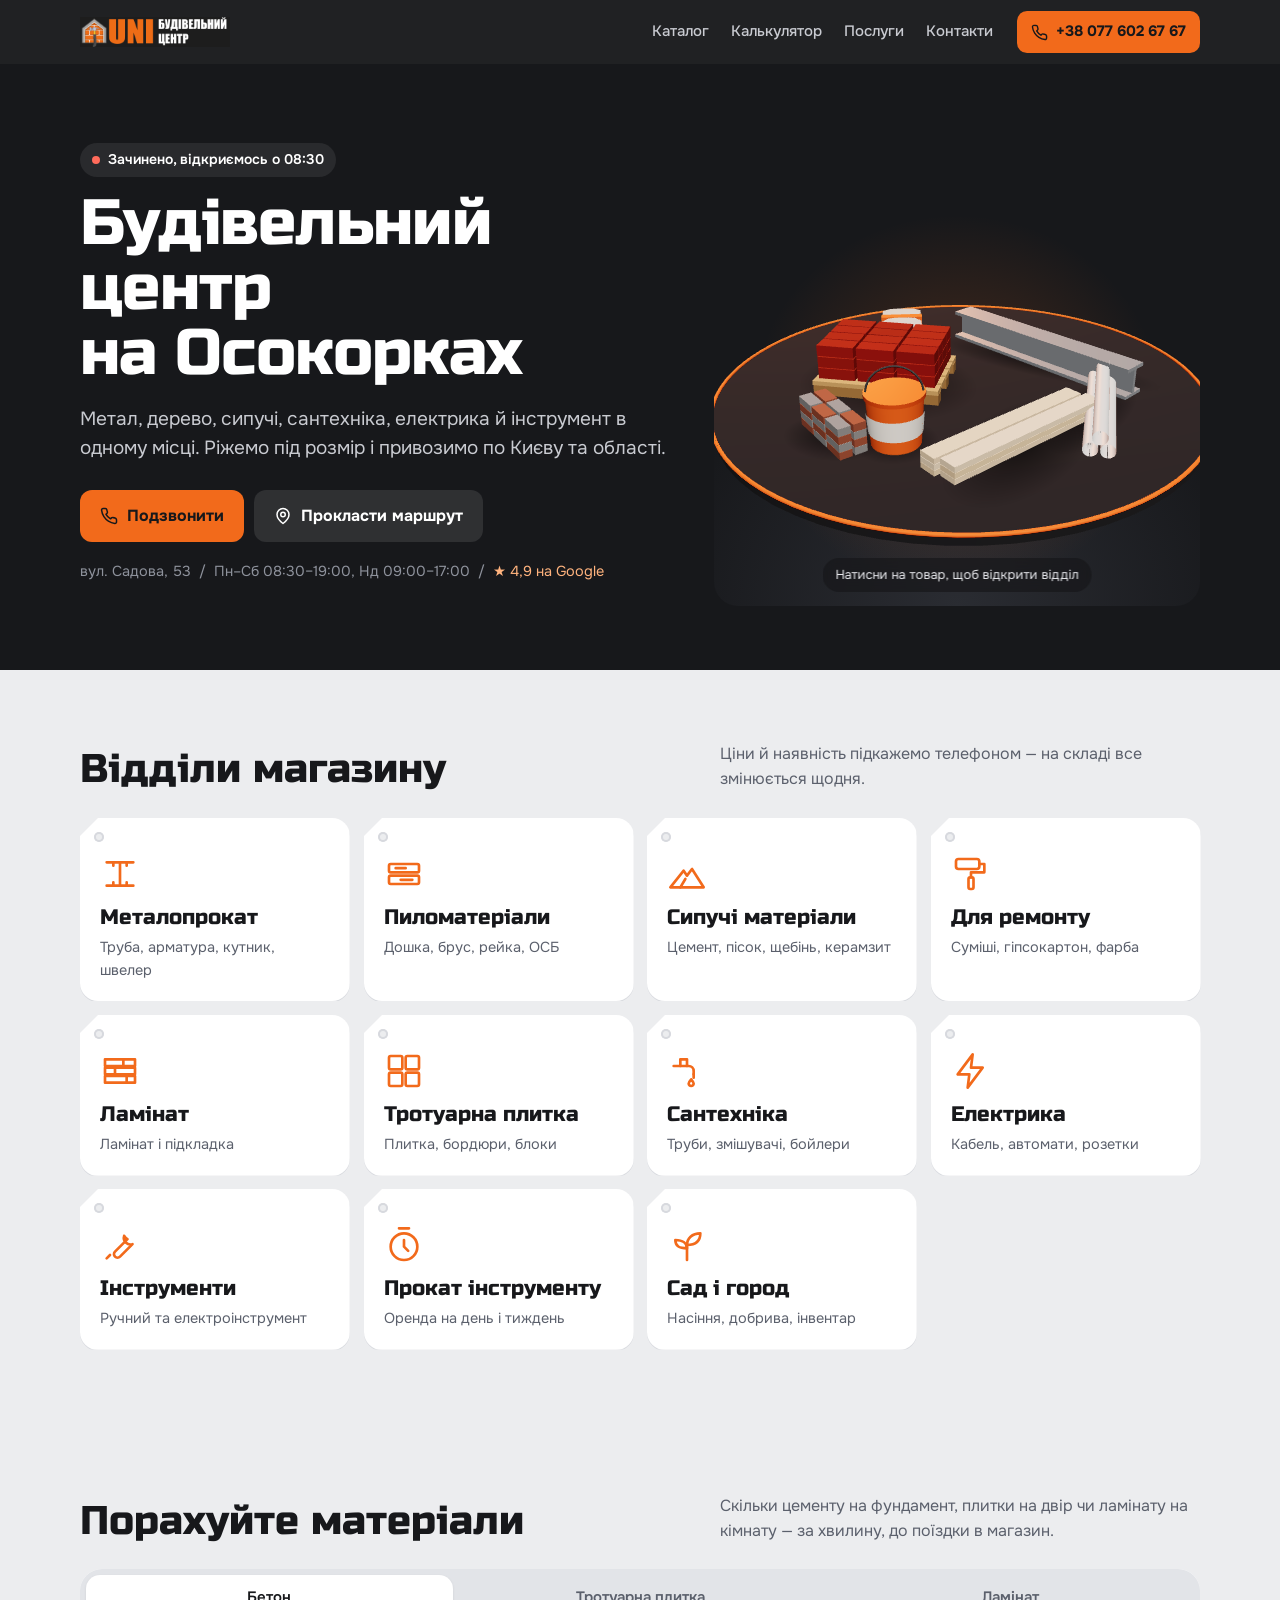
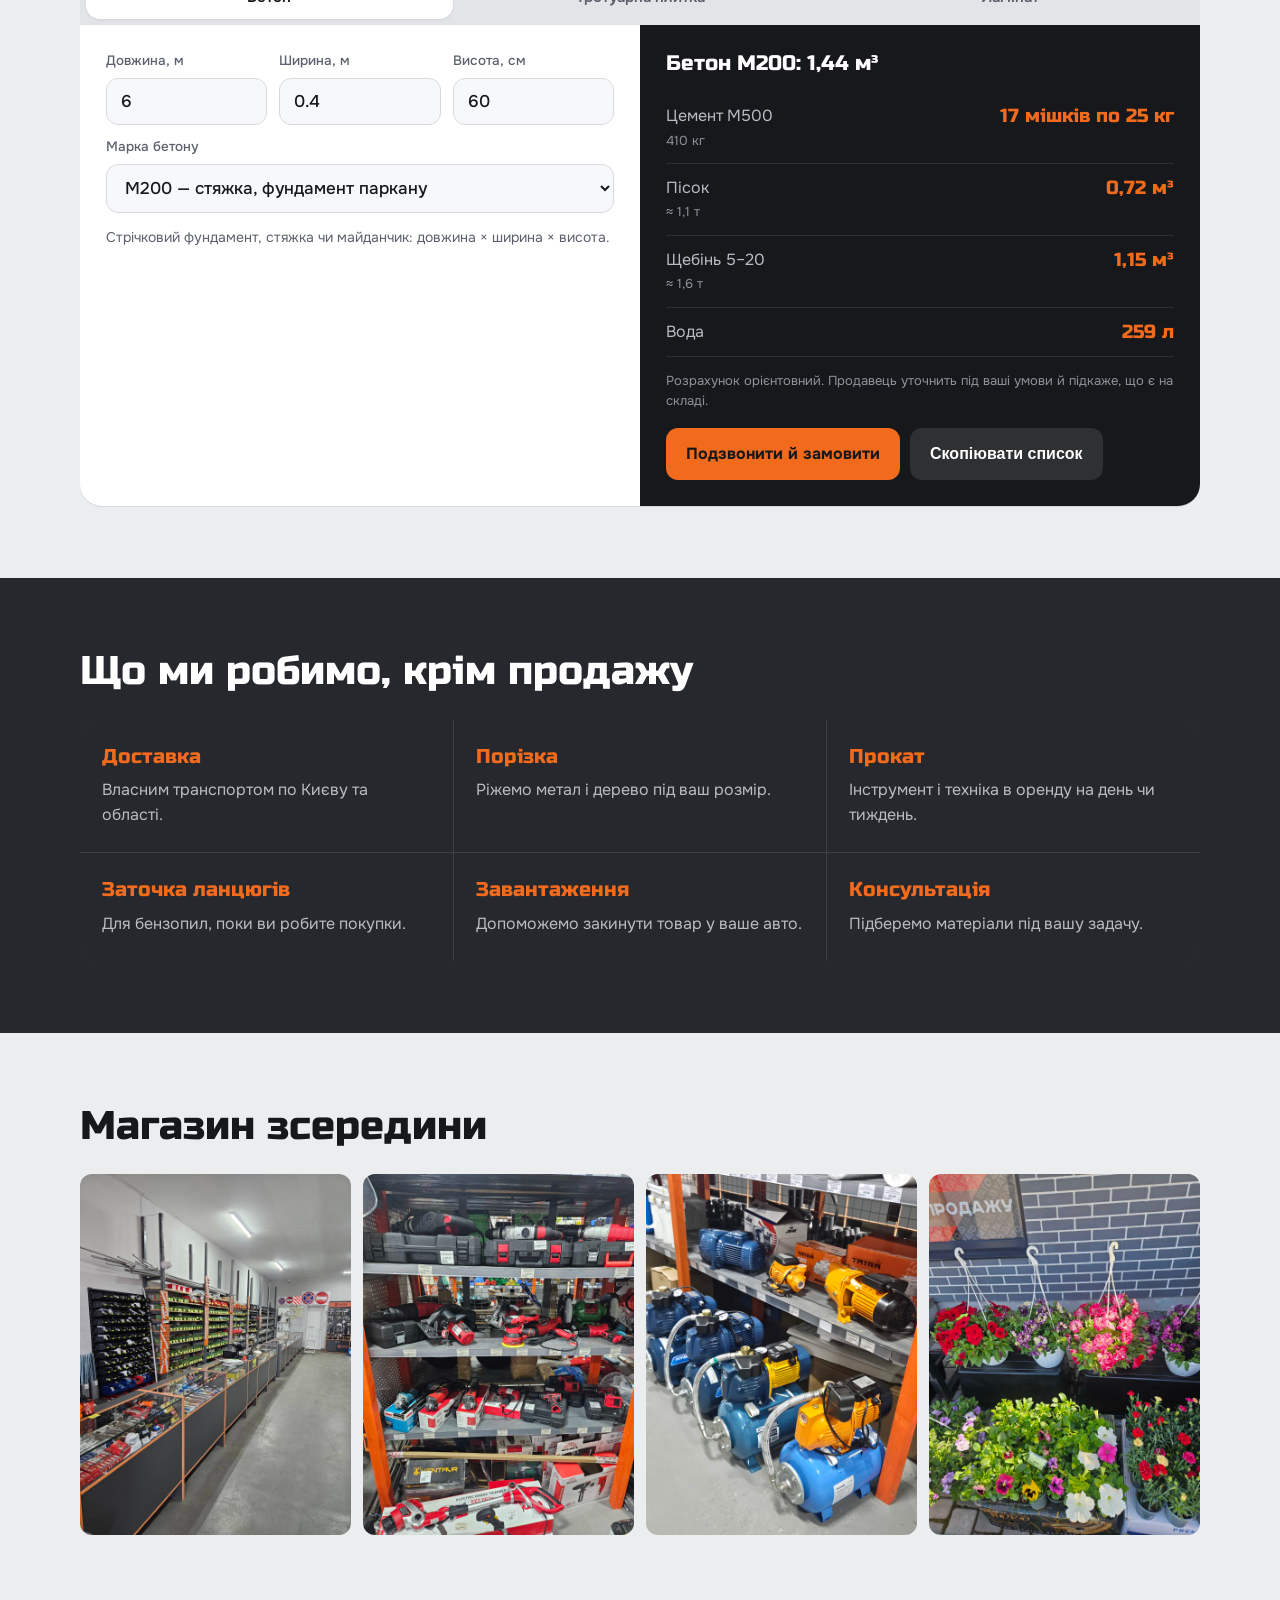
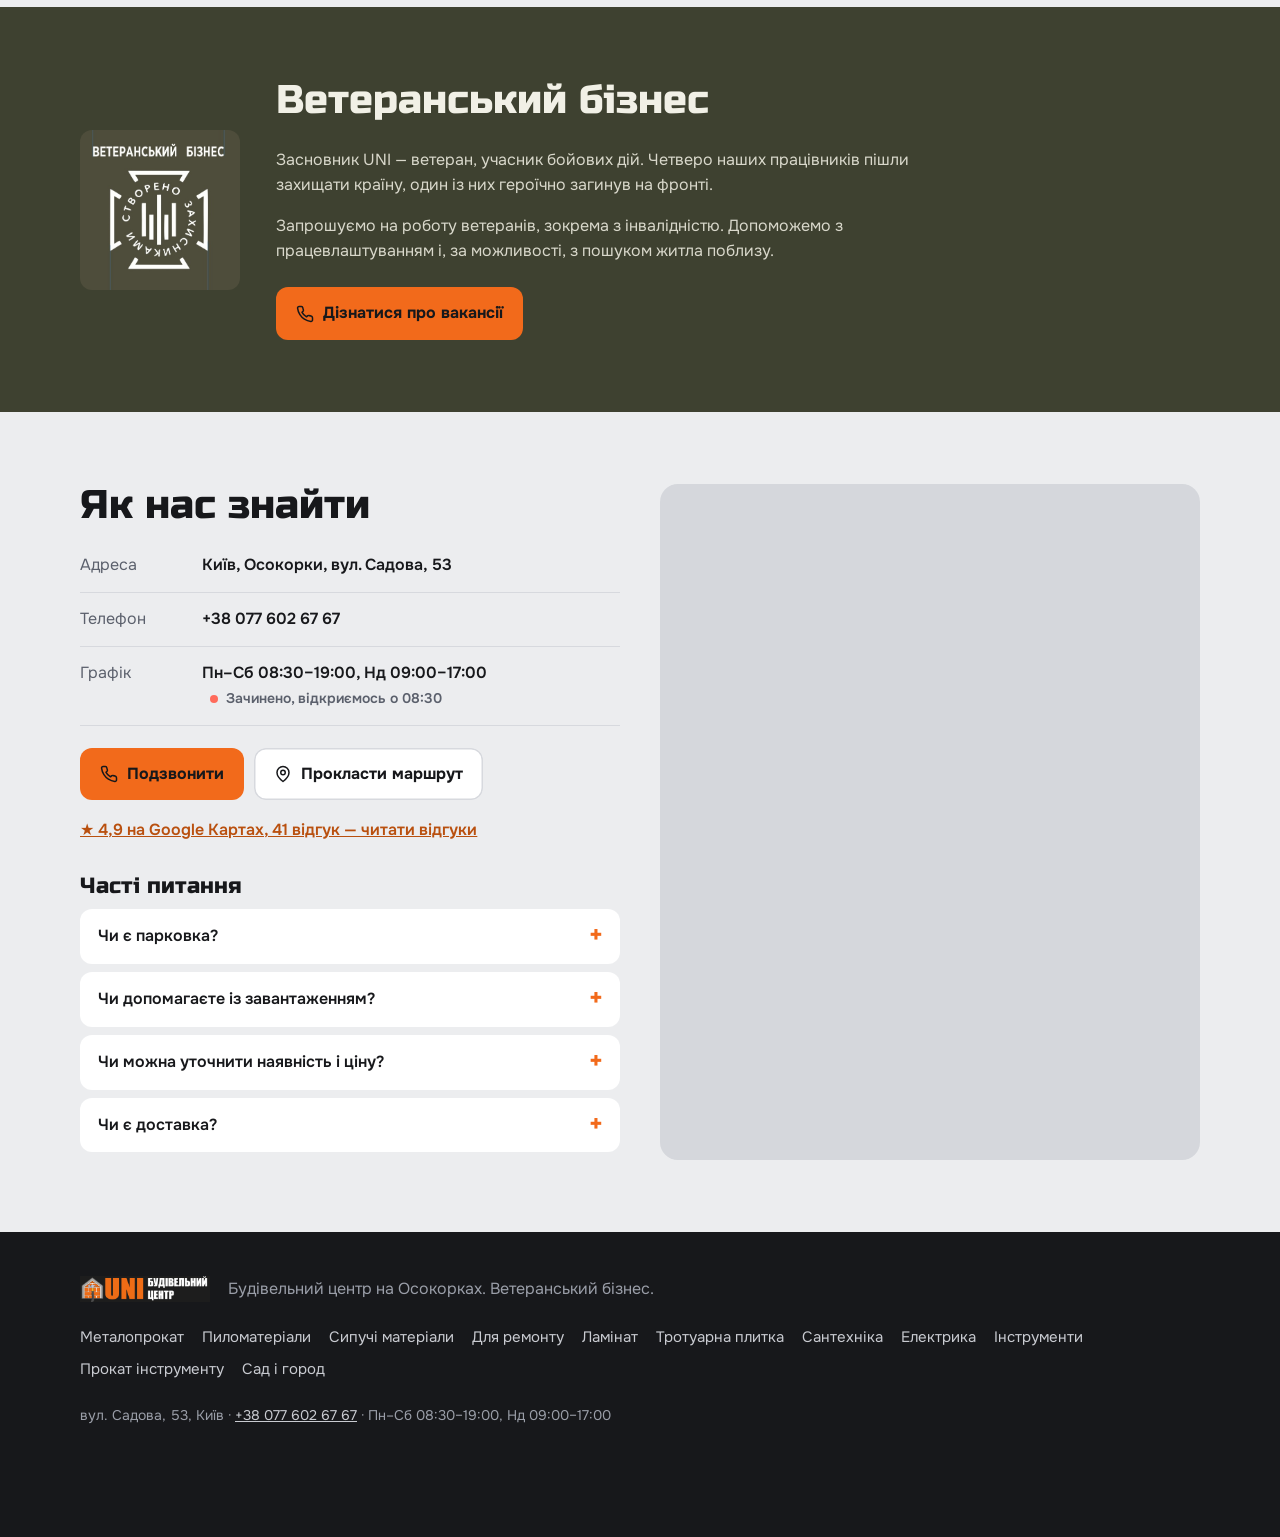
<file: index.html>
<!DOCTYPE html>
<html lang="uk">
<head>
<meta charset="utf-8">
<meta name="viewport" content="width=device-width,initial-scale=1">
<title>UNI — будівельний магазин на Осокорках, Київ</title>
<meta name="description" content="Будматеріали на Осокорках: металопрокат, пиломатеріали, сипучі, сантехніка, електрика, інструмент і прокат. Доставка по Києву та області. вул. Садова, 53.">
<link rel="canonical" href="https://6jenya.github.io/uni-store/">
<meta property="og:type" content="website">
<meta property="og:title" content="UNI — будівельний магазин на Осокорках, Київ">
<meta property="og:description" content="Будматеріали на Осокорках: металопрокат, пиломатеріали, сипучі, сантехніка, електрика, інструмент і прокат. Доставка по Києву та області. вул. Садова, 53.">
<meta property="og:image" content="https://6jenya.github.io/uni-store/images/og.jpg">
<meta name="theme-color" content="#17181B">
<link rel="icon" type="image/png" href="images/favicon.png">
<link rel="preconnect" href="https://fonts.googleapis.com"><link rel="preconnect" href="https://fonts.gstatic.com" crossorigin>
<link href="https://fonts.googleapis.com/css2?family=Onest:wght@400;500;600;700&family=Russo+One&display=swap" rel="stylesheet">
<link rel="stylesheet" href="styles.css?v=3">
<script type="application/ld+json">{"@context": "https://schema.org", "@type": "HardwareStore", "name": "UNI — будівельний центр", "url": "https://6jenya.github.io/uni-store/", "telephone": "+380776026767", "image": "https://6jenya.github.io/uni-store/images/photo4.jpg", "logo": "https://6jenya.github.io/uni-store/images/logo.jpg", "address": {"@type": "PostalAddress", "streetAddress": "вул. Садова, 53", "addressLocality": "Київ", "addressRegion": "Осокорки", "addressCountry": "UA"}, "geo": {"@type": "GeoCoordinates", "latitude": 50.3831069, "longitude": 30.6133799}, "openingHoursSpecification": [{"@type": "OpeningHoursSpecification", "dayOfWeek": ["Monday", "Tuesday", "Wednesday", "Thursday", "Friday", "Saturday"], "opens": "08:30", "closes": "19:00"}, {"@type": "OpeningHoursSpecification", "dayOfWeek": ["Sunday"], "opens": "09:00", "closes": "17:00"}]}</script>
</head>
<body><a class="skip" href="#main">До вмісту</a>
<header class="hdr"><div class="wrap hdr-in">
  <a class="brand" href="index.html" aria-label="UNI — на головну"><img src="images/logo.jpg" alt="UNI будівельний центр" width="160" height="32"></a>
  <nav class="nav" aria-label="Меню"><a href="#catalog">Каталог</a><a href="#calc-sec">Калькулятор</a><a href="#services">Послуги</a><a href="#contacts">Контакти</a></nav>
  <a class="hdr-call" href="tel:+380776026767"><svg viewBox="0 0 24 24" fill="none" stroke="currentColor" stroke-width="2" stroke-linecap="round" stroke-linejoin="round" aria-hidden="true"><path d="M22 16.9v3a2 2 0 0 1-2.2 2 19.8 19.8 0 0 1-8.6-3.1 19.5 19.5 0 0 1-6-6A19.8 19.8 0 0 1 2.1 4.2 2 2 0 0 1 4.1 2h3a2 2 0 0 1 2 1.7c.1.9.4 1.8.7 2.7a2 2 0 0 1-.5 2.1L8 9.8a16 16 0 0 0 6 6l1.3-1.3a2 2 0 0 1 2.1-.4c.9.3 1.8.6 2.7.7a2 2 0 0 1 1.7 2z"/></svg><span>+38 077 602 67 67</span></a>
</div></header>
<main id="main">
<section class="hero"><div class="wrap hero-in">
  <div class="hero-t">
    <p class="status-pill" data-status></p>
    <h1>Будівельний центр на&nbsp;Осокорках</h1>
    <p class="lead">Метал, дерево, сипучі, сантехніка, електрика й інструмент в одному місці. Ріжемо під розмір і привозимо по Києву та області.</p>
    <div class="btns"><a class="btn" href="tel:+380776026767"><svg viewBox="0 0 24 24" fill="none" stroke="currentColor" stroke-width="2" stroke-linecap="round" stroke-linejoin="round" aria-hidden="true"><path d="M22 16.9v3a2 2 0 0 1-2.2 2 19.8 19.8 0 0 1-8.6-3.1 19.5 19.5 0 0 1-6-6A19.8 19.8 0 0 1 2.1 4.2 2 2 0 0 1 4.1 2h3a2 2 0 0 1 2 1.7c.1.9.4 1.8.7 2.7a2 2 0 0 1-.5 2.1L8 9.8a16 16 0 0 0 6 6l1.3-1.3a2 2 0 0 1 2.1-.4c.9.3 1.8.6 2.7.7a2 2 0 0 1 1.7 2z"/></svg>Подзвонити</a><a class="btn ghost-d" href="https://www.google.com/maps/dir/?api=1&destination=50.3831069,30.6133799&destination_place_id=ChIJ-XjFNgDF1EARsE3lZlV7TGE" target="_blank" rel="noopener"><svg viewBox="0 0 24 24" fill="none" stroke="currentColor" stroke-width="2" stroke-linecap="round" stroke-linejoin="round" aria-hidden="true"><path d="M20 10c0 6-8 12-8 12s-8-6-8-12a8 8 0 0 1 16 0z"/><circle cx="12" cy="10" r="3"/></svg>Прокласти маршрут</a></div>
    <p class="addr">вул. Садова, 53 &nbsp;/&nbsp; Пн–Сб 08:30–19:00, Нд 09:00–17:00 &nbsp;/&nbsp; <a href="https://www.google.com/maps/search/?api=1&query=UNI%20%D0%B1%D1%83%D0%B4%D1%96%D0%B2%D0%B5%D0%BB%D1%8C%D0%BD%D0%B8%D0%B9%20%D1%86%D0%B5%D0%BD%D1%82%D1%80&query_place_id=ChIJ-XjFNgDF1EARsE3lZlV7TGE" target="_blank" rel="noopener">★ 4,9 на Google</a></p>
  </div>
  <div class="stage">
    <div id="scene3d" class="scene3d" role="img" aria-label="Тривимірна сцена: цегла на палеті, двотавр, дошки, цемент, фарба, труби й плитка"><img class="fallback" src="images/photo4.jpg" alt="" width="600" height="800"></div>
    <p class="scene-tip" id="scene-tip">Натисни на товар, щоб відкрити відділ</p>
  </div>
</div></section>
<section class="sec" id="catalog"><div class="wrap">
  <div class="sec-h"><h2 class="h2">Відділи магазину</h2><p>Ціни й наявність підкажемо телефоном — на складі все змінюється щодня.</p></div>
  <div class="tags"><a class="tag" href="metal.html"><span class="hole" aria-hidden="true"></span><svg class="ic" viewBox="0 0 24 24" fill="none" stroke="currentColor" stroke-width="1.7" stroke-linecap="round" stroke-linejoin="round" aria-hidden="true"><path d="M4 5h16M4 19h16M12 5v14M8 5v2M16 5v2M8 17v2M16 17v2"/></svg><b>Металопрокат</b><small>Труба, арматура, кутник, швелер</small></a><a class="tag" href="pilomaterialy.html"><span class="hole" aria-hidden="true"></span><svg class="ic" viewBox="0 0 24 24" fill="none" stroke="currentColor" stroke-width="1.7" stroke-linecap="round" stroke-linejoin="round" aria-hidden="true"><rect x="3" y="6" width="18" height="5" rx="1"/><rect x="3" y="13" width="18" height="5" rx="1"/><path d="M7 8.5h6M10 15.5h7"/></svg><b>Пиломатеріали</b><small>Дошка, брус, рейка, ОСБ</small></a><a class="tag" href="bulk.html"><span class="hole" aria-hidden="true"></span><svg class="ic" viewBox="0 0 24 24" fill="none" stroke="currentColor" stroke-width="1.7" stroke-linecap="round" stroke-linejoin="round" aria-hidden="true"><path d="M2 20h20L15 9l-3 4-2-3z"/><path d="M8 20l3-5"/></svg><b>Сипучі матеріали</b><small>Цемент, пісок, щебінь, керамзит</small></a><a class="tag" href="repair.html"><span class="hole" aria-hidden="true"></span><svg class="ic" viewBox="0 0 24 24" fill="none" stroke="currentColor" stroke-width="1.7" stroke-linecap="round" stroke-linejoin="round" aria-hidden="true"><rect x="3" y="3" width="14" height="6" rx="1.5"/><path d="M17 6h3v5h-8v3"/><rect x="10.5" y="14" width="3" height="7" rx="1"/></svg><b>Для ремонту</b><small>Суміші, гіпсокартон, фарба</small></a><a class="tag" href="laminat.html"><span class="hole" aria-hidden="true"></span><svg class="ic" viewBox="0 0 24 24" fill="none" stroke="currentColor" stroke-width="1.7" stroke-linecap="round" stroke-linejoin="round" aria-hidden="true"><path d="M3 5h11v4H3zM14 5h7v4h-7M3 10h6v4H3zM9 10h12v4H9M3 15h13v4H3zM16 15h5v4h-5"/></svg><b>Ламінат</b><small>Ламінат і підкладка</small></a><a class="tag" href="plitka.html"><span class="hole" aria-hidden="true"></span><svg class="ic" viewBox="0 0 24 24" fill="none" stroke="currentColor" stroke-width="1.7" stroke-linecap="round" stroke-linejoin="round" aria-hidden="true"><rect x="3" y="3" width="8" height="8" rx="1"/><rect x="13" y="3" width="8" height="8" rx="1"/><rect x="3" y="13" width="8" height="8" rx="1"/><rect x="13" y="13" width="8" height="8" rx="1"/></svg><b>Тротуарна плитка</b><small>Плитка, бордюри, блоки</small></a><a class="tag" href="santehnika.html"><span class="hole" aria-hidden="true"></span><svg class="ic" viewBox="0 0 24 24" fill="none" stroke="currentColor" stroke-width="1.7" stroke-linecap="round" stroke-linejoin="round" aria-hidden="true"><path d="M4 9h9a3 3 0 0 1 3 3v2"/><path d="M8 9V5h4v4M16 14v2"/><path d="M16 19.5c0 .8-.7 1.5-1.5 1.5S13 20.3 13 19.5 14.5 17 14.5 17s1.5 1.7 1.5 2.5z"/></svg><b>Сантехніка</b><small>Труби, змішувачі, бойлери</small></a><a class="tag" href="electric.html"><span class="hole" aria-hidden="true"></span><svg class="ic" viewBox="0 0 24 24" fill="none" stroke="currentColor" stroke-width="1.7" stroke-linecap="round" stroke-linejoin="round" aria-hidden="true"><path d="M13 2 4 14h7l-1 8 9-12h-7z"/></svg><b>Електрика</b><small>Кабель, автомати, розетки</small></a><a class="tag" href="instrument.html"><span class="hole" aria-hidden="true"></span><svg class="ic" viewBox="0 0 24 24" fill="none" stroke="currentColor" stroke-width="1.7" stroke-linecap="round" stroke-linejoin="round" aria-hidden="true"><path d="M14.5 6.5a4 4 0 0 0 5 5L12 19a2.1 2.1 0 0 1-3-3l7.5-7.5a4 4 0 0 1-2-2z"/><path d="m6 18-2 2"/></svg><b>Інструменти</b><small>Ручний та електроінструмент</small></a><a class="tag" href="rent.html"><span class="hole" aria-hidden="true"></span><svg class="ic" viewBox="0 0 24 24" fill="none" stroke="currentColor" stroke-width="1.7" stroke-linecap="round" stroke-linejoin="round" aria-hidden="true"><circle cx="12" cy="13" r="8"/><path d="M12 9v4l2.5 2.5M9 2h6"/></svg><b>Прокат інструменту</b><small>Оренда на день і тиждень</small></a><a class="tag" href="sad-gorod.html"><span class="hole" aria-hidden="true"></span><svg class="ic" viewBox="0 0 24 24" fill="none" stroke="currentColor" stroke-width="1.7" stroke-linecap="round" stroke-linejoin="round" aria-hidden="true"><path d="M12 21v-9"/><path d="M12 12c0-4 3-7 8-7 0 5-3 7-8 7z"/><path d="M12 14c0-3-2.5-5-7-5 0 4 2.5 5 7 5z"/></svg><b>Сад і город</b><small>Насіння, добрива, інвентар</small></a></div>
</div></section>
<section class="sec calc-sec" id="calc-sec"><div class="wrap">
  <div class="sec-h"><h2 class="h2">Порахуйте матеріали</h2><p>Скільки цементу на фундамент, плитки на двір чи ламінату на кімнату — за хвилину, до поїздки в магазин.</p></div>
  <div class="calc" id="calc" data-phone="+380776026767">
    <div class="c-tabs" role="tablist"><button role="tab" data-tab="concrete" aria-selected="true">Бетон</button><button role="tab" data-tab="tiles" aria-selected="false">Тротуарна плитка</button><button role="tab" data-tab="laminate" aria-selected="false">Ламінат</button></div>
    <div class="c-body">
      <div class="c-in">
        <div data-pane="concrete"><div class="c-grid">
          <label>Довжина, м<input id="c-l" inputmode="decimal" value="6"></label><label>Ширина, м<input id="c-w" inputmode="decimal" value="0.4"></label><label>Висота, см<input id="c-h" inputmode="decimal" value="60"></label>
          <label class="w">Марка бетону<select id="c-m"><option value="m150">М150 — підбетонка, доріжки</option><option value="m200" selected>М200 — стяжка, фундамент паркану</option><option value="m300">М300 — фундамент будинку</option></select></label>
        </div><p class="c-hint">Стрічковий фундамент, стяжка чи майданчик: довжина × ширина × висота.</p></div>
        <div data-pane="tiles" hidden><div class="c-grid">
          <label class="w">Площа, м²<input id="t-a" inputmode="decimal" value="20"></label>
          <label class="w">Плитка<select id="t-t"><option value="brick">Цеглинка 200×100 мм</option><option value="sq30">Квадрат 300×300 мм</option><option value="sq40">Квадрат 400×400 мм</option></select></label>
          <label class="w">Запас на підрізку<select id="t-z"><option value="5">5% — прямі доріжки</option><option value="10">10% — складна форма</option></select></label>
        </div></div>
        <div data-pane="laminate" hidden><div class="c-grid">
          <label>Довжина кімнати, м<input id="l-l" inputmode="decimal" value="4.5"></label><label>Ширина, м<input id="l-w" inputmode="decimal" value="3.2"></label>
          <label class="w">м² в упаковці<input id="l-p" inputmode="decimal" value="2.13"></label>
          <label class="chk w"><input type="checkbox" id="l-d"> Укладання по діагоналі</label>
        </div></div>
      </div>
      <div class="c-out" id="c-out" aria-live="polite"></div>
    </div>
  </div>
</div></section>
<section class="sec dark" id="services"><div class="wrap">
  <h2 class="h2">Що ми робимо, крім продажу</h2>
  <div class="svcs"><div class="svc"><b>Доставка</b><p>Власним транспортом по Києву та області.</p></div><div class="svc"><b>Порізка</b><p>Ріжемо метал і дерево під ваш розмір.</p></div><div class="svc"><b>Прокат</b><p>Інструмент і техніка в оренду на день чи тиждень.</p></div><div class="svc"><b>Заточка ланцюгів</b><p>Для бензопил, поки ви робите покупки.</p></div><div class="svc"><b>Завантаження</b><p>Допоможемо закинути товар у ваше авто.</p></div><div class="svc"><b>Консультація</b><p>Підберемо матеріали під вашу задачу.</p></div></div>
</div></section>
<section class="sec"><div class="wrap">
  <h2 class="h2">Магазин зсередини</h2>
  <div class="gal"><img src="images/photo4.jpg" alt="Торговий зал" loading="lazy" width="600" height="800"><img src="images/photo1.jpg" alt="Електроінструмент" loading="lazy" width="600" height="800"><img src="images/photo2.jpg" alt="Насоси й гідрофори" loading="lazy" width="600" height="800"><img src="images/photo3.jpg" alt="Квіти й розсада" loading="lazy" width="600" height="800"></div>
</div></section>
<section class="sec vet"><div class="wrap vet-in">
  <img src="images/veteran-business.jpg" alt="Знак «Ветеранський бізнес. Створено захисниками»" width="160" height="160" loading="lazy">
  <div><h2 class="h2">Ветеранський бізнес</h2>
  <p>Засновник UNI — ветеран, учасник бойових дій. Четверо наших працівників пішли захищати країну, один із них героїчно загинув на фронті.</p>
  <p>Запрошуємо на роботу ветеранів, зокрема з інвалідністю. Допоможемо з працевлаштуванням і, за можливості, з пошуком житла поблизу.</p>
  <a class="btn" href="tel:+380776026767"><svg viewBox="0 0 24 24" fill="none" stroke="currentColor" stroke-width="2" stroke-linecap="round" stroke-linejoin="round" aria-hidden="true"><path d="M22 16.9v3a2 2 0 0 1-2.2 2 19.8 19.8 0 0 1-8.6-3.1 19.5 19.5 0 0 1-6-6A19.8 19.8 0 0 1 2.1 4.2 2 2 0 0 1 4.1 2h3a2 2 0 0 1 2 1.7c.1.9.4 1.8.7 2.7a2 2 0 0 1-.5 2.1L8 9.8a16 16 0 0 0 6 6l1.3-1.3a2 2 0 0 1 2.1-.4c.9.3 1.8.6 2.7.7a2 2 0 0 1 1.7 2z"/></svg>Дізнатися про вакансії</a></div>
</div></section>
<section class="sec contacts" id="contacts"><div class="wrap grid2">
  <div>
    <h2 class="h2">Як нас знайти</h2>
    <dl class="info">
      <div><dt>Адреса</dt><dd>Київ, Осокорки, вул. Садова, 53</dd></div>
      <div><dt>Телефон</dt><dd><a href="tel:+380776026767">+38 077 602 67 67</a></dd></div>
      <div><dt>Графік</dt><dd>Пн–Сб 08:30–19:00, Нд 09:00–17:00 <span class="status" data-status></span></dd></div>
    </dl>
    <div class="btns"><a class="btn" href="tel:+380776026767"><svg viewBox="0 0 24 24" fill="none" stroke="currentColor" stroke-width="2" stroke-linecap="round" stroke-linejoin="round" aria-hidden="true"><path d="M22 16.9v3a2 2 0 0 1-2.2 2 19.8 19.8 0 0 1-8.6-3.1 19.5 19.5 0 0 1-6-6A19.8 19.8 0 0 1 2.1 4.2 2 2 0 0 1 4.1 2h3a2 2 0 0 1 2 1.7c.1.9.4 1.8.7 2.7a2 2 0 0 1-.5 2.1L8 9.8a16 16 0 0 0 6 6l1.3-1.3a2 2 0 0 1 2.1-.4c.9.3 1.8.6 2.7.7a2 2 0 0 1 1.7 2z"/></svg>Подзвонити</a><a class="btn ghost" href="https://www.google.com/maps/dir/?api=1&destination=50.3831069,30.6133799&destination_place_id=ChIJ-XjFNgDF1EARsE3lZlV7TGE" target="_blank" rel="noopener"><svg viewBox="0 0 24 24" fill="none" stroke="currentColor" stroke-width="2" stroke-linecap="round" stroke-linejoin="round" aria-hidden="true"><path d="M20 10c0 6-8 12-8 12s-8-6-8-12a8 8 0 0 1 16 0z"/><circle cx="12" cy="10" r="3"/></svg>Прокласти маршрут</a></div>
    <a class="lnk" href="https://www.google.com/maps/search/?api=1&query=UNI%20%D0%B1%D1%83%D0%B4%D1%96%D0%B2%D0%B5%D0%BB%D1%8C%D0%BD%D0%B8%D0%B9%20%D1%86%D0%B5%D0%BD%D1%82%D1%80&query_place_id=ChIJ-XjFNgDF1EARsE3lZlV7TGE" target="_blank" rel="noopener">★ 4,9 на Google Картах, 41 відгук — читати відгуки</a>
    <div class="faq"><h3>Часті питання</h3><details><summary>Чи є парковка?</summary><p>Так, біля магазину велика парковка і зручний заїзд.</p></details><details><summary>Чи допомагаєте із завантаженням?</summary><p>Так, допоможемо завантажити товар у ваше авто.</p></details><details><summary>Чи можна уточнити наявність і ціну?</summary><p>Так, зателефонуйте за номером +38 077 602 67 67 — підкажемо, що є на складі, і порахуємо вартість.</p></details><details><summary>Чи є доставка?</summary><p>Так, власним транспортом по Києву та Київській області. Вартість залежить від адреси й обсягу.</p></details></div>
  </div>
  <div class="map"><iframe title="UNI на карті" loading="lazy" src="https://maps.google.com/maps?q=UNI%20%D0%A1%D0%B0%D0%B4%D0%BE%D0%B2%D0%B0%2053%20%D0%9A%D0%B8%D1%97%D0%B2&ll=50.3831069,30.6133799&z=16&output=embed" referrerpolicy="no-referrer-when-downgrade"></iframe></div>
</div></section></main>
<footer class="ftr"><div class="wrap">
  <div class="ftr-top"><img src="images/logo.jpg" alt="UNI" width="140" height="28"><p>Будівельний центр на Осокорках. Ветеранський бізнес.</p></div>
  <nav class="ftr-links" aria-label="Відділи"><a href="metal.html">Металопрокат</a><a href="pilomaterialy.html">Пиломатеріали</a><a href="bulk.html">Сипучі матеріали</a><a href="repair.html">Для ремонту</a><a href="laminat.html">Ламінат</a><a href="plitka.html">Тротуарна плитка</a><a href="santehnika.html">Сантехніка</a><a href="electric.html">Електрика</a><a href="instrument.html">Інструменти</a><a href="rent.html">Прокат інструменту</a><a href="sad-gorod.html">Сад і город</a></nav>
  <p class="ftr-c">вул. Садова, 53, Київ · <a href="tel:+380776026767">+38 077 602 67 67</a> · Пн–Сб 08:30–19:00, Нд 09:00–17:00</p>
</div></footer>
<div class="dock"><a class="btn" href="tel:+380776026767"><svg viewBox="0 0 24 24" fill="none" stroke="currentColor" stroke-width="2" stroke-linecap="round" stroke-linejoin="round" aria-hidden="true"><path d="M22 16.9v3a2 2 0 0 1-2.2 2 19.8 19.8 0 0 1-8.6-3.1 19.5 19.5 0 0 1-6-6A19.8 19.8 0 0 1 2.1 4.2 2 2 0 0 1 4.1 2h3a2 2 0 0 1 2 1.7c.1.9.4 1.8.7 2.7a2 2 0 0 1-.5 2.1L8 9.8a16 16 0 0 0 6 6l1.3-1.3a2 2 0 0 1 2.1-.4c.9.3 1.8.6 2.7.7a2 2 0 0 1 1.7 2z"/></svg>Подзвонити</a><a class="btn ghost" href="https://www.google.com/maps/dir/?api=1&destination=50.3831069,30.6133799&destination_place_id=ChIJ-XjFNgDF1EARsE3lZlV7TGE" target="_blank" rel="noopener"><svg viewBox="0 0 24 24" fill="none" stroke="currentColor" stroke-width="2" stroke-linecap="round" stroke-linejoin="round" aria-hidden="true"><path d="M20 10c0 6-8 12-8 12s-8-6-8-12a8 8 0 0 1 16 0z"/><circle cx="12" cy="10" r="3"/></svg>Маршрут</a></div>
<script src="js/calc.js?v=1" defer></script>
<script type="module" src="js/scene.js?v=1"></script>
<script>
(() => {
  const f = new Intl.DateTimeFormat('uk-UA', {timeZone: 'Europe/Kyiv', hour: '2-digit', minute: '2-digit', hour12: false});
  const [h, m] = f.format(new Date()).split(':').map(Number), t = h * 60 + m;
  const day = new Intl.DateTimeFormat('en-US', {timeZone: 'Europe/Kyiv', weekday: 'short'}).format(new Date());
  const mm = s => +s.slice(0, 2) * 60 + +s.slice(3), sun = day === 'Sun', sat = day === 'Sat';
  const oS = sun ? '09:00' : '08:30', cS = sun ? '17:00' : '19:00', o = mm(oS), c = mm(cS), open = t >= o && t < c;
  const next = t < o ? oS : (sat ? '09:00' : '08:30');
  const txt = open ? (c - t <= 60 ? `Відкрито, зачиняємось о ${cS}` : `Відкрито до ${cS}`) : `Зачинено, відкриємось ${t < o ? 'о' : 'завтра о'} ${next}`;
  document.querySelectorAll('[data-status]').forEach(el => { el.textContent = txt; el.classList.add(open ? 'on' : 'off'); });
})();
</script>
</body>
</html>
</file>
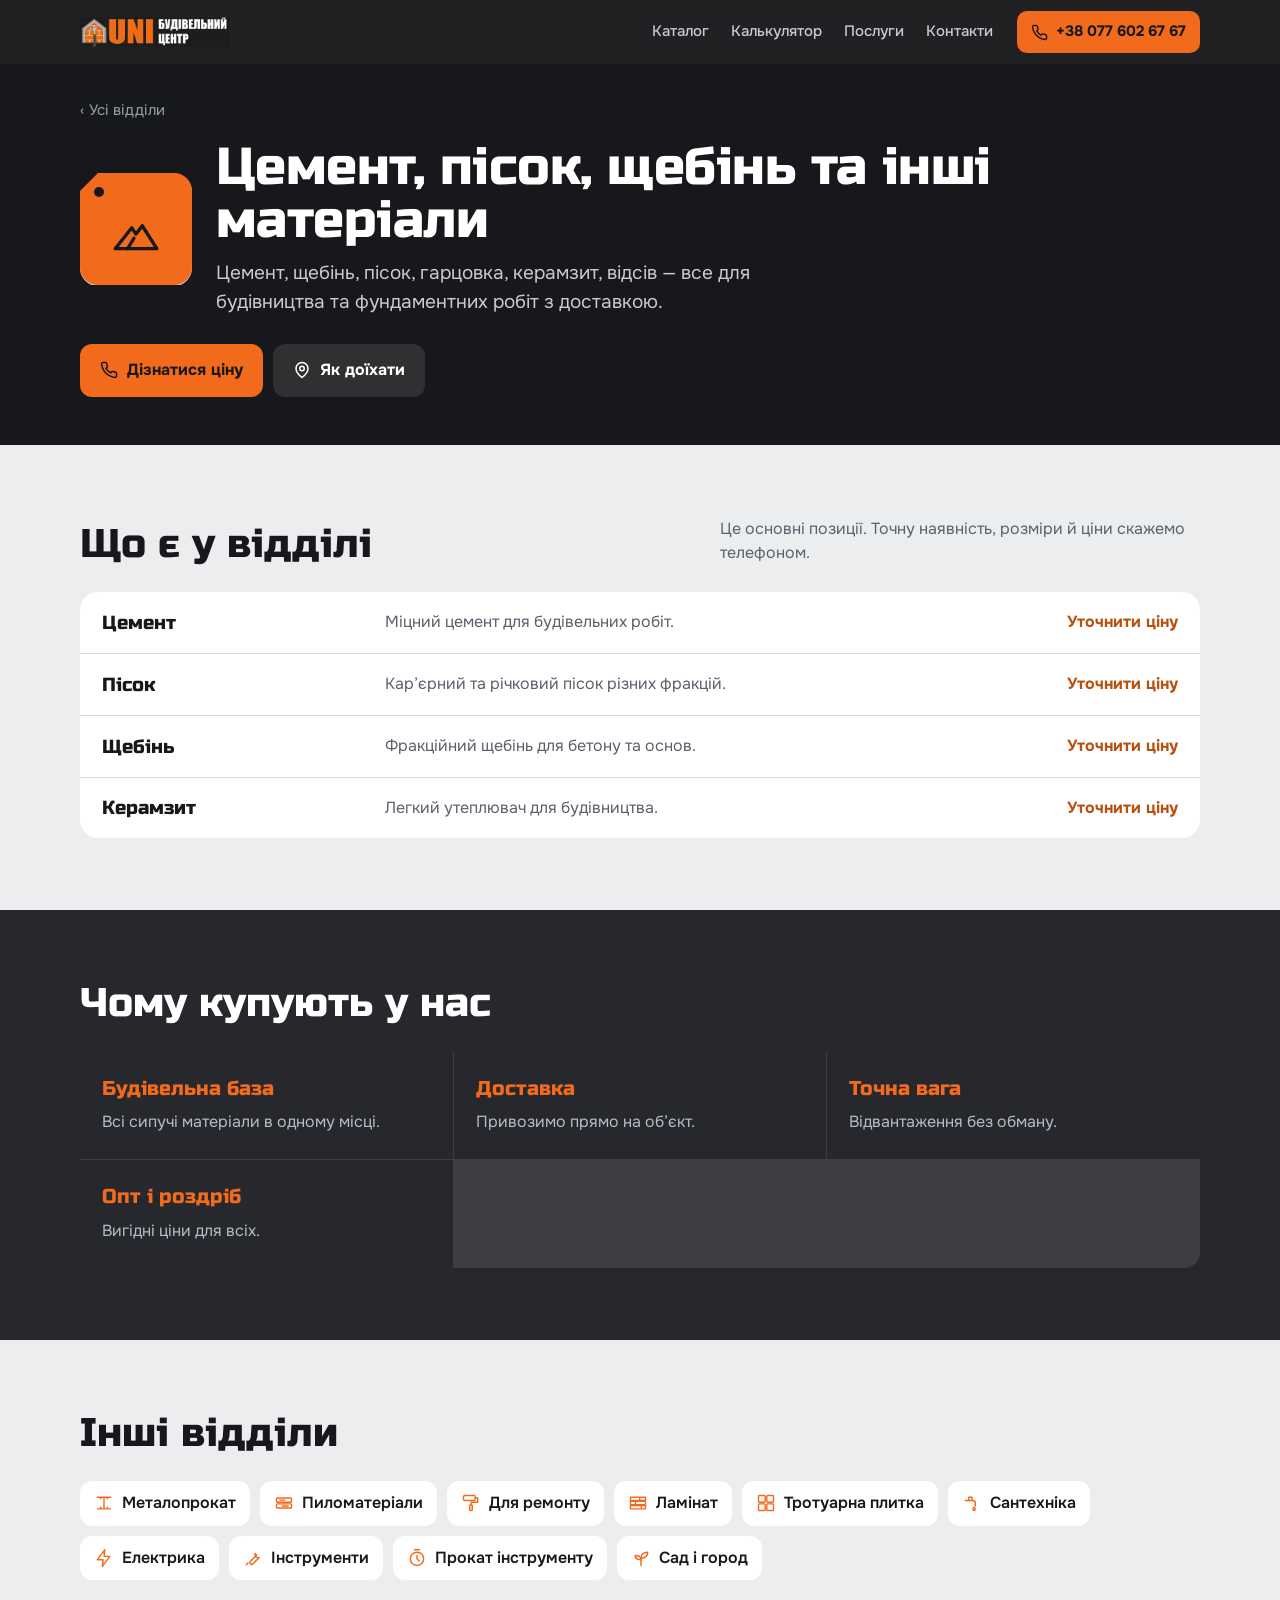
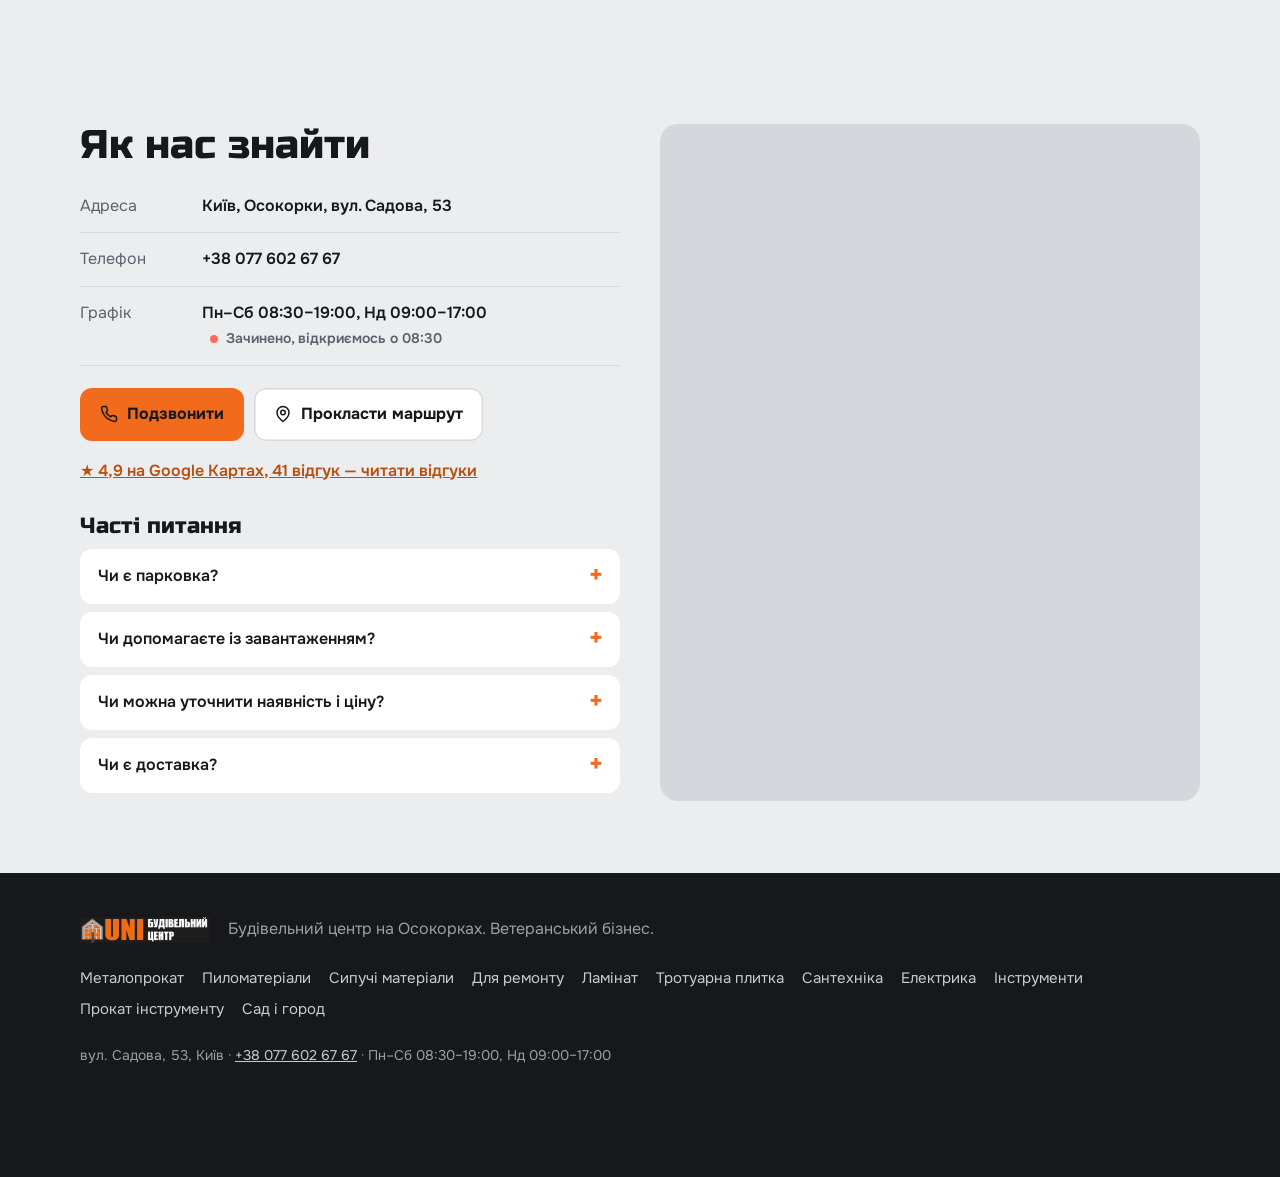
<file: bulk.html>
<!DOCTYPE html>
<html lang="uk">
<head>
<meta charset="utf-8">
<meta name="viewport" content="width=device-width,initial-scale=1">
<title>Сипучі матеріали на Осокорках — UNI, Київ</title>
<meta name="description" content="Сипучі матеріали в UNI на Осокорках: Цемент, щебінь, пісок, гарцовка, керамзит, відсів — все для будівництва та фундаментних робіт з доставкою.">
<link rel="canonical" href="https://6jenya.github.io/uni-store/bulk.html">
<meta property="og:type" content="website">
<meta property="og:title" content="Сипучі матеріали на Осокорках — UNI, Київ">
<meta property="og:description" content="Сипучі матеріали в UNI на Осокорках: Цемент, щебінь, пісок, гарцовка, керамзит, відсів — все для будівництва та фундаментних робіт з доставкою.">
<meta property="og:image" content="https://6jenya.github.io/uni-store/images/og.jpg">
<meta name="theme-color" content="#17181B">
<link rel="icon" type="image/png" href="images/favicon.png">
<link rel="preconnect" href="https://fonts.googleapis.com"><link rel="preconnect" href="https://fonts.gstatic.com" crossorigin>
<link href="https://fonts.googleapis.com/css2?family=Onest:wght@400;500;600;700&family=Russo+One&display=swap" rel="stylesheet">
<link rel="stylesheet" href="styles.css?v=3">
<script type="application/ld+json">{"@context": "https://schema.org", "@type": "HardwareStore", "name": "UNI — будівельний центр", "url": "https://6jenya.github.io/uni-store/", "telephone": "+380776026767", "image": "https://6jenya.github.io/uni-store/images/photo4.jpg", "logo": "https://6jenya.github.io/uni-store/images/logo.jpg", "address": {"@type": "PostalAddress", "streetAddress": "вул. Садова, 53", "addressLocality": "Київ", "addressRegion": "Осокорки", "addressCountry": "UA"}, "geo": {"@type": "GeoCoordinates", "latitude": 50.3831069, "longitude": 30.6133799}, "openingHoursSpecification": [{"@type": "OpeningHoursSpecification", "dayOfWeek": ["Monday", "Tuesday", "Wednesday", "Thursday", "Friday", "Saturday"], "opens": "08:30", "closes": "19:00"}, {"@type": "OpeningHoursSpecification", "dayOfWeek": ["Sunday"], "opens": "09:00", "closes": "17:00"}]}</script>
</head>
<body><a class="skip" href="#main">До вмісту</a>
<header class="hdr"><div class="wrap hdr-in">
  <a class="brand" href="index.html" aria-label="UNI — на головну"><img src="images/logo.jpg" alt="UNI будівельний центр" width="160" height="32"></a>
  <nav class="nav" aria-label="Меню"><a href="index.html#catalog">Каталог</a><a href="index.html#calc-sec">Калькулятор</a><a href="index.html#services">Послуги</a><a href="index.html#contacts">Контакти</a></nav>
  <a class="hdr-call" href="tel:+380776026767"><svg viewBox="0 0 24 24" fill="none" stroke="currentColor" stroke-width="2" stroke-linecap="round" stroke-linejoin="round" aria-hidden="true"><path d="M22 16.9v3a2 2 0 0 1-2.2 2 19.8 19.8 0 0 1-8.6-3.1 19.5 19.5 0 0 1-6-6A19.8 19.8 0 0 1 2.1 4.2 2 2 0 0 1 4.1 2h3a2 2 0 0 1 2 1.7c.1.9.4 1.8.7 2.7a2 2 0 0 1-.5 2.1L8 9.8a16 16 0 0 0 6 6l1.3-1.3a2 2 0 0 1 2.1-.4c.9.3 1.8.6 2.7.7a2 2 0 0 1 1.7 2z"/></svg><span>+38 077 602 67 67</span></a>
</div></header>
<main id="main">
<section class="hero cat"><div class="wrap">
  <a class="back" href="index.html#catalog">Усі відділи</a>
  <div class="cat-h"><span class="tag big" aria-hidden="true"><span class="hole"></span><svg class="ic" viewBox="0 0 24 24" fill="none" stroke="currentColor" stroke-width="1.7" stroke-linecap="round" stroke-linejoin="round" aria-hidden="true"><path d="M2 20h20L15 9l-3 4-2-3z"/><path d="M8 20l3-5"/></svg></span>
  <div><h1>Цемент, пісок, щебінь та інші матеріали</h1><p class="lead">Цемент, щебінь, пісок, гарцовка, керамзит, відсів — все для будівництва та фундаментних робіт з доставкою.</p></div></div>
  <div class="btns"><a class="btn" href="tel:+380776026767"><svg viewBox="0 0 24 24" fill="none" stroke="currentColor" stroke-width="2" stroke-linecap="round" stroke-linejoin="round" aria-hidden="true"><path d="M22 16.9v3a2 2 0 0 1-2.2 2 19.8 19.8 0 0 1-8.6-3.1 19.5 19.5 0 0 1-6-6A19.8 19.8 0 0 1 2.1 4.2 2 2 0 0 1 4.1 2h3a2 2 0 0 1 2 1.7c.1.9.4 1.8.7 2.7a2 2 0 0 1-.5 2.1L8 9.8a16 16 0 0 0 6 6l1.3-1.3a2 2 0 0 1 2.1-.4c.9.3 1.8.6 2.7.7a2 2 0 0 1 1.7 2z"/></svg>Дізнатися ціну</a><a class="btn ghost-d" href="https://www.google.com/maps/dir/?api=1&destination=50.3831069,30.6133799&destination_place_id=ChIJ-XjFNgDF1EARsE3lZlV7TGE" target="_blank" rel="noopener"><svg viewBox="0 0 24 24" fill="none" stroke="currentColor" stroke-width="2" stroke-linecap="round" stroke-linejoin="round" aria-hidden="true"><path d="M20 10c0 6-8 12-8 12s-8-6-8-12a8 8 0 0 1 16 0z"/><circle cx="12" cy="10" r="3"/></svg>Як доїхати</a></div>
</div></section>
<section class="sec"><div class="wrap">
  <div class="sec-h"><h2 class="h2">Що є у відділі</h2><p>Це основні позиції. Точну наявність, розміри й ціни скажемо телефоном.</p></div>
  <ul class="items"><li><b>Цемент</b><span>Міцний цемент для будівельних робіт.</span><a href="tel:+380776026767">Уточнити ціну</a></li><li><b>Пісок</b><span>Кар’єрний та річковий пісок різних фракцій.</span><a href="tel:+380776026767">Уточнити ціну</a></li><li><b>Щебінь</b><span>Фракційний щебінь для бетону та основ.</span><a href="tel:+380776026767">Уточнити ціну</a></li><li><b>Керамзит</b><span>Легкий утеплювач для будівництва.</span><a href="tel:+380776026767">Уточнити ціну</a></li></ul>
</div></section>
<section class="sec dark"><div class="wrap"><h2 class="h2">Чому купують у нас</h2><div class="svcs"><div class="svc"><b>Будівельна база</b><p>Всі сипучі матеріали в одному місці.</p></div><div class="svc"><b>Доставка</b><p>Привозимо прямо на об’єкт.</p></div><div class="svc"><b>Точна вага</b><p>Відвантаження без обману.</p></div><div class="svc"><b>Опт і роздріб</b><p>Вигідні ціни для всіх.</p></div></div></div></section>
<section class="sec"><div class="wrap"><h2 class="h2">Інші відділи</h2><div class="others"><a href="metal.html"><svg class="ic-s" viewBox="0 0 24 24" fill="none" stroke="currentColor" stroke-width="1.7" stroke-linecap="round" stroke-linejoin="round" aria-hidden="true"><path d="M4 5h16M4 19h16M12 5v14M8 5v2M16 5v2M8 17v2M16 17v2"/></svg>Металопрокат</a><a href="pilomaterialy.html"><svg class="ic-s" viewBox="0 0 24 24" fill="none" stroke="currentColor" stroke-width="1.7" stroke-linecap="round" stroke-linejoin="round" aria-hidden="true"><rect x="3" y="6" width="18" height="5" rx="1"/><rect x="3" y="13" width="18" height="5" rx="1"/><path d="M7 8.5h6M10 15.5h7"/></svg>Пиломатеріали</a><a href="repair.html"><svg class="ic-s" viewBox="0 0 24 24" fill="none" stroke="currentColor" stroke-width="1.7" stroke-linecap="round" stroke-linejoin="round" aria-hidden="true"><rect x="3" y="3" width="14" height="6" rx="1.5"/><path d="M17 6h3v5h-8v3"/><rect x="10.5" y="14" width="3" height="7" rx="1"/></svg>Для ремонту</a><a href="laminat.html"><svg class="ic-s" viewBox="0 0 24 24" fill="none" stroke="currentColor" stroke-width="1.7" stroke-linecap="round" stroke-linejoin="round" aria-hidden="true"><path d="M3 5h11v4H3zM14 5h7v4h-7M3 10h6v4H3zM9 10h12v4H9M3 15h13v4H3zM16 15h5v4h-5"/></svg>Ламінат</a><a href="plitka.html"><svg class="ic-s" viewBox="0 0 24 24" fill="none" stroke="currentColor" stroke-width="1.7" stroke-linecap="round" stroke-linejoin="round" aria-hidden="true"><rect x="3" y="3" width="8" height="8" rx="1"/><rect x="13" y="3" width="8" height="8" rx="1"/><rect x="3" y="13" width="8" height="8" rx="1"/><rect x="13" y="13" width="8" height="8" rx="1"/></svg>Тротуарна плитка</a><a href="santehnika.html"><svg class="ic-s" viewBox="0 0 24 24" fill="none" stroke="currentColor" stroke-width="1.7" stroke-linecap="round" stroke-linejoin="round" aria-hidden="true"><path d="M4 9h9a3 3 0 0 1 3 3v2"/><path d="M8 9V5h4v4M16 14v2"/><path d="M16 19.5c0 .8-.7 1.5-1.5 1.5S13 20.3 13 19.5 14.5 17 14.5 17s1.5 1.7 1.5 2.5z"/></svg>Сантехніка</a><a href="electric.html"><svg class="ic-s" viewBox="0 0 24 24" fill="none" stroke="currentColor" stroke-width="1.7" stroke-linecap="round" stroke-linejoin="round" aria-hidden="true"><path d="M13 2 4 14h7l-1 8 9-12h-7z"/></svg>Електрика</a><a href="instrument.html"><svg class="ic-s" viewBox="0 0 24 24" fill="none" stroke="currentColor" stroke-width="1.7" stroke-linecap="round" stroke-linejoin="round" aria-hidden="true"><path d="M14.5 6.5a4 4 0 0 0 5 5L12 19a2.1 2.1 0 0 1-3-3l7.5-7.5a4 4 0 0 1-2-2z"/><path d="m6 18-2 2"/></svg>Інструменти</a><a href="rent.html"><svg class="ic-s" viewBox="0 0 24 24" fill="none" stroke="currentColor" stroke-width="1.7" stroke-linecap="round" stroke-linejoin="round" aria-hidden="true"><circle cx="12" cy="13" r="8"/><path d="M12 9v4l2.5 2.5M9 2h6"/></svg>Прокат інструменту</a><a href="sad-gorod.html"><svg class="ic-s" viewBox="0 0 24 24" fill="none" stroke="currentColor" stroke-width="1.7" stroke-linecap="round" stroke-linejoin="round" aria-hidden="true"><path d="M12 21v-9"/><path d="M12 12c0-4 3-7 8-7 0 5-3 7-8 7z"/><path d="M12 14c0-3-2.5-5-7-5 0 4 2.5 5 7 5z"/></svg>Сад і город</a></div></div></section>
<section class="sec contacts" id="contacts"><div class="wrap grid2">
  <div>
    <h2 class="h2">Як нас знайти</h2>
    <dl class="info">
      <div><dt>Адреса</dt><dd>Київ, Осокорки, вул. Садова, 53</dd></div>
      <div><dt>Телефон</dt><dd><a href="tel:+380776026767">+38 077 602 67 67</a></dd></div>
      <div><dt>Графік</dt><dd>Пн–Сб 08:30–19:00, Нд 09:00–17:00 <span class="status" data-status></span></dd></div>
    </dl>
    <div class="btns"><a class="btn" href="tel:+380776026767"><svg viewBox="0 0 24 24" fill="none" stroke="currentColor" stroke-width="2" stroke-linecap="round" stroke-linejoin="round" aria-hidden="true"><path d="M22 16.9v3a2 2 0 0 1-2.2 2 19.8 19.8 0 0 1-8.6-3.1 19.5 19.5 0 0 1-6-6A19.8 19.8 0 0 1 2.1 4.2 2 2 0 0 1 4.1 2h3a2 2 0 0 1 2 1.7c.1.9.4 1.8.7 2.7a2 2 0 0 1-.5 2.1L8 9.8a16 16 0 0 0 6 6l1.3-1.3a2 2 0 0 1 2.1-.4c.9.3 1.8.6 2.7.7a2 2 0 0 1 1.7 2z"/></svg>Подзвонити</a><a class="btn ghost" href="https://www.google.com/maps/dir/?api=1&destination=50.3831069,30.6133799&destination_place_id=ChIJ-XjFNgDF1EARsE3lZlV7TGE" target="_blank" rel="noopener"><svg viewBox="0 0 24 24" fill="none" stroke="currentColor" stroke-width="2" stroke-linecap="round" stroke-linejoin="round" aria-hidden="true"><path d="M20 10c0 6-8 12-8 12s-8-6-8-12a8 8 0 0 1 16 0z"/><circle cx="12" cy="10" r="3"/></svg>Прокласти маршрут</a></div>
    <a class="lnk" href="https://www.google.com/maps/search/?api=1&query=UNI%20%D0%B1%D1%83%D0%B4%D1%96%D0%B2%D0%B5%D0%BB%D1%8C%D0%BD%D0%B8%D0%B9%20%D1%86%D0%B5%D0%BD%D1%82%D1%80&query_place_id=ChIJ-XjFNgDF1EARsE3lZlV7TGE" target="_blank" rel="noopener">★ 4,9 на Google Картах, 41 відгук — читати відгуки</a>
    <div class="faq"><h3>Часті питання</h3><details><summary>Чи є парковка?</summary><p>Так, біля магазину велика парковка і зручний заїзд.</p></details><details><summary>Чи допомагаєте із завантаженням?</summary><p>Так, допоможемо завантажити товар у ваше авто.</p></details><details><summary>Чи можна уточнити наявність і ціну?</summary><p>Так, зателефонуйте за номером +38 077 602 67 67 — підкажемо, що є на складі, і порахуємо вартість.</p></details><details><summary>Чи є доставка?</summary><p>Так, власним транспортом по Києву та Київській області. Вартість залежить від адреси й обсягу.</p></details></div>
  </div>
  <div class="map"><iframe title="UNI на карті" loading="lazy" src="https://maps.google.com/maps?q=UNI%20%D0%A1%D0%B0%D0%B4%D0%BE%D0%B2%D0%B0%2053%20%D0%9A%D0%B8%D1%97%D0%B2&ll=50.3831069,30.6133799&z=16&output=embed" referrerpolicy="no-referrer-when-downgrade"></iframe></div>
</div></section></main>
<footer class="ftr"><div class="wrap">
  <div class="ftr-top"><img src="images/logo.jpg" alt="UNI" width="140" height="28"><p>Будівельний центр на Осокорках. Ветеранський бізнес.</p></div>
  <nav class="ftr-links" aria-label="Відділи"><a href="metal.html">Металопрокат</a><a href="pilomaterialy.html">Пиломатеріали</a><a href="bulk.html">Сипучі матеріали</a><a href="repair.html">Для ремонту</a><a href="laminat.html">Ламінат</a><a href="plitka.html">Тротуарна плитка</a><a href="santehnika.html">Сантехніка</a><a href="electric.html">Електрика</a><a href="instrument.html">Інструменти</a><a href="rent.html">Прокат інструменту</a><a href="sad-gorod.html">Сад і город</a></nav>
  <p class="ftr-c">вул. Садова, 53, Київ · <a href="tel:+380776026767">+38 077 602 67 67</a> · Пн–Сб 08:30–19:00, Нд 09:00–17:00</p>
</div></footer>
<div class="dock"><a class="btn" href="tel:+380776026767"><svg viewBox="0 0 24 24" fill="none" stroke="currentColor" stroke-width="2" stroke-linecap="round" stroke-linejoin="round" aria-hidden="true"><path d="M22 16.9v3a2 2 0 0 1-2.2 2 19.8 19.8 0 0 1-8.6-3.1 19.5 19.5 0 0 1-6-6A19.8 19.8 0 0 1 2.1 4.2 2 2 0 0 1 4.1 2h3a2 2 0 0 1 2 1.7c.1.9.4 1.8.7 2.7a2 2 0 0 1-.5 2.1L8 9.8a16 16 0 0 0 6 6l1.3-1.3a2 2 0 0 1 2.1-.4c.9.3 1.8.6 2.7.7a2 2 0 0 1 1.7 2z"/></svg>Подзвонити</a><a class="btn ghost" href="https://www.google.com/maps/dir/?api=1&destination=50.3831069,30.6133799&destination_place_id=ChIJ-XjFNgDF1EARsE3lZlV7TGE" target="_blank" rel="noopener"><svg viewBox="0 0 24 24" fill="none" stroke="currentColor" stroke-width="2" stroke-linecap="round" stroke-linejoin="round" aria-hidden="true"><path d="M20 10c0 6-8 12-8 12s-8-6-8-12a8 8 0 0 1 16 0z"/><circle cx="12" cy="10" r="3"/></svg>Маршрут</a></div>
<script src="js/calc.js?v=1" defer></script>

<script>
(() => {
  const f = new Intl.DateTimeFormat('uk-UA', {timeZone: 'Europe/Kyiv', hour: '2-digit', minute: '2-digit', hour12: false});
  const [h, m] = f.format(new Date()).split(':').map(Number), t = h * 60 + m;
  const day = new Intl.DateTimeFormat('en-US', {timeZone: 'Europe/Kyiv', weekday: 'short'}).format(new Date());
  const mm = s => +s.slice(0, 2) * 60 + +s.slice(3), sun = day === 'Sun', sat = day === 'Sat';
  const oS = sun ? '09:00' : '08:30', cS = sun ? '17:00' : '19:00', o = mm(oS), c = mm(cS), open = t >= o && t < c;
  const next = t < o ? oS : (sat ? '09:00' : '08:30');
  const txt = open ? (c - t <= 60 ? `Відкрито, зачиняємось о ${cS}` : `Відкрито до ${cS}`) : `Зачинено, відкриємось ${t < o ? 'о' : 'завтра о'} ${next}`;
  document.querySelectorAll('[data-status]').forEach(el => { el.textContent = txt; el.classList.add(open ? 'on' : 'off'); });
})();
</script>
</body>
</html>
</file>
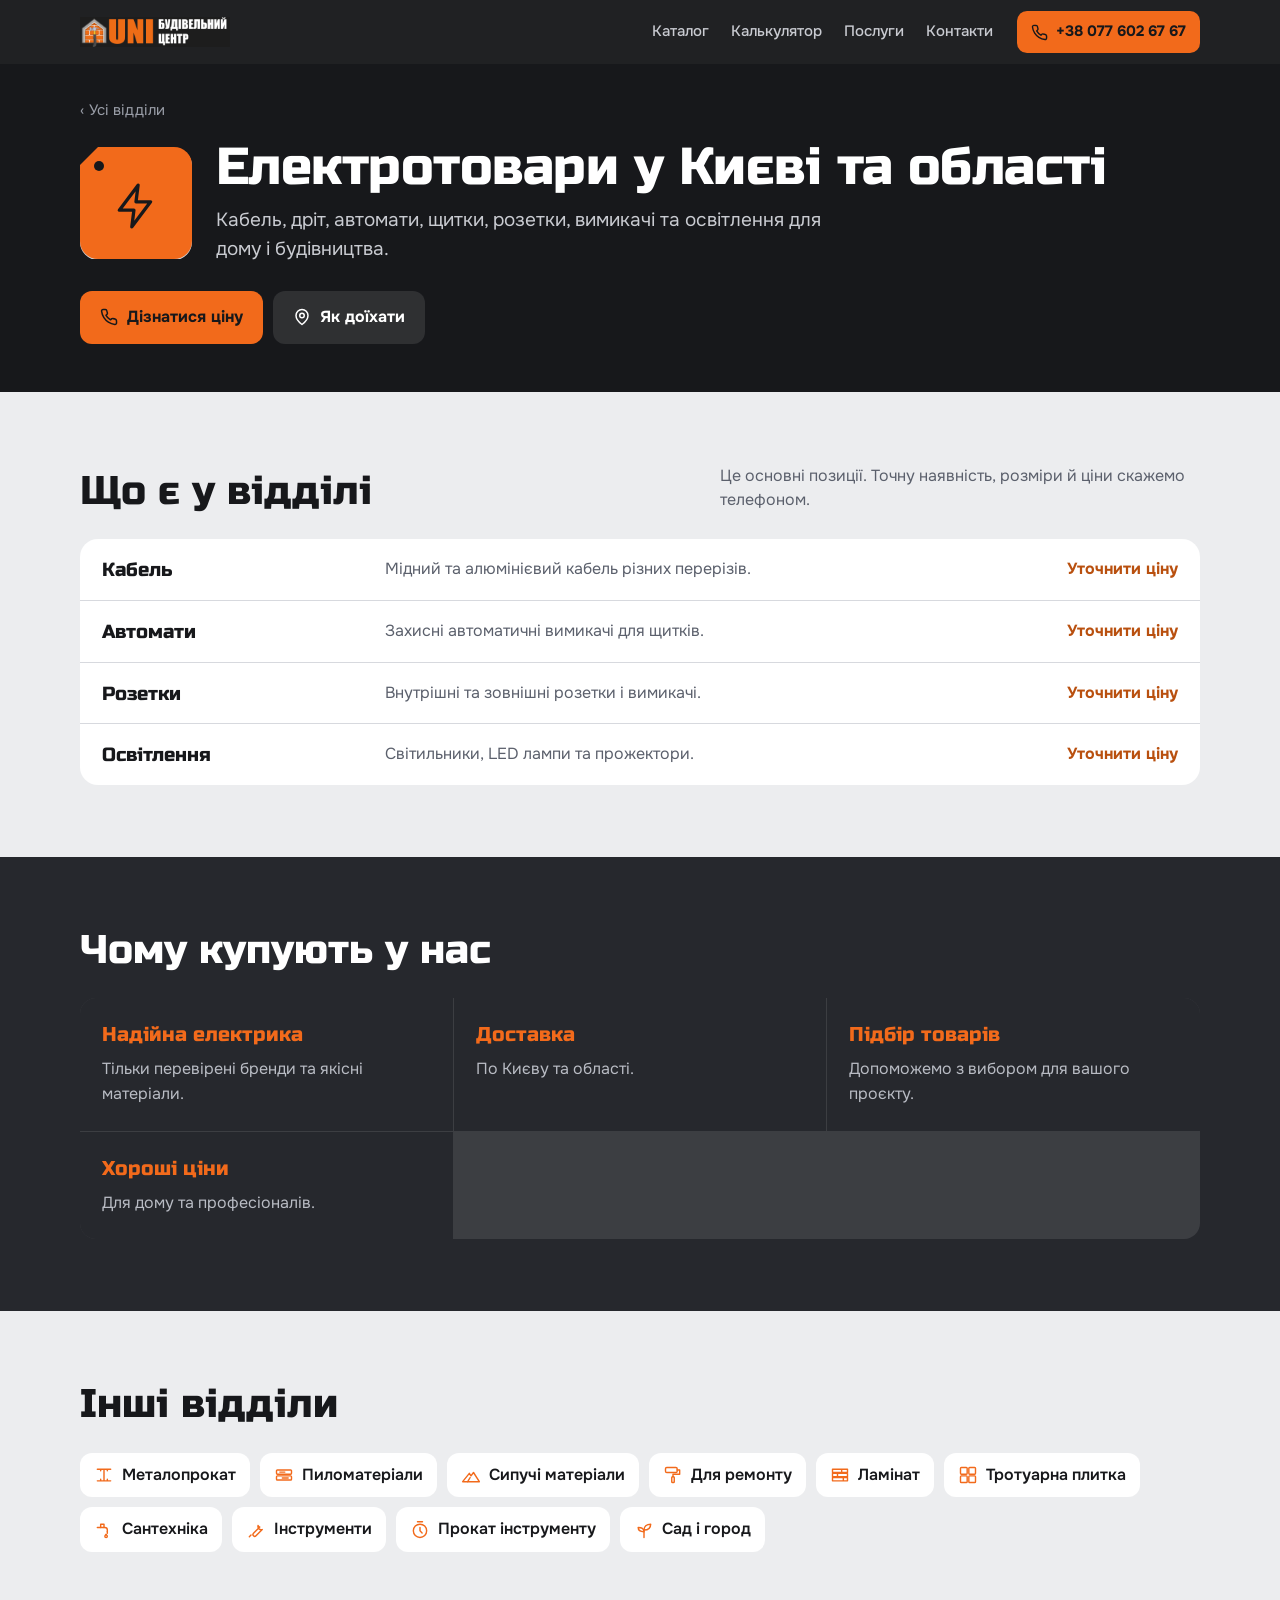
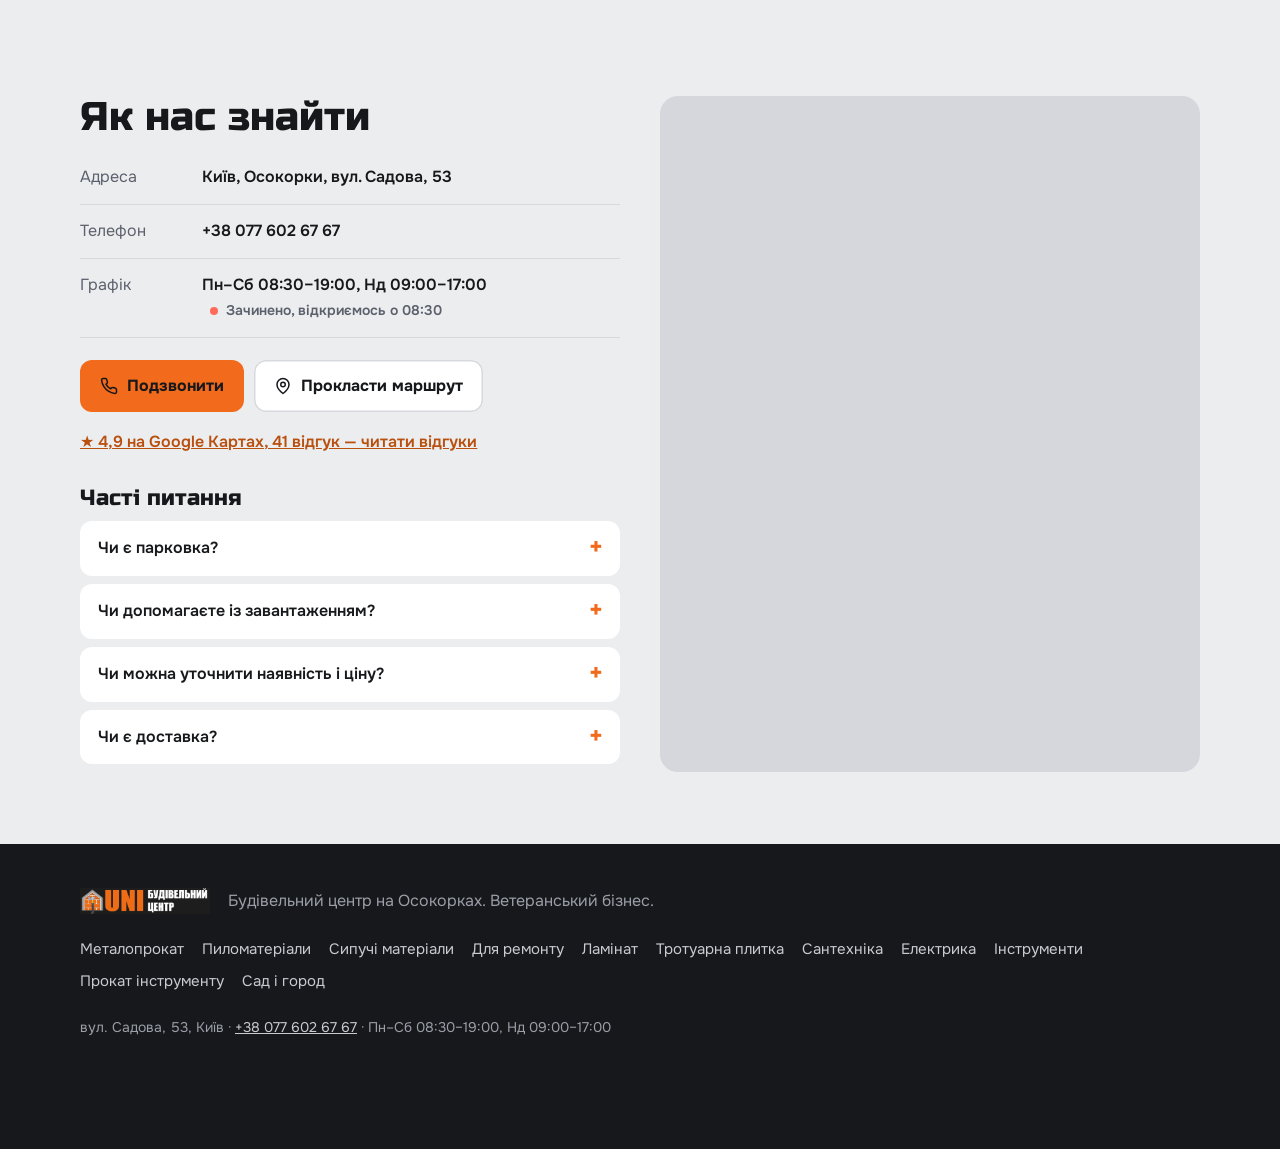
<file: electric.html>
<!DOCTYPE html>
<html lang="uk">
<head>
<meta charset="utf-8">
<meta name="viewport" content="width=device-width,initial-scale=1">
<title>Електрика на Осокорках — UNI, Київ</title>
<meta name="description" content="Електрика в UNI на Осокорках: Кабель, дріт, автомати, щитки, розетки, вимикачі та освітлення для дому і будівництва.">
<link rel="canonical" href="https://6jenya.github.io/uni-store/electric.html">
<meta property="og:type" content="website">
<meta property="og:title" content="Електрика на Осокорках — UNI, Київ">
<meta property="og:description" content="Електрика в UNI на Осокорках: Кабель, дріт, автомати, щитки, розетки, вимикачі та освітлення для дому і будівництва.">
<meta property="og:image" content="https://6jenya.github.io/uni-store/images/og.jpg">
<meta name="theme-color" content="#17181B">
<link rel="icon" type="image/png" href="images/favicon.png">
<link rel="preconnect" href="https://fonts.googleapis.com"><link rel="preconnect" href="https://fonts.gstatic.com" crossorigin>
<link href="https://fonts.googleapis.com/css2?family=Onest:wght@400;500;600;700&family=Russo+One&display=swap" rel="stylesheet">
<link rel="stylesheet" href="styles.css?v=3">
<script type="application/ld+json">{"@context": "https://schema.org", "@type": "HardwareStore", "name": "UNI — будівельний центр", "url": "https://6jenya.github.io/uni-store/", "telephone": "+380776026767", "image": "https://6jenya.github.io/uni-store/images/photo4.jpg", "logo": "https://6jenya.github.io/uni-store/images/logo.jpg", "address": {"@type": "PostalAddress", "streetAddress": "вул. Садова, 53", "addressLocality": "Київ", "addressRegion": "Осокорки", "addressCountry": "UA"}, "geo": {"@type": "GeoCoordinates", "latitude": 50.3831069, "longitude": 30.6133799}, "openingHoursSpecification": [{"@type": "OpeningHoursSpecification", "dayOfWeek": ["Monday", "Tuesday", "Wednesday", "Thursday", "Friday", "Saturday"], "opens": "08:30", "closes": "19:00"}, {"@type": "OpeningHoursSpecification", "dayOfWeek": ["Sunday"], "opens": "09:00", "closes": "17:00"}]}</script>
</head>
<body><a class="skip" href="#main">До вмісту</a>
<header class="hdr"><div class="wrap hdr-in">
  <a class="brand" href="index.html" aria-label="UNI — на головну"><img src="images/logo.jpg" alt="UNI будівельний центр" width="160" height="32"></a>
  <nav class="nav" aria-label="Меню"><a href="index.html#catalog">Каталог</a><a href="index.html#calc-sec">Калькулятор</a><a href="index.html#services">Послуги</a><a href="index.html#contacts">Контакти</a></nav>
  <a class="hdr-call" href="tel:+380776026767"><svg viewBox="0 0 24 24" fill="none" stroke="currentColor" stroke-width="2" stroke-linecap="round" stroke-linejoin="round" aria-hidden="true"><path d="M22 16.9v3a2 2 0 0 1-2.2 2 19.8 19.8 0 0 1-8.6-3.1 19.5 19.5 0 0 1-6-6A19.8 19.8 0 0 1 2.1 4.2 2 2 0 0 1 4.1 2h3a2 2 0 0 1 2 1.7c.1.9.4 1.8.7 2.7a2 2 0 0 1-.5 2.1L8 9.8a16 16 0 0 0 6 6l1.3-1.3a2 2 0 0 1 2.1-.4c.9.3 1.8.6 2.7.7a2 2 0 0 1 1.7 2z"/></svg><span>+38 077 602 67 67</span></a>
</div></header>
<main id="main">
<section class="hero cat"><div class="wrap">
  <a class="back" href="index.html#catalog">Усі відділи</a>
  <div class="cat-h"><span class="tag big" aria-hidden="true"><span class="hole"></span><svg class="ic" viewBox="0 0 24 24" fill="none" stroke="currentColor" stroke-width="1.7" stroke-linecap="round" stroke-linejoin="round" aria-hidden="true"><path d="M13 2 4 14h7l-1 8 9-12h-7z"/></svg></span>
  <div><h1>Електротовари у Києві та області</h1><p class="lead">Кабель, дріт, автомати, щитки, розетки, вимикачі та освітлення для дому і будівництва.</p></div></div>
  <div class="btns"><a class="btn" href="tel:+380776026767"><svg viewBox="0 0 24 24" fill="none" stroke="currentColor" stroke-width="2" stroke-linecap="round" stroke-linejoin="round" aria-hidden="true"><path d="M22 16.9v3a2 2 0 0 1-2.2 2 19.8 19.8 0 0 1-8.6-3.1 19.5 19.5 0 0 1-6-6A19.8 19.8 0 0 1 2.1 4.2 2 2 0 0 1 4.1 2h3a2 2 0 0 1 2 1.7c.1.9.4 1.8.7 2.7a2 2 0 0 1-.5 2.1L8 9.8a16 16 0 0 0 6 6l1.3-1.3a2 2 0 0 1 2.1-.4c.9.3 1.8.6 2.7.7a2 2 0 0 1 1.7 2z"/></svg>Дізнатися ціну</a><a class="btn ghost-d" href="https://www.google.com/maps/dir/?api=1&destination=50.3831069,30.6133799&destination_place_id=ChIJ-XjFNgDF1EARsE3lZlV7TGE" target="_blank" rel="noopener"><svg viewBox="0 0 24 24" fill="none" stroke="currentColor" stroke-width="2" stroke-linecap="round" stroke-linejoin="round" aria-hidden="true"><path d="M20 10c0 6-8 12-8 12s-8-6-8-12a8 8 0 0 1 16 0z"/><circle cx="12" cy="10" r="3"/></svg>Як доїхати</a></div>
</div></section>
<section class="sec"><div class="wrap">
  <div class="sec-h"><h2 class="h2">Що є у відділі</h2><p>Це основні позиції. Точну наявність, розміри й ціни скажемо телефоном.</p></div>
  <ul class="items"><li><b>Кабель</b><span>Мідний та алюмінієвий кабель різних перерізів.</span><a href="tel:+380776026767">Уточнити ціну</a></li><li><b>Автомати</b><span>Захисні автоматичні вимикачі для щитків.</span><a href="tel:+380776026767">Уточнити ціну</a></li><li><b>Розетки</b><span>Внутрішні та зовнішні розетки і вимикачі.</span><a href="tel:+380776026767">Уточнити ціну</a></li><li><b>Освітлення</b><span>Світильники, LED лампи та прожектори.</span><a href="tel:+380776026767">Уточнити ціну</a></li></ul>
</div></section>
<section class="sec dark"><div class="wrap"><h2 class="h2">Чому купують у нас</h2><div class="svcs"><div class="svc"><b>Надійна електрика</b><p>Тільки перевірені бренди та якісні матеріали.</p></div><div class="svc"><b>Доставка</b><p>По Києву та області.</p></div><div class="svc"><b>Підбір товарів</b><p>Допоможемо з вибором для вашого проєкту.</p></div><div class="svc"><b>Хороші ціни</b><p>Для дому та професіоналів.</p></div></div></div></section>
<section class="sec"><div class="wrap"><h2 class="h2">Інші відділи</h2><div class="others"><a href="metal.html"><svg class="ic-s" viewBox="0 0 24 24" fill="none" stroke="currentColor" stroke-width="1.7" stroke-linecap="round" stroke-linejoin="round" aria-hidden="true"><path d="M4 5h16M4 19h16M12 5v14M8 5v2M16 5v2M8 17v2M16 17v2"/></svg>Металопрокат</a><a href="pilomaterialy.html"><svg class="ic-s" viewBox="0 0 24 24" fill="none" stroke="currentColor" stroke-width="1.7" stroke-linecap="round" stroke-linejoin="round" aria-hidden="true"><rect x="3" y="6" width="18" height="5" rx="1"/><rect x="3" y="13" width="18" height="5" rx="1"/><path d="M7 8.5h6M10 15.5h7"/></svg>Пиломатеріали</a><a href="bulk.html"><svg class="ic-s" viewBox="0 0 24 24" fill="none" stroke="currentColor" stroke-width="1.7" stroke-linecap="round" stroke-linejoin="round" aria-hidden="true"><path d="M2 20h20L15 9l-3 4-2-3z"/><path d="M8 20l3-5"/></svg>Сипучі матеріали</a><a href="repair.html"><svg class="ic-s" viewBox="0 0 24 24" fill="none" stroke="currentColor" stroke-width="1.7" stroke-linecap="round" stroke-linejoin="round" aria-hidden="true"><rect x="3" y="3" width="14" height="6" rx="1.5"/><path d="M17 6h3v5h-8v3"/><rect x="10.5" y="14" width="3" height="7" rx="1"/></svg>Для ремонту</a><a href="laminat.html"><svg class="ic-s" viewBox="0 0 24 24" fill="none" stroke="currentColor" stroke-width="1.7" stroke-linecap="round" stroke-linejoin="round" aria-hidden="true"><path d="M3 5h11v4H3zM14 5h7v4h-7M3 10h6v4H3zM9 10h12v4H9M3 15h13v4H3zM16 15h5v4h-5"/></svg>Ламінат</a><a href="plitka.html"><svg class="ic-s" viewBox="0 0 24 24" fill="none" stroke="currentColor" stroke-width="1.7" stroke-linecap="round" stroke-linejoin="round" aria-hidden="true"><rect x="3" y="3" width="8" height="8" rx="1"/><rect x="13" y="3" width="8" height="8" rx="1"/><rect x="3" y="13" width="8" height="8" rx="1"/><rect x="13" y="13" width="8" height="8" rx="1"/></svg>Тротуарна плитка</a><a href="santehnika.html"><svg class="ic-s" viewBox="0 0 24 24" fill="none" stroke="currentColor" stroke-width="1.7" stroke-linecap="round" stroke-linejoin="round" aria-hidden="true"><path d="M4 9h9a3 3 0 0 1 3 3v2"/><path d="M8 9V5h4v4M16 14v2"/><path d="M16 19.5c0 .8-.7 1.5-1.5 1.5S13 20.3 13 19.5 14.5 17 14.5 17s1.5 1.7 1.5 2.5z"/></svg>Сантехніка</a><a href="instrument.html"><svg class="ic-s" viewBox="0 0 24 24" fill="none" stroke="currentColor" stroke-width="1.7" stroke-linecap="round" stroke-linejoin="round" aria-hidden="true"><path d="M14.5 6.5a4 4 0 0 0 5 5L12 19a2.1 2.1 0 0 1-3-3l7.5-7.5a4 4 0 0 1-2-2z"/><path d="m6 18-2 2"/></svg>Інструменти</a><a href="rent.html"><svg class="ic-s" viewBox="0 0 24 24" fill="none" stroke="currentColor" stroke-width="1.7" stroke-linecap="round" stroke-linejoin="round" aria-hidden="true"><circle cx="12" cy="13" r="8"/><path d="M12 9v4l2.5 2.5M9 2h6"/></svg>Прокат інструменту</a><a href="sad-gorod.html"><svg class="ic-s" viewBox="0 0 24 24" fill="none" stroke="currentColor" stroke-width="1.7" stroke-linecap="round" stroke-linejoin="round" aria-hidden="true"><path d="M12 21v-9"/><path d="M12 12c0-4 3-7 8-7 0 5-3 7-8 7z"/><path d="M12 14c0-3-2.5-5-7-5 0 4 2.5 5 7 5z"/></svg>Сад і город</a></div></div></section>
<section class="sec contacts" id="contacts"><div class="wrap grid2">
  <div>
    <h2 class="h2">Як нас знайти</h2>
    <dl class="info">
      <div><dt>Адреса</dt><dd>Київ, Осокорки, вул. Садова, 53</dd></div>
      <div><dt>Телефон</dt><dd><a href="tel:+380776026767">+38 077 602 67 67</a></dd></div>
      <div><dt>Графік</dt><dd>Пн–Сб 08:30–19:00, Нд 09:00–17:00 <span class="status" data-status></span></dd></div>
    </dl>
    <div class="btns"><a class="btn" href="tel:+380776026767"><svg viewBox="0 0 24 24" fill="none" stroke="currentColor" stroke-width="2" stroke-linecap="round" stroke-linejoin="round" aria-hidden="true"><path d="M22 16.9v3a2 2 0 0 1-2.2 2 19.8 19.8 0 0 1-8.6-3.1 19.5 19.5 0 0 1-6-6A19.8 19.8 0 0 1 2.1 4.2 2 2 0 0 1 4.1 2h3a2 2 0 0 1 2 1.7c.1.9.4 1.8.7 2.7a2 2 0 0 1-.5 2.1L8 9.8a16 16 0 0 0 6 6l1.3-1.3a2 2 0 0 1 2.1-.4c.9.3 1.8.6 2.7.7a2 2 0 0 1 1.7 2z"/></svg>Подзвонити</a><a class="btn ghost" href="https://www.google.com/maps/dir/?api=1&destination=50.3831069,30.6133799&destination_place_id=ChIJ-XjFNgDF1EARsE3lZlV7TGE" target="_blank" rel="noopener"><svg viewBox="0 0 24 24" fill="none" stroke="currentColor" stroke-width="2" stroke-linecap="round" stroke-linejoin="round" aria-hidden="true"><path d="M20 10c0 6-8 12-8 12s-8-6-8-12a8 8 0 0 1 16 0z"/><circle cx="12" cy="10" r="3"/></svg>Прокласти маршрут</a></div>
    <a class="lnk" href="https://www.google.com/maps/search/?api=1&query=UNI%20%D0%B1%D1%83%D0%B4%D1%96%D0%B2%D0%B5%D0%BB%D1%8C%D0%BD%D0%B8%D0%B9%20%D1%86%D0%B5%D0%BD%D1%82%D1%80&query_place_id=ChIJ-XjFNgDF1EARsE3lZlV7TGE" target="_blank" rel="noopener">★ 4,9 на Google Картах, 41 відгук — читати відгуки</a>
    <div class="faq"><h3>Часті питання</h3><details><summary>Чи є парковка?</summary><p>Так, біля магазину велика парковка і зручний заїзд.</p></details><details><summary>Чи допомагаєте із завантаженням?</summary><p>Так, допоможемо завантажити товар у ваше авто.</p></details><details><summary>Чи можна уточнити наявність і ціну?</summary><p>Так, зателефонуйте за номером +38 077 602 67 67 — підкажемо, що є на складі, і порахуємо вартість.</p></details><details><summary>Чи є доставка?</summary><p>Так, власним транспортом по Києву та Київській області. Вартість залежить від адреси й обсягу.</p></details></div>
  </div>
  <div class="map"><iframe title="UNI на карті" loading="lazy" src="https://maps.google.com/maps?q=UNI%20%D0%A1%D0%B0%D0%B4%D0%BE%D0%B2%D0%B0%2053%20%D0%9A%D0%B8%D1%97%D0%B2&ll=50.3831069,30.6133799&z=16&output=embed" referrerpolicy="no-referrer-when-downgrade"></iframe></div>
</div></section></main>
<footer class="ftr"><div class="wrap">
  <div class="ftr-top"><img src="images/logo.jpg" alt="UNI" width="140" height="28"><p>Будівельний центр на Осокорках. Ветеранський бізнес.</p></div>
  <nav class="ftr-links" aria-label="Відділи"><a href="metal.html">Металопрокат</a><a href="pilomaterialy.html">Пиломатеріали</a><a href="bulk.html">Сипучі матеріали</a><a href="repair.html">Для ремонту</a><a href="laminat.html">Ламінат</a><a href="plitka.html">Тротуарна плитка</a><a href="santehnika.html">Сантехніка</a><a href="electric.html">Електрика</a><a href="instrument.html">Інструменти</a><a href="rent.html">Прокат інструменту</a><a href="sad-gorod.html">Сад і город</a></nav>
  <p class="ftr-c">вул. Садова, 53, Київ · <a href="tel:+380776026767">+38 077 602 67 67</a> · Пн–Сб 08:30–19:00, Нд 09:00–17:00</p>
</div></footer>
<div class="dock"><a class="btn" href="tel:+380776026767"><svg viewBox="0 0 24 24" fill="none" stroke="currentColor" stroke-width="2" stroke-linecap="round" stroke-linejoin="round" aria-hidden="true"><path d="M22 16.9v3a2 2 0 0 1-2.2 2 19.8 19.8 0 0 1-8.6-3.1 19.5 19.5 0 0 1-6-6A19.8 19.8 0 0 1 2.1 4.2 2 2 0 0 1 4.1 2h3a2 2 0 0 1 2 1.7c.1.9.4 1.8.7 2.7a2 2 0 0 1-.5 2.1L8 9.8a16 16 0 0 0 6 6l1.3-1.3a2 2 0 0 1 2.1-.4c.9.3 1.8.6 2.7.7a2 2 0 0 1 1.7 2z"/></svg>Подзвонити</a><a class="btn ghost" href="https://www.google.com/maps/dir/?api=1&destination=50.3831069,30.6133799&destination_place_id=ChIJ-XjFNgDF1EARsE3lZlV7TGE" target="_blank" rel="noopener"><svg viewBox="0 0 24 24" fill="none" stroke="currentColor" stroke-width="2" stroke-linecap="round" stroke-linejoin="round" aria-hidden="true"><path d="M20 10c0 6-8 12-8 12s-8-6-8-12a8 8 0 0 1 16 0z"/><circle cx="12" cy="10" r="3"/></svg>Маршрут</a></div>
<script src="js/calc.js?v=1" defer></script>

<script>
(() => {
  const f = new Intl.DateTimeFormat('uk-UA', {timeZone: 'Europe/Kyiv', hour: '2-digit', minute: '2-digit', hour12: false});
  const [h, m] = f.format(new Date()).split(':').map(Number), t = h * 60 + m;
  const day = new Intl.DateTimeFormat('en-US', {timeZone: 'Europe/Kyiv', weekday: 'short'}).format(new Date());
  const mm = s => +s.slice(0, 2) * 60 + +s.slice(3), sun = day === 'Sun', sat = day === 'Sat';
  const oS = sun ? '09:00' : '08:30', cS = sun ? '17:00' : '19:00', o = mm(oS), c = mm(cS), open = t >= o && t < c;
  const next = t < o ? oS : (sat ? '09:00' : '08:30');
  const txt = open ? (c - t <= 60 ? `Відкрито, зачиняємось о ${cS}` : `Відкрито до ${cS}`) : `Зачинено, відкриємось ${t < o ? 'о' : 'завтра о'} ${next}`;
  document.querySelectorAll('[data-status]').forEach(el => { el.textContent = txt; el.classList.add(open ? 'on' : 'off'); });
})();
</script>
</body>
</html>
</file>
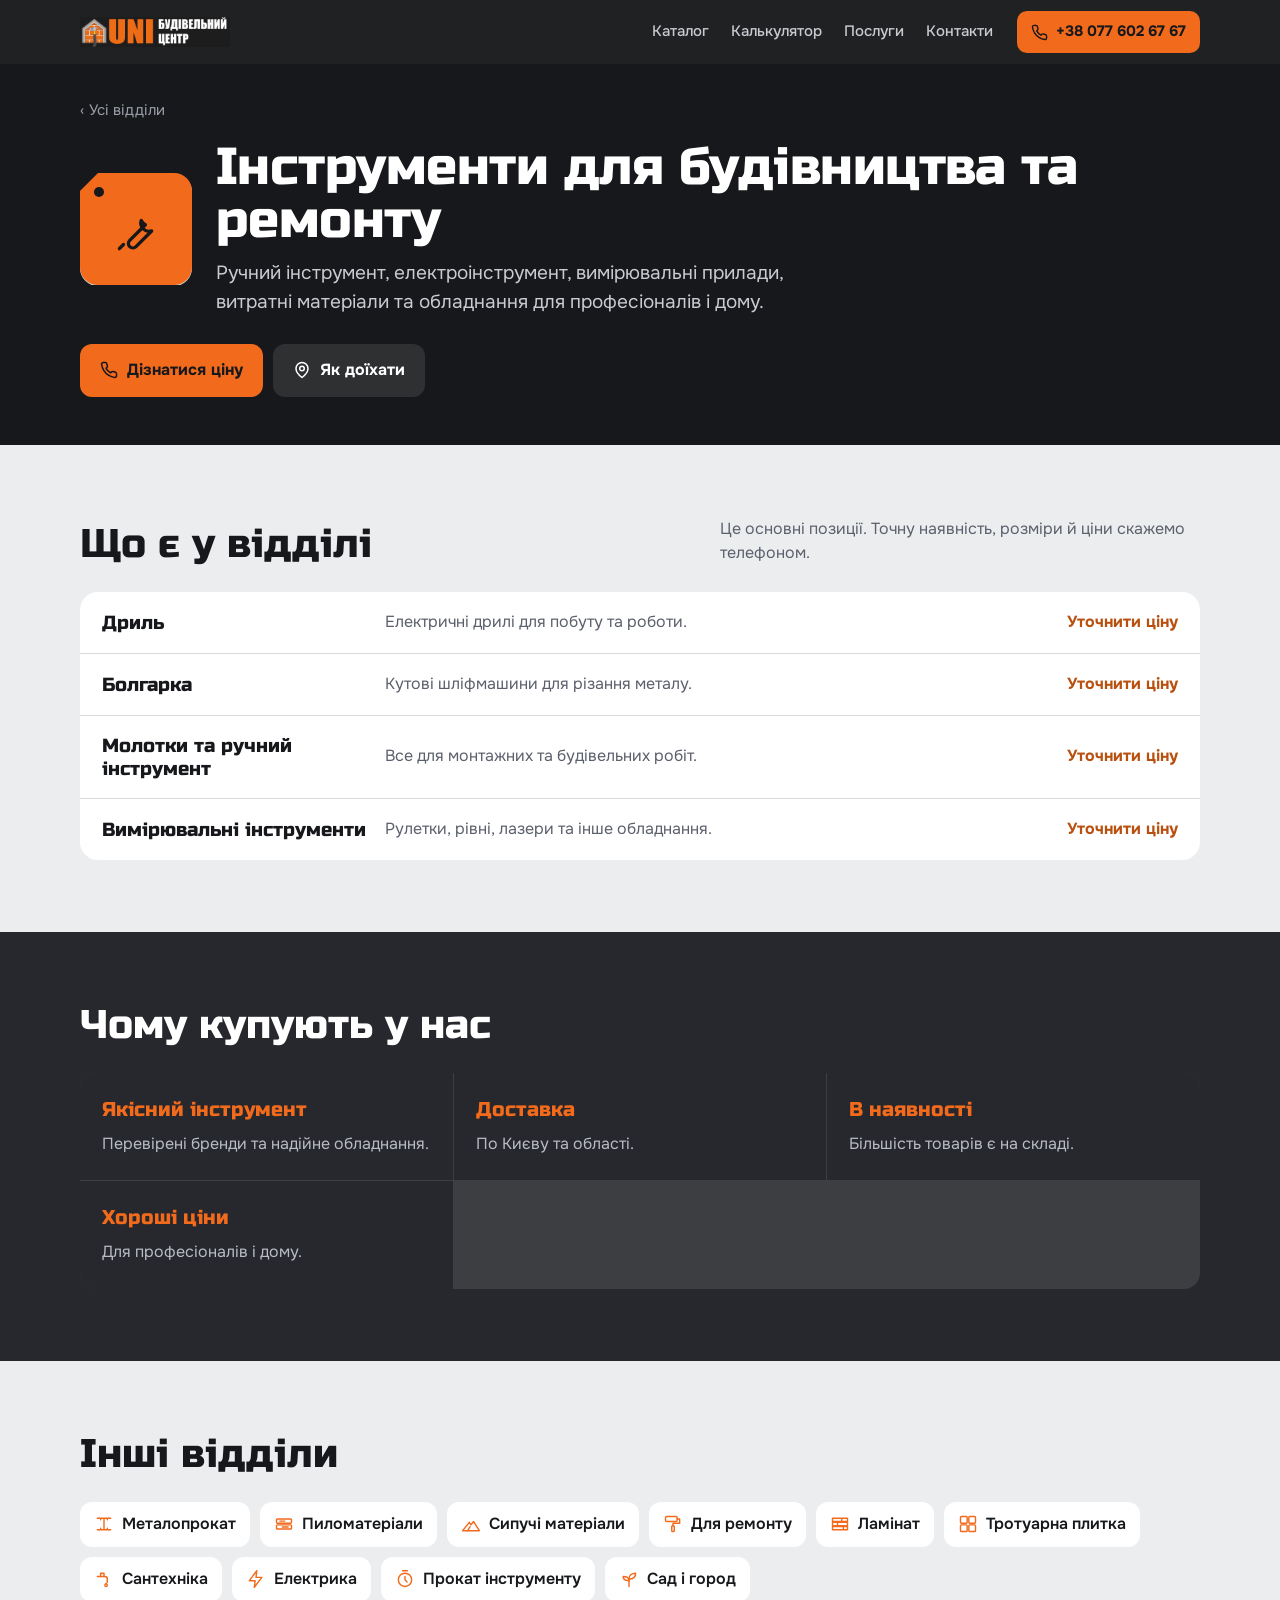
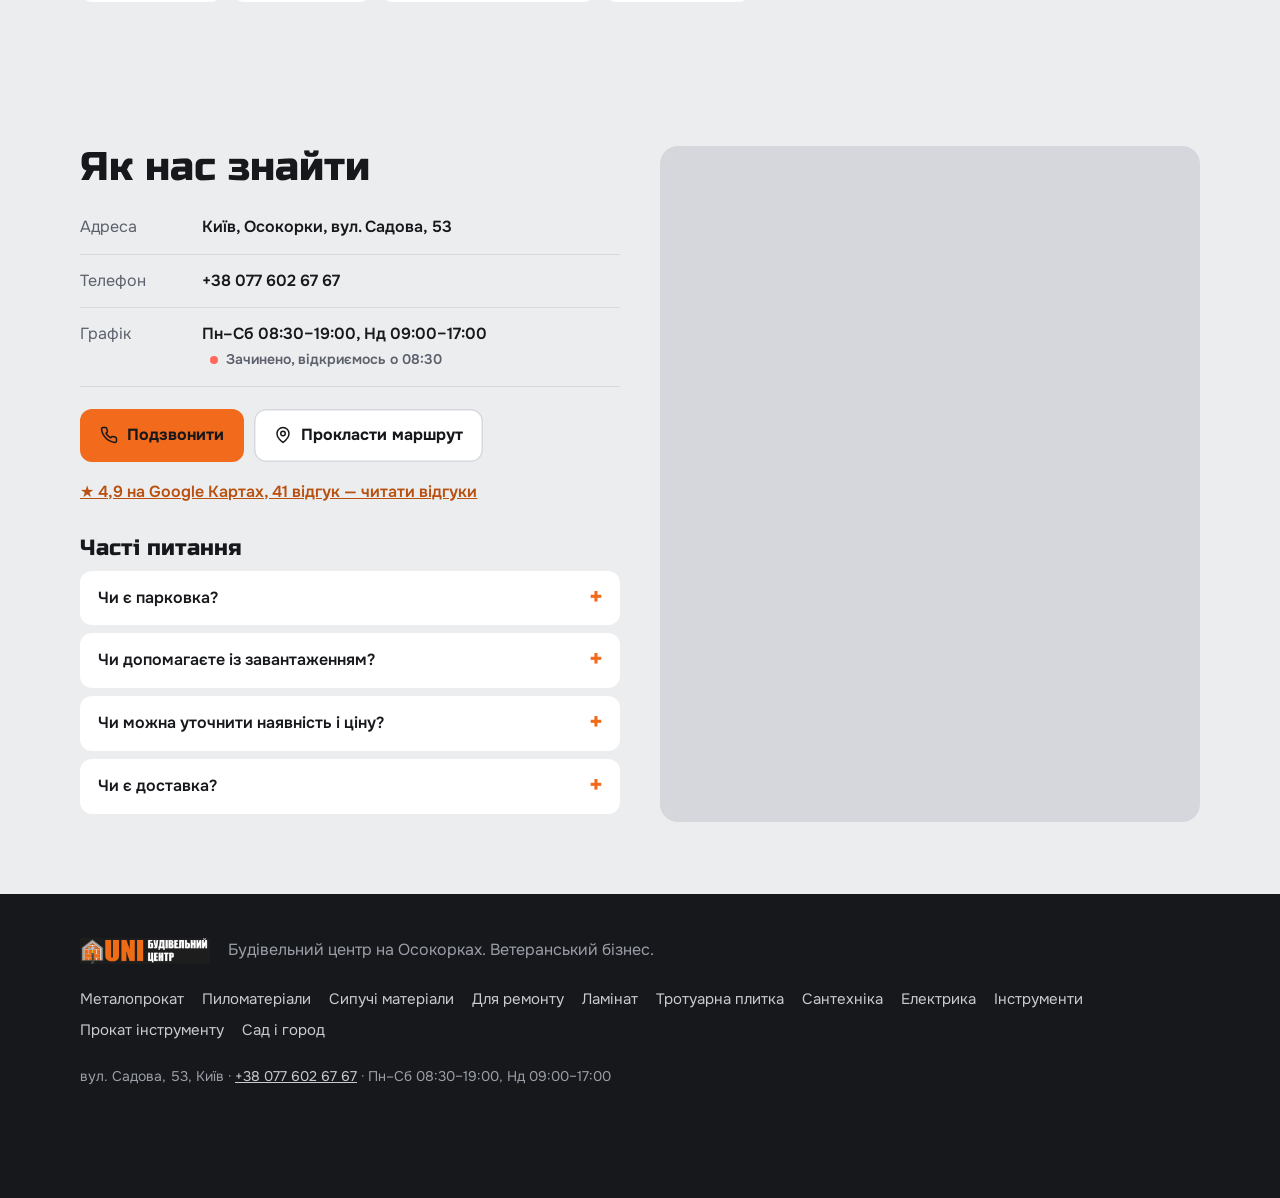
<file: instrument.html>
<!DOCTYPE html>
<html lang="uk">
<head>
<meta charset="utf-8">
<meta name="viewport" content="width=device-width,initial-scale=1">
<title>Інструменти на Осокорках — UNI, Київ</title>
<meta name="description" content="Інструменти в UNI на Осокорках: Ручний інструмент, електроінструмент, вимірювальні прилади, витратні матеріали та обладнання для професіоналів і дому.">
<link rel="canonical" href="https://6jenya.github.io/uni-store/instrument.html">
<meta property="og:type" content="website">
<meta property="og:title" content="Інструменти на Осокорках — UNI, Київ">
<meta property="og:description" content="Інструменти в UNI на Осокорках: Ручний інструмент, електроінструмент, вимірювальні прилади, витратні матеріали та обладнання для професіоналів і дому.">
<meta property="og:image" content="https://6jenya.github.io/uni-store/images/og.jpg">
<meta name="theme-color" content="#17181B">
<link rel="icon" type="image/png" href="images/favicon.png">
<link rel="preconnect" href="https://fonts.googleapis.com"><link rel="preconnect" href="https://fonts.gstatic.com" crossorigin>
<link href="https://fonts.googleapis.com/css2?family=Onest:wght@400;500;600;700&family=Russo+One&display=swap" rel="stylesheet">
<link rel="stylesheet" href="styles.css?v=3">
<script type="application/ld+json">{"@context": "https://schema.org", "@type": "HardwareStore", "name": "UNI — будівельний центр", "url": "https://6jenya.github.io/uni-store/", "telephone": "+380776026767", "image": "https://6jenya.github.io/uni-store/images/photo4.jpg", "logo": "https://6jenya.github.io/uni-store/images/logo.jpg", "address": {"@type": "PostalAddress", "streetAddress": "вул. Садова, 53", "addressLocality": "Київ", "addressRegion": "Осокорки", "addressCountry": "UA"}, "geo": {"@type": "GeoCoordinates", "latitude": 50.3831069, "longitude": 30.6133799}, "openingHoursSpecification": [{"@type": "OpeningHoursSpecification", "dayOfWeek": ["Monday", "Tuesday", "Wednesday", "Thursday", "Friday", "Saturday"], "opens": "08:30", "closes": "19:00"}, {"@type": "OpeningHoursSpecification", "dayOfWeek": ["Sunday"], "opens": "09:00", "closes": "17:00"}]}</script>
</head>
<body><a class="skip" href="#main">До вмісту</a>
<header class="hdr"><div class="wrap hdr-in">
  <a class="brand" href="index.html" aria-label="UNI — на головну"><img src="images/logo.jpg" alt="UNI будівельний центр" width="160" height="32"></a>
  <nav class="nav" aria-label="Меню"><a href="index.html#catalog">Каталог</a><a href="index.html#calc-sec">Калькулятор</a><a href="index.html#services">Послуги</a><a href="index.html#contacts">Контакти</a></nav>
  <a class="hdr-call" href="tel:+380776026767"><svg viewBox="0 0 24 24" fill="none" stroke="currentColor" stroke-width="2" stroke-linecap="round" stroke-linejoin="round" aria-hidden="true"><path d="M22 16.9v3a2 2 0 0 1-2.2 2 19.8 19.8 0 0 1-8.6-3.1 19.5 19.5 0 0 1-6-6A19.8 19.8 0 0 1 2.1 4.2 2 2 0 0 1 4.1 2h3a2 2 0 0 1 2 1.7c.1.9.4 1.8.7 2.7a2 2 0 0 1-.5 2.1L8 9.8a16 16 0 0 0 6 6l1.3-1.3a2 2 0 0 1 2.1-.4c.9.3 1.8.6 2.7.7a2 2 0 0 1 1.7 2z"/></svg><span>+38 077 602 67 67</span></a>
</div></header>
<main id="main">
<section class="hero cat"><div class="wrap">
  <a class="back" href="index.html#catalog">Усі відділи</a>
  <div class="cat-h"><span class="tag big" aria-hidden="true"><span class="hole"></span><svg class="ic" viewBox="0 0 24 24" fill="none" stroke="currentColor" stroke-width="1.7" stroke-linecap="round" stroke-linejoin="round" aria-hidden="true"><path d="M14.5 6.5a4 4 0 0 0 5 5L12 19a2.1 2.1 0 0 1-3-3l7.5-7.5a4 4 0 0 1-2-2z"/><path d="m6 18-2 2"/></svg></span>
  <div><h1>Інструменти для будівництва та ремонту</h1><p class="lead">Ручний інструмент, електроінструмент, вимірювальні прилади, витратні матеріали та обладнання для професіоналів і дому.</p></div></div>
  <div class="btns"><a class="btn" href="tel:+380776026767"><svg viewBox="0 0 24 24" fill="none" stroke="currentColor" stroke-width="2" stroke-linecap="round" stroke-linejoin="round" aria-hidden="true"><path d="M22 16.9v3a2 2 0 0 1-2.2 2 19.8 19.8 0 0 1-8.6-3.1 19.5 19.5 0 0 1-6-6A19.8 19.8 0 0 1 2.1 4.2 2 2 0 0 1 4.1 2h3a2 2 0 0 1 2 1.7c.1.9.4 1.8.7 2.7a2 2 0 0 1-.5 2.1L8 9.8a16 16 0 0 0 6 6l1.3-1.3a2 2 0 0 1 2.1-.4c.9.3 1.8.6 2.7.7a2 2 0 0 1 1.7 2z"/></svg>Дізнатися ціну</a><a class="btn ghost-d" href="https://www.google.com/maps/dir/?api=1&destination=50.3831069,30.6133799&destination_place_id=ChIJ-XjFNgDF1EARsE3lZlV7TGE" target="_blank" rel="noopener"><svg viewBox="0 0 24 24" fill="none" stroke="currentColor" stroke-width="2" stroke-linecap="round" stroke-linejoin="round" aria-hidden="true"><path d="M20 10c0 6-8 12-8 12s-8-6-8-12a8 8 0 0 1 16 0z"/><circle cx="12" cy="10" r="3"/></svg>Як доїхати</a></div>
</div></section>
<section class="sec"><div class="wrap">
  <div class="sec-h"><h2 class="h2">Що є у відділі</h2><p>Це основні позиції. Точну наявність, розміри й ціни скажемо телефоном.</p></div>
  <ul class="items"><li><b>Дриль</b><span>Електричні дрилі для побуту та роботи.</span><a href="tel:+380776026767">Уточнити ціну</a></li><li><b>Болгарка</b><span>Кутові шліфмашини для різання металу.</span><a href="tel:+380776026767">Уточнити ціну</a></li><li><b>Молотки та ручний інструмент</b><span>Все для монтажних та будівельних робіт.</span><a href="tel:+380776026767">Уточнити ціну</a></li><li><b>Вимірювальні інструменти</b><span>Рулетки, рівні, лазери та інше обладнання.</span><a href="tel:+380776026767">Уточнити ціну</a></li></ul>
</div></section>
<section class="sec dark"><div class="wrap"><h2 class="h2">Чому купують у нас</h2><div class="svcs"><div class="svc"><b>Якісний інструмент</b><p>Перевірені бренди та надійне обладнання.</p></div><div class="svc"><b>Доставка</b><p>По Києву та області.</p></div><div class="svc"><b>В наявності</b><p>Більшість товарів є на складі.</p></div><div class="svc"><b>Хороші ціни</b><p>Для професіоналів і дому.</p></div></div></div></section>
<section class="sec"><div class="wrap"><h2 class="h2">Інші відділи</h2><div class="others"><a href="metal.html"><svg class="ic-s" viewBox="0 0 24 24" fill="none" stroke="currentColor" stroke-width="1.7" stroke-linecap="round" stroke-linejoin="round" aria-hidden="true"><path d="M4 5h16M4 19h16M12 5v14M8 5v2M16 5v2M8 17v2M16 17v2"/></svg>Металопрокат</a><a href="pilomaterialy.html"><svg class="ic-s" viewBox="0 0 24 24" fill="none" stroke="currentColor" stroke-width="1.7" stroke-linecap="round" stroke-linejoin="round" aria-hidden="true"><rect x="3" y="6" width="18" height="5" rx="1"/><rect x="3" y="13" width="18" height="5" rx="1"/><path d="M7 8.5h6M10 15.5h7"/></svg>Пиломатеріали</a><a href="bulk.html"><svg class="ic-s" viewBox="0 0 24 24" fill="none" stroke="currentColor" stroke-width="1.7" stroke-linecap="round" stroke-linejoin="round" aria-hidden="true"><path d="M2 20h20L15 9l-3 4-2-3z"/><path d="M8 20l3-5"/></svg>Сипучі матеріали</a><a href="repair.html"><svg class="ic-s" viewBox="0 0 24 24" fill="none" stroke="currentColor" stroke-width="1.7" stroke-linecap="round" stroke-linejoin="round" aria-hidden="true"><rect x="3" y="3" width="14" height="6" rx="1.5"/><path d="M17 6h3v5h-8v3"/><rect x="10.5" y="14" width="3" height="7" rx="1"/></svg>Для ремонту</a><a href="laminat.html"><svg class="ic-s" viewBox="0 0 24 24" fill="none" stroke="currentColor" stroke-width="1.7" stroke-linecap="round" stroke-linejoin="round" aria-hidden="true"><path d="M3 5h11v4H3zM14 5h7v4h-7M3 10h6v4H3zM9 10h12v4H9M3 15h13v4H3zM16 15h5v4h-5"/></svg>Ламінат</a><a href="plitka.html"><svg class="ic-s" viewBox="0 0 24 24" fill="none" stroke="currentColor" stroke-width="1.7" stroke-linecap="round" stroke-linejoin="round" aria-hidden="true"><rect x="3" y="3" width="8" height="8" rx="1"/><rect x="13" y="3" width="8" height="8" rx="1"/><rect x="3" y="13" width="8" height="8" rx="1"/><rect x="13" y="13" width="8" height="8" rx="1"/></svg>Тротуарна плитка</a><a href="santehnika.html"><svg class="ic-s" viewBox="0 0 24 24" fill="none" stroke="currentColor" stroke-width="1.7" stroke-linecap="round" stroke-linejoin="round" aria-hidden="true"><path d="M4 9h9a3 3 0 0 1 3 3v2"/><path d="M8 9V5h4v4M16 14v2"/><path d="M16 19.5c0 .8-.7 1.5-1.5 1.5S13 20.3 13 19.5 14.5 17 14.5 17s1.5 1.7 1.5 2.5z"/></svg>Сантехніка</a><a href="electric.html"><svg class="ic-s" viewBox="0 0 24 24" fill="none" stroke="currentColor" stroke-width="1.7" stroke-linecap="round" stroke-linejoin="round" aria-hidden="true"><path d="M13 2 4 14h7l-1 8 9-12h-7z"/></svg>Електрика</a><a href="rent.html"><svg class="ic-s" viewBox="0 0 24 24" fill="none" stroke="currentColor" stroke-width="1.7" stroke-linecap="round" stroke-linejoin="round" aria-hidden="true"><circle cx="12" cy="13" r="8"/><path d="M12 9v4l2.5 2.5M9 2h6"/></svg>Прокат інструменту</a><a href="sad-gorod.html"><svg class="ic-s" viewBox="0 0 24 24" fill="none" stroke="currentColor" stroke-width="1.7" stroke-linecap="round" stroke-linejoin="round" aria-hidden="true"><path d="M12 21v-9"/><path d="M12 12c0-4 3-7 8-7 0 5-3 7-8 7z"/><path d="M12 14c0-3-2.5-5-7-5 0 4 2.5 5 7 5z"/></svg>Сад і город</a></div></div></section>
<section class="sec contacts" id="contacts"><div class="wrap grid2">
  <div>
    <h2 class="h2">Як нас знайти</h2>
    <dl class="info">
      <div><dt>Адреса</dt><dd>Київ, Осокорки, вул. Садова, 53</dd></div>
      <div><dt>Телефон</dt><dd><a href="tel:+380776026767">+38 077 602 67 67</a></dd></div>
      <div><dt>Графік</dt><dd>Пн–Сб 08:30–19:00, Нд 09:00–17:00 <span class="status" data-status></span></dd></div>
    </dl>
    <div class="btns"><a class="btn" href="tel:+380776026767"><svg viewBox="0 0 24 24" fill="none" stroke="currentColor" stroke-width="2" stroke-linecap="round" stroke-linejoin="round" aria-hidden="true"><path d="M22 16.9v3a2 2 0 0 1-2.2 2 19.8 19.8 0 0 1-8.6-3.1 19.5 19.5 0 0 1-6-6A19.8 19.8 0 0 1 2.1 4.2 2 2 0 0 1 4.1 2h3a2 2 0 0 1 2 1.7c.1.9.4 1.8.7 2.7a2 2 0 0 1-.5 2.1L8 9.8a16 16 0 0 0 6 6l1.3-1.3a2 2 0 0 1 2.1-.4c.9.3 1.8.6 2.7.7a2 2 0 0 1 1.7 2z"/></svg>Подзвонити</a><a class="btn ghost" href="https://www.google.com/maps/dir/?api=1&destination=50.3831069,30.6133799&destination_place_id=ChIJ-XjFNgDF1EARsE3lZlV7TGE" target="_blank" rel="noopener"><svg viewBox="0 0 24 24" fill="none" stroke="currentColor" stroke-width="2" stroke-linecap="round" stroke-linejoin="round" aria-hidden="true"><path d="M20 10c0 6-8 12-8 12s-8-6-8-12a8 8 0 0 1 16 0z"/><circle cx="12" cy="10" r="3"/></svg>Прокласти маршрут</a></div>
    <a class="lnk" href="https://www.google.com/maps/search/?api=1&query=UNI%20%D0%B1%D1%83%D0%B4%D1%96%D0%B2%D0%B5%D0%BB%D1%8C%D0%BD%D0%B8%D0%B9%20%D1%86%D0%B5%D0%BD%D1%82%D1%80&query_place_id=ChIJ-XjFNgDF1EARsE3lZlV7TGE" target="_blank" rel="noopener">★ 4,9 на Google Картах, 41 відгук — читати відгуки</a>
    <div class="faq"><h3>Часті питання</h3><details><summary>Чи є парковка?</summary><p>Так, біля магазину велика парковка і зручний заїзд.</p></details><details><summary>Чи допомагаєте із завантаженням?</summary><p>Так, допоможемо завантажити товар у ваше авто.</p></details><details><summary>Чи можна уточнити наявність і ціну?</summary><p>Так, зателефонуйте за номером +38 077 602 67 67 — підкажемо, що є на складі, і порахуємо вартість.</p></details><details><summary>Чи є доставка?</summary><p>Так, власним транспортом по Києву та Київській області. Вартість залежить від адреси й обсягу.</p></details></div>
  </div>
  <div class="map"><iframe title="UNI на карті" loading="lazy" src="https://maps.google.com/maps?q=UNI%20%D0%A1%D0%B0%D0%B4%D0%BE%D0%B2%D0%B0%2053%20%D0%9A%D0%B8%D1%97%D0%B2&ll=50.3831069,30.6133799&z=16&output=embed" referrerpolicy="no-referrer-when-downgrade"></iframe></div>
</div></section></main>
<footer class="ftr"><div class="wrap">
  <div class="ftr-top"><img src="images/logo.jpg" alt="UNI" width="140" height="28"><p>Будівельний центр на Осокорках. Ветеранський бізнес.</p></div>
  <nav class="ftr-links" aria-label="Відділи"><a href="metal.html">Металопрокат</a><a href="pilomaterialy.html">Пиломатеріали</a><a href="bulk.html">Сипучі матеріали</a><a href="repair.html">Для ремонту</a><a href="laminat.html">Ламінат</a><a href="plitka.html">Тротуарна плитка</a><a href="santehnika.html">Сантехніка</a><a href="electric.html">Електрика</a><a href="instrument.html">Інструменти</a><a href="rent.html">Прокат інструменту</a><a href="sad-gorod.html">Сад і город</a></nav>
  <p class="ftr-c">вул. Садова, 53, Київ · <a href="tel:+380776026767">+38 077 602 67 67</a> · Пн–Сб 08:30–19:00, Нд 09:00–17:00</p>
</div></footer>
<div class="dock"><a class="btn" href="tel:+380776026767"><svg viewBox="0 0 24 24" fill="none" stroke="currentColor" stroke-width="2" stroke-linecap="round" stroke-linejoin="round" aria-hidden="true"><path d="M22 16.9v3a2 2 0 0 1-2.2 2 19.8 19.8 0 0 1-8.6-3.1 19.5 19.5 0 0 1-6-6A19.8 19.8 0 0 1 2.1 4.2 2 2 0 0 1 4.1 2h3a2 2 0 0 1 2 1.7c.1.9.4 1.8.7 2.7a2 2 0 0 1-.5 2.1L8 9.8a16 16 0 0 0 6 6l1.3-1.3a2 2 0 0 1 2.1-.4c.9.3 1.8.6 2.7.7a2 2 0 0 1 1.7 2z"/></svg>Подзвонити</a><a class="btn ghost" href="https://www.google.com/maps/dir/?api=1&destination=50.3831069,30.6133799&destination_place_id=ChIJ-XjFNgDF1EARsE3lZlV7TGE" target="_blank" rel="noopener"><svg viewBox="0 0 24 24" fill="none" stroke="currentColor" stroke-width="2" stroke-linecap="round" stroke-linejoin="round" aria-hidden="true"><path d="M20 10c0 6-8 12-8 12s-8-6-8-12a8 8 0 0 1 16 0z"/><circle cx="12" cy="10" r="3"/></svg>Маршрут</a></div>
<script src="js/calc.js?v=1" defer></script>

<script>
(() => {
  const f = new Intl.DateTimeFormat('uk-UA', {timeZone: 'Europe/Kyiv', hour: '2-digit', minute: '2-digit', hour12: false});
  const [h, m] = f.format(new Date()).split(':').map(Number), t = h * 60 + m;
  const day = new Intl.DateTimeFormat('en-US', {timeZone: 'Europe/Kyiv', weekday: 'short'}).format(new Date());
  const mm = s => +s.slice(0, 2) * 60 + +s.slice(3), sun = day === 'Sun', sat = day === 'Sat';
  const oS = sun ? '09:00' : '08:30', cS = sun ? '17:00' : '19:00', o = mm(oS), c = mm(cS), open = t >= o && t < c;
  const next = t < o ? oS : (sat ? '09:00' : '08:30');
  const txt = open ? (c - t <= 60 ? `Відкрито, зачиняємось о ${cS}` : `Відкрито до ${cS}`) : `Зачинено, відкриємось ${t < o ? 'о' : 'завтра о'} ${next}`;
  document.querySelectorAll('[data-status]').forEach(el => { el.textContent = txt; el.classList.add(open ? 'on' : 'off'); });
})();
</script>
</body>
</html>
</file>
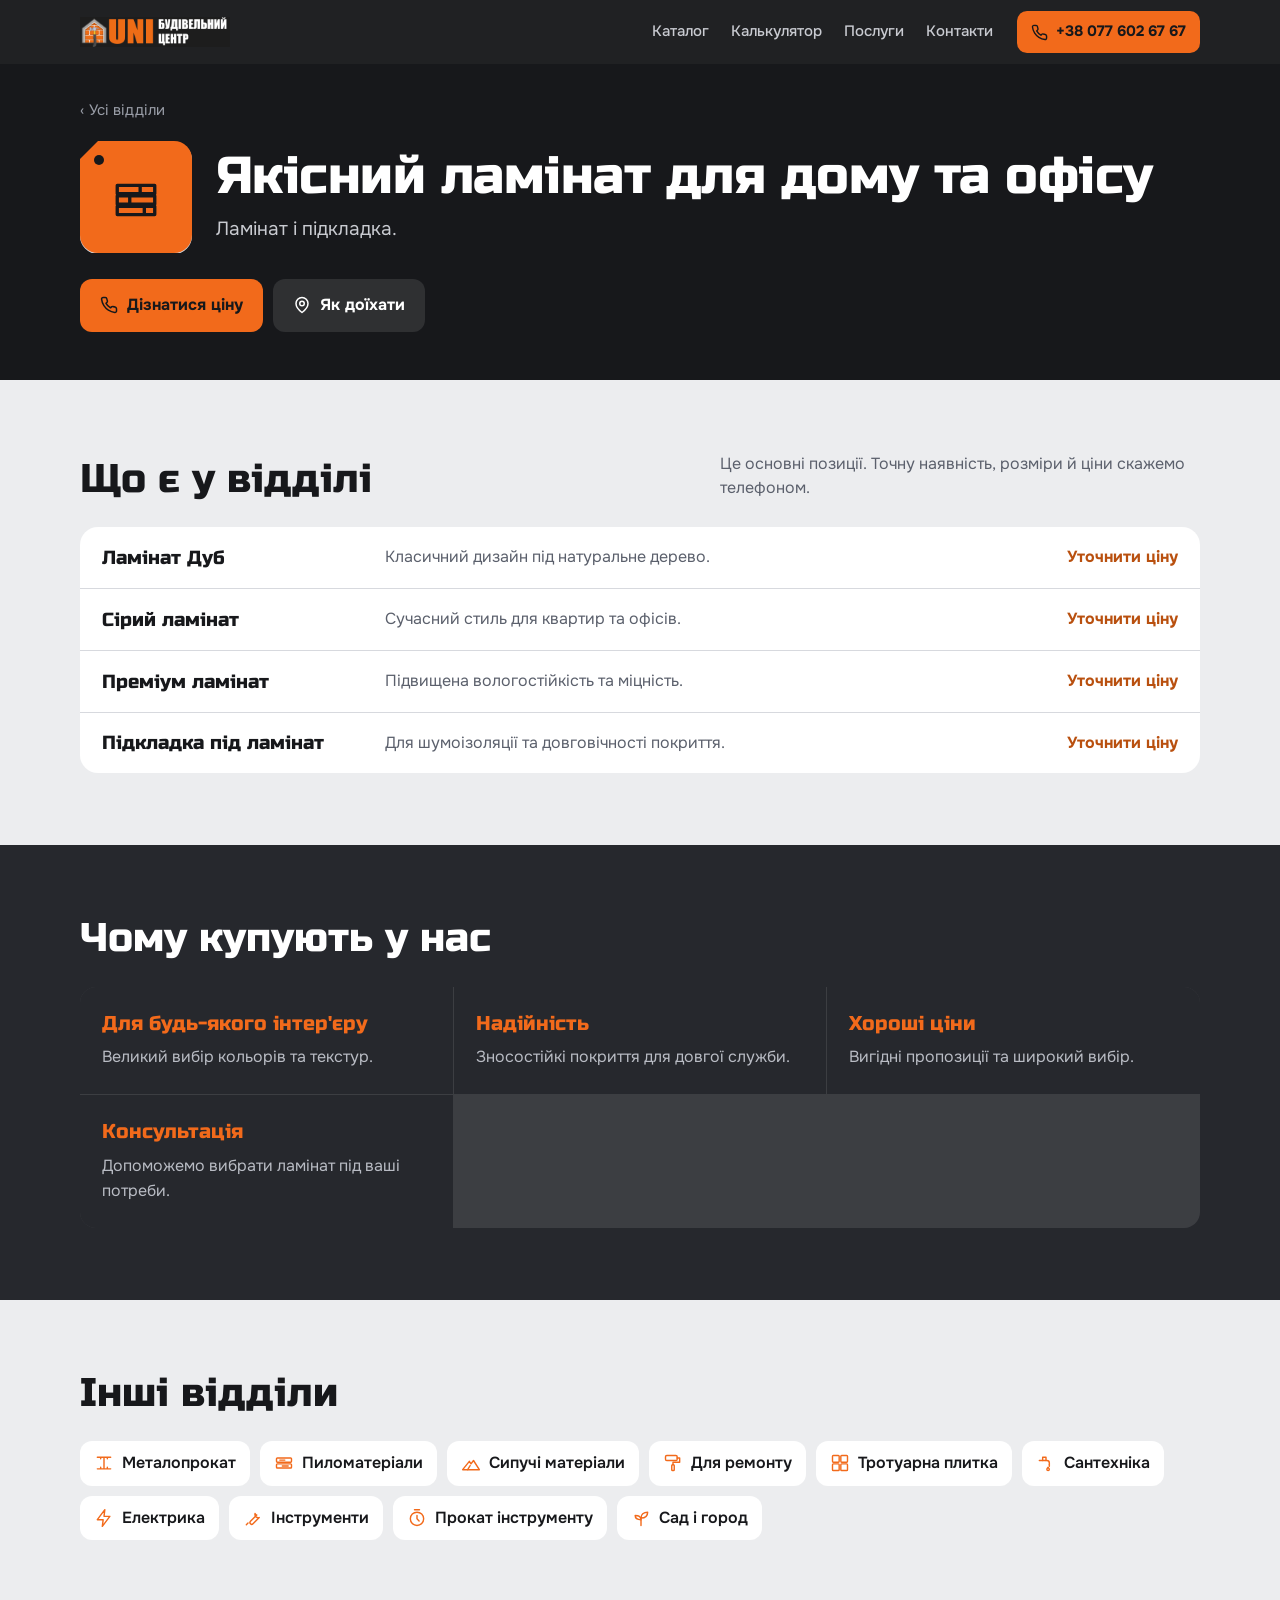
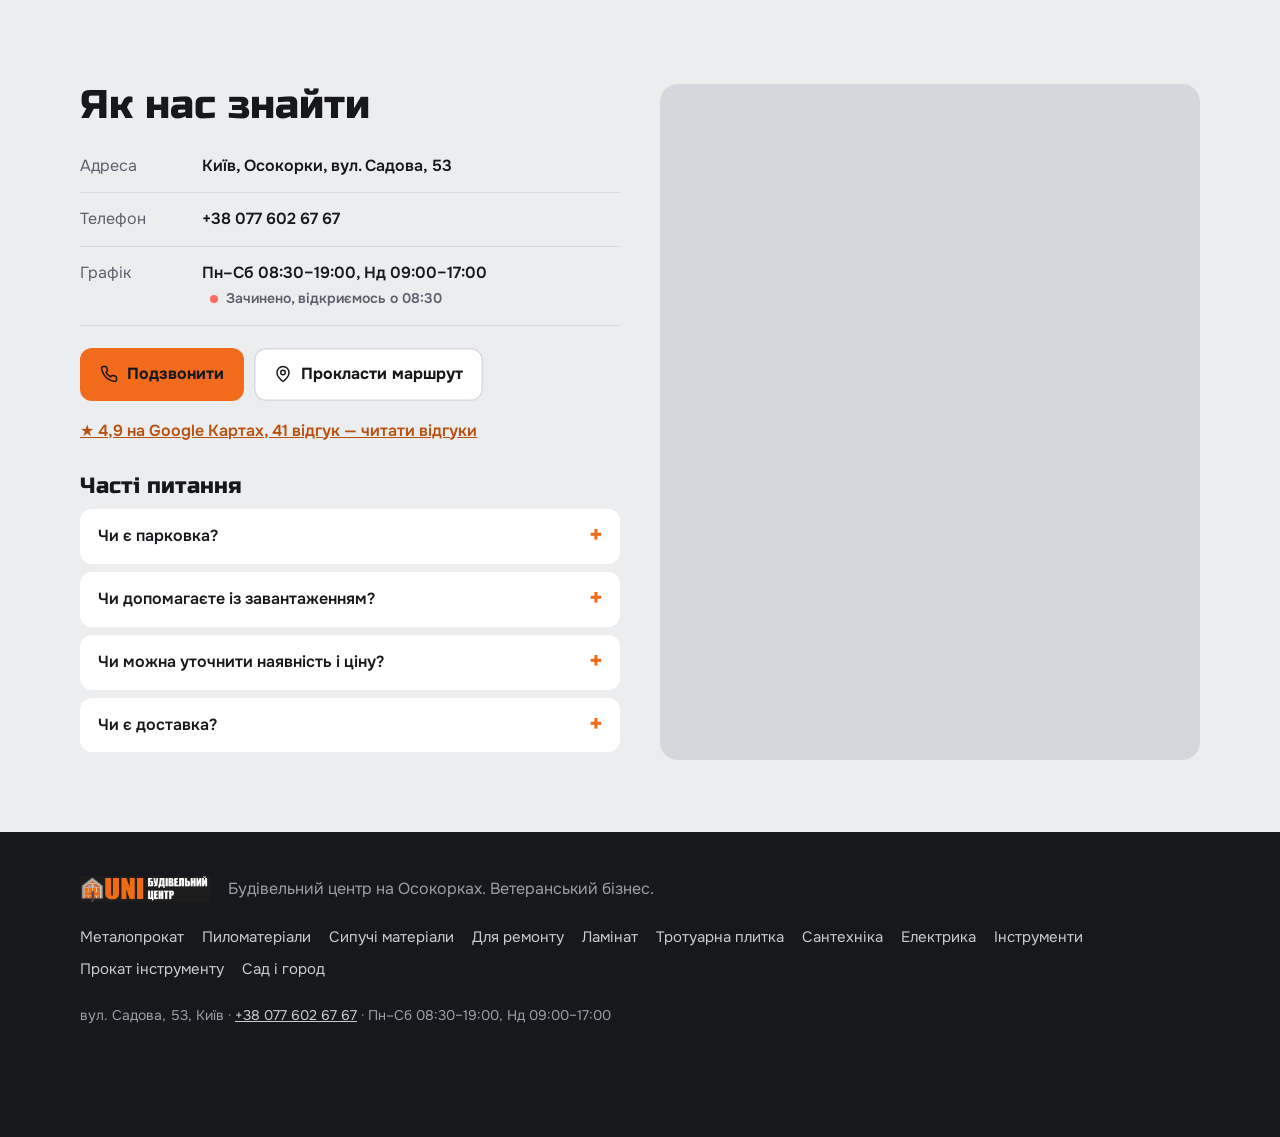
<file: laminat.html>
<!DOCTYPE html>
<html lang="uk">
<head>
<meta charset="utf-8">
<meta name="viewport" content="width=device-width,initial-scale=1">
<title>Ламінат на Осокорках — UNI, Київ</title>
<meta name="description" content="Ламінат в UNI на Осокорках: Ламінат і підкладка.">
<link rel="canonical" href="https://6jenya.github.io/uni-store/laminat.html">
<meta property="og:type" content="website">
<meta property="og:title" content="Ламінат на Осокорках — UNI, Київ">
<meta property="og:description" content="Ламінат в UNI на Осокорках: Ламінат і підкладка.">
<meta property="og:image" content="https://6jenya.github.io/uni-store/images/og.jpg">
<meta name="theme-color" content="#17181B">
<link rel="icon" type="image/png" href="images/favicon.png">
<link rel="preconnect" href="https://fonts.googleapis.com"><link rel="preconnect" href="https://fonts.gstatic.com" crossorigin>
<link href="https://fonts.googleapis.com/css2?family=Onest:wght@400;500;600;700&family=Russo+One&display=swap" rel="stylesheet">
<link rel="stylesheet" href="styles.css?v=3">
<script type="application/ld+json">{"@context": "https://schema.org", "@type": "HardwareStore", "name": "UNI — будівельний центр", "url": "https://6jenya.github.io/uni-store/", "telephone": "+380776026767", "image": "https://6jenya.github.io/uni-store/images/photo4.jpg", "logo": "https://6jenya.github.io/uni-store/images/logo.jpg", "address": {"@type": "PostalAddress", "streetAddress": "вул. Садова, 53", "addressLocality": "Київ", "addressRegion": "Осокорки", "addressCountry": "UA"}, "geo": {"@type": "GeoCoordinates", "latitude": 50.3831069, "longitude": 30.6133799}, "openingHoursSpecification": [{"@type": "OpeningHoursSpecification", "dayOfWeek": ["Monday", "Tuesday", "Wednesday", "Thursday", "Friday", "Saturday"], "opens": "08:30", "closes": "19:00"}, {"@type": "OpeningHoursSpecification", "dayOfWeek": ["Sunday"], "opens": "09:00", "closes": "17:00"}]}</script>
</head>
<body><a class="skip" href="#main">До вмісту</a>
<header class="hdr"><div class="wrap hdr-in">
  <a class="brand" href="index.html" aria-label="UNI — на головну"><img src="images/logo.jpg" alt="UNI будівельний центр" width="160" height="32"></a>
  <nav class="nav" aria-label="Меню"><a href="index.html#catalog">Каталог</a><a href="index.html#calc-sec">Калькулятор</a><a href="index.html#services">Послуги</a><a href="index.html#contacts">Контакти</a></nav>
  <a class="hdr-call" href="tel:+380776026767"><svg viewBox="0 0 24 24" fill="none" stroke="currentColor" stroke-width="2" stroke-linecap="round" stroke-linejoin="round" aria-hidden="true"><path d="M22 16.9v3a2 2 0 0 1-2.2 2 19.8 19.8 0 0 1-8.6-3.1 19.5 19.5 0 0 1-6-6A19.8 19.8 0 0 1 2.1 4.2 2 2 0 0 1 4.1 2h3a2 2 0 0 1 2 1.7c.1.9.4 1.8.7 2.7a2 2 0 0 1-.5 2.1L8 9.8a16 16 0 0 0 6 6l1.3-1.3a2 2 0 0 1 2.1-.4c.9.3 1.8.6 2.7.7a2 2 0 0 1 1.7 2z"/></svg><span>+38 077 602 67 67</span></a>
</div></header>
<main id="main">
<section class="hero cat"><div class="wrap">
  <a class="back" href="index.html#catalog">Усі відділи</a>
  <div class="cat-h"><span class="tag big" aria-hidden="true"><span class="hole"></span><svg class="ic" viewBox="0 0 24 24" fill="none" stroke="currentColor" stroke-width="1.7" stroke-linecap="round" stroke-linejoin="round" aria-hidden="true"><path d="M3 5h11v4H3zM14 5h7v4h-7M3 10h6v4H3zM9 10h12v4H9M3 15h13v4H3zM16 15h5v4h-5"/></svg></span>
  <div><h1>Якісний ламінат для дому та офісу</h1><p class="lead">Ламінат і підкладка.</p></div></div>
  <div class="btns"><a class="btn" href="tel:+380776026767"><svg viewBox="0 0 24 24" fill="none" stroke="currentColor" stroke-width="2" stroke-linecap="round" stroke-linejoin="round" aria-hidden="true"><path d="M22 16.9v3a2 2 0 0 1-2.2 2 19.8 19.8 0 0 1-8.6-3.1 19.5 19.5 0 0 1-6-6A19.8 19.8 0 0 1 2.1 4.2 2 2 0 0 1 4.1 2h3a2 2 0 0 1 2 1.7c.1.9.4 1.8.7 2.7a2 2 0 0 1-.5 2.1L8 9.8a16 16 0 0 0 6 6l1.3-1.3a2 2 0 0 1 2.1-.4c.9.3 1.8.6 2.7.7a2 2 0 0 1 1.7 2z"/></svg>Дізнатися ціну</a><a class="btn ghost-d" href="https://www.google.com/maps/dir/?api=1&destination=50.3831069,30.6133799&destination_place_id=ChIJ-XjFNgDF1EARsE3lZlV7TGE" target="_blank" rel="noopener"><svg viewBox="0 0 24 24" fill="none" stroke="currentColor" stroke-width="2" stroke-linecap="round" stroke-linejoin="round" aria-hidden="true"><path d="M20 10c0 6-8 12-8 12s-8-6-8-12a8 8 0 0 1 16 0z"/><circle cx="12" cy="10" r="3"/></svg>Як доїхати</a></div>
</div></section>
<section class="sec"><div class="wrap">
  <div class="sec-h"><h2 class="h2">Що є у відділі</h2><p>Це основні позиції. Точну наявність, розміри й ціни скажемо телефоном.</p></div>
  <ul class="items"><li><b>Ламінат Дуб</b><span>Класичний дизайн під натуральне дерево.</span><a href="tel:+380776026767">Уточнити ціну</a></li><li><b>Сірий ламінат</b><span>Сучасний стиль для квартир та офісів.</span><a href="tel:+380776026767">Уточнити ціну</a></li><li><b>Преміум ламінат</b><span>Підвищена вологостійкість та міцність.</span><a href="tel:+380776026767">Уточнити ціну</a></li><li><b>Підкладка під ламінат</b><span>Для шумоізоляції та довговічності покриття.</span><a href="tel:+380776026767">Уточнити ціну</a></li></ul>
</div></section>
<section class="sec dark"><div class="wrap"><h2 class="h2">Чому купують у нас</h2><div class="svcs"><div class="svc"><b>Для будь-якого інтер&#x27;єру</b><p>Великий вибір кольорів та текстур.</p></div><div class="svc"><b>Надійність</b><p>Зносостійкі покриття для довгої служби.</p></div><div class="svc"><b>Хороші ціни</b><p>Вигідні пропозиції та широкий вибір.</p></div><div class="svc"><b>Консультація</b><p>Допоможемо вибрати ламінат під ваші потреби.</p></div></div></div></section>
<section class="sec"><div class="wrap"><h2 class="h2">Інші відділи</h2><div class="others"><a href="metal.html"><svg class="ic-s" viewBox="0 0 24 24" fill="none" stroke="currentColor" stroke-width="1.7" stroke-linecap="round" stroke-linejoin="round" aria-hidden="true"><path d="M4 5h16M4 19h16M12 5v14M8 5v2M16 5v2M8 17v2M16 17v2"/></svg>Металопрокат</a><a href="pilomaterialy.html"><svg class="ic-s" viewBox="0 0 24 24" fill="none" stroke="currentColor" stroke-width="1.7" stroke-linecap="round" stroke-linejoin="round" aria-hidden="true"><rect x="3" y="6" width="18" height="5" rx="1"/><rect x="3" y="13" width="18" height="5" rx="1"/><path d="M7 8.5h6M10 15.5h7"/></svg>Пиломатеріали</a><a href="bulk.html"><svg class="ic-s" viewBox="0 0 24 24" fill="none" stroke="currentColor" stroke-width="1.7" stroke-linecap="round" stroke-linejoin="round" aria-hidden="true"><path d="M2 20h20L15 9l-3 4-2-3z"/><path d="M8 20l3-5"/></svg>Сипучі матеріали</a><a href="repair.html"><svg class="ic-s" viewBox="0 0 24 24" fill="none" stroke="currentColor" stroke-width="1.7" stroke-linecap="round" stroke-linejoin="round" aria-hidden="true"><rect x="3" y="3" width="14" height="6" rx="1.5"/><path d="M17 6h3v5h-8v3"/><rect x="10.5" y="14" width="3" height="7" rx="1"/></svg>Для ремонту</a><a href="plitka.html"><svg class="ic-s" viewBox="0 0 24 24" fill="none" stroke="currentColor" stroke-width="1.7" stroke-linecap="round" stroke-linejoin="round" aria-hidden="true"><rect x="3" y="3" width="8" height="8" rx="1"/><rect x="13" y="3" width="8" height="8" rx="1"/><rect x="3" y="13" width="8" height="8" rx="1"/><rect x="13" y="13" width="8" height="8" rx="1"/></svg>Тротуарна плитка</a><a href="santehnika.html"><svg class="ic-s" viewBox="0 0 24 24" fill="none" stroke="currentColor" stroke-width="1.7" stroke-linecap="round" stroke-linejoin="round" aria-hidden="true"><path d="M4 9h9a3 3 0 0 1 3 3v2"/><path d="M8 9V5h4v4M16 14v2"/><path d="M16 19.5c0 .8-.7 1.5-1.5 1.5S13 20.3 13 19.5 14.5 17 14.5 17s1.5 1.7 1.5 2.5z"/></svg>Сантехніка</a><a href="electric.html"><svg class="ic-s" viewBox="0 0 24 24" fill="none" stroke="currentColor" stroke-width="1.7" stroke-linecap="round" stroke-linejoin="round" aria-hidden="true"><path d="M13 2 4 14h7l-1 8 9-12h-7z"/></svg>Електрика</a><a href="instrument.html"><svg class="ic-s" viewBox="0 0 24 24" fill="none" stroke="currentColor" stroke-width="1.7" stroke-linecap="round" stroke-linejoin="round" aria-hidden="true"><path d="M14.5 6.5a4 4 0 0 0 5 5L12 19a2.1 2.1 0 0 1-3-3l7.5-7.5a4 4 0 0 1-2-2z"/><path d="m6 18-2 2"/></svg>Інструменти</a><a href="rent.html"><svg class="ic-s" viewBox="0 0 24 24" fill="none" stroke="currentColor" stroke-width="1.7" stroke-linecap="round" stroke-linejoin="round" aria-hidden="true"><circle cx="12" cy="13" r="8"/><path d="M12 9v4l2.5 2.5M9 2h6"/></svg>Прокат інструменту</a><a href="sad-gorod.html"><svg class="ic-s" viewBox="0 0 24 24" fill="none" stroke="currentColor" stroke-width="1.7" stroke-linecap="round" stroke-linejoin="round" aria-hidden="true"><path d="M12 21v-9"/><path d="M12 12c0-4 3-7 8-7 0 5-3 7-8 7z"/><path d="M12 14c0-3-2.5-5-7-5 0 4 2.5 5 7 5z"/></svg>Сад і город</a></div></div></section>
<section class="sec contacts" id="contacts"><div class="wrap grid2">
  <div>
    <h2 class="h2">Як нас знайти</h2>
    <dl class="info">
      <div><dt>Адреса</dt><dd>Київ, Осокорки, вул. Садова, 53</dd></div>
      <div><dt>Телефон</dt><dd><a href="tel:+380776026767">+38 077 602 67 67</a></dd></div>
      <div><dt>Графік</dt><dd>Пн–Сб 08:30–19:00, Нд 09:00–17:00 <span class="status" data-status></span></dd></div>
    </dl>
    <div class="btns"><a class="btn" href="tel:+380776026767"><svg viewBox="0 0 24 24" fill="none" stroke="currentColor" stroke-width="2" stroke-linecap="round" stroke-linejoin="round" aria-hidden="true"><path d="M22 16.9v3a2 2 0 0 1-2.2 2 19.8 19.8 0 0 1-8.6-3.1 19.5 19.5 0 0 1-6-6A19.8 19.8 0 0 1 2.1 4.2 2 2 0 0 1 4.1 2h3a2 2 0 0 1 2 1.7c.1.9.4 1.8.7 2.7a2 2 0 0 1-.5 2.1L8 9.8a16 16 0 0 0 6 6l1.3-1.3a2 2 0 0 1 2.1-.4c.9.3 1.8.6 2.7.7a2 2 0 0 1 1.7 2z"/></svg>Подзвонити</a><a class="btn ghost" href="https://www.google.com/maps/dir/?api=1&destination=50.3831069,30.6133799&destination_place_id=ChIJ-XjFNgDF1EARsE3lZlV7TGE" target="_blank" rel="noopener"><svg viewBox="0 0 24 24" fill="none" stroke="currentColor" stroke-width="2" stroke-linecap="round" stroke-linejoin="round" aria-hidden="true"><path d="M20 10c0 6-8 12-8 12s-8-6-8-12a8 8 0 0 1 16 0z"/><circle cx="12" cy="10" r="3"/></svg>Прокласти маршрут</a></div>
    <a class="lnk" href="https://www.google.com/maps/search/?api=1&query=UNI%20%D0%B1%D1%83%D0%B4%D1%96%D0%B2%D0%B5%D0%BB%D1%8C%D0%BD%D0%B8%D0%B9%20%D1%86%D0%B5%D0%BD%D1%82%D1%80&query_place_id=ChIJ-XjFNgDF1EARsE3lZlV7TGE" target="_blank" rel="noopener">★ 4,9 на Google Картах, 41 відгук — читати відгуки</a>
    <div class="faq"><h3>Часті питання</h3><details><summary>Чи є парковка?</summary><p>Так, біля магазину велика парковка і зручний заїзд.</p></details><details><summary>Чи допомагаєте із завантаженням?</summary><p>Так, допоможемо завантажити товар у ваше авто.</p></details><details><summary>Чи можна уточнити наявність і ціну?</summary><p>Так, зателефонуйте за номером +38 077 602 67 67 — підкажемо, що є на складі, і порахуємо вартість.</p></details><details><summary>Чи є доставка?</summary><p>Так, власним транспортом по Києву та Київській області. Вартість залежить від адреси й обсягу.</p></details></div>
  </div>
  <div class="map"><iframe title="UNI на карті" loading="lazy" src="https://maps.google.com/maps?q=UNI%20%D0%A1%D0%B0%D0%B4%D0%BE%D0%B2%D0%B0%2053%20%D0%9A%D0%B8%D1%97%D0%B2&ll=50.3831069,30.6133799&z=16&output=embed" referrerpolicy="no-referrer-when-downgrade"></iframe></div>
</div></section></main>
<footer class="ftr"><div class="wrap">
  <div class="ftr-top"><img src="images/logo.jpg" alt="UNI" width="140" height="28"><p>Будівельний центр на Осокорках. Ветеранський бізнес.</p></div>
  <nav class="ftr-links" aria-label="Відділи"><a href="metal.html">Металопрокат</a><a href="pilomaterialy.html">Пиломатеріали</a><a href="bulk.html">Сипучі матеріали</a><a href="repair.html">Для ремонту</a><a href="laminat.html">Ламінат</a><a href="plitka.html">Тротуарна плитка</a><a href="santehnika.html">Сантехніка</a><a href="electric.html">Електрика</a><a href="instrument.html">Інструменти</a><a href="rent.html">Прокат інструменту</a><a href="sad-gorod.html">Сад і город</a></nav>
  <p class="ftr-c">вул. Садова, 53, Київ · <a href="tel:+380776026767">+38 077 602 67 67</a> · Пн–Сб 08:30–19:00, Нд 09:00–17:00</p>
</div></footer>
<div class="dock"><a class="btn" href="tel:+380776026767"><svg viewBox="0 0 24 24" fill="none" stroke="currentColor" stroke-width="2" stroke-linecap="round" stroke-linejoin="round" aria-hidden="true"><path d="M22 16.9v3a2 2 0 0 1-2.2 2 19.8 19.8 0 0 1-8.6-3.1 19.5 19.5 0 0 1-6-6A19.8 19.8 0 0 1 2.1 4.2 2 2 0 0 1 4.1 2h3a2 2 0 0 1 2 1.7c.1.9.4 1.8.7 2.7a2 2 0 0 1-.5 2.1L8 9.8a16 16 0 0 0 6 6l1.3-1.3a2 2 0 0 1 2.1-.4c.9.3 1.8.6 2.7.7a2 2 0 0 1 1.7 2z"/></svg>Подзвонити</a><a class="btn ghost" href="https://www.google.com/maps/dir/?api=1&destination=50.3831069,30.6133799&destination_place_id=ChIJ-XjFNgDF1EARsE3lZlV7TGE" target="_blank" rel="noopener"><svg viewBox="0 0 24 24" fill="none" stroke="currentColor" stroke-width="2" stroke-linecap="round" stroke-linejoin="round" aria-hidden="true"><path d="M20 10c0 6-8 12-8 12s-8-6-8-12a8 8 0 0 1 16 0z"/><circle cx="12" cy="10" r="3"/></svg>Маршрут</a></div>
<script src="js/calc.js?v=1" defer></script>

<script>
(() => {
  const f = new Intl.DateTimeFormat('uk-UA', {timeZone: 'Europe/Kyiv', hour: '2-digit', minute: '2-digit', hour12: false});
  const [h, m] = f.format(new Date()).split(':').map(Number), t = h * 60 + m;
  const day = new Intl.DateTimeFormat('en-US', {timeZone: 'Europe/Kyiv', weekday: 'short'}).format(new Date());
  const mm = s => +s.slice(0, 2) * 60 + +s.slice(3), sun = day === 'Sun', sat = day === 'Sat';
  const oS = sun ? '09:00' : '08:30', cS = sun ? '17:00' : '19:00', o = mm(oS), c = mm(cS), open = t >= o && t < c;
  const next = t < o ? oS : (sat ? '09:00' : '08:30');
  const txt = open ? (c - t <= 60 ? `Відкрито, зачиняємось о ${cS}` : `Відкрито до ${cS}`) : `Зачинено, відкриємось ${t < o ? 'о' : 'завтра о'} ${next}`;
  document.querySelectorAll('[data-status]').forEach(el => { el.textContent = txt; el.classList.add(open ? 'on' : 'off'); });
})();
</script>
</body>
</html>
</file>
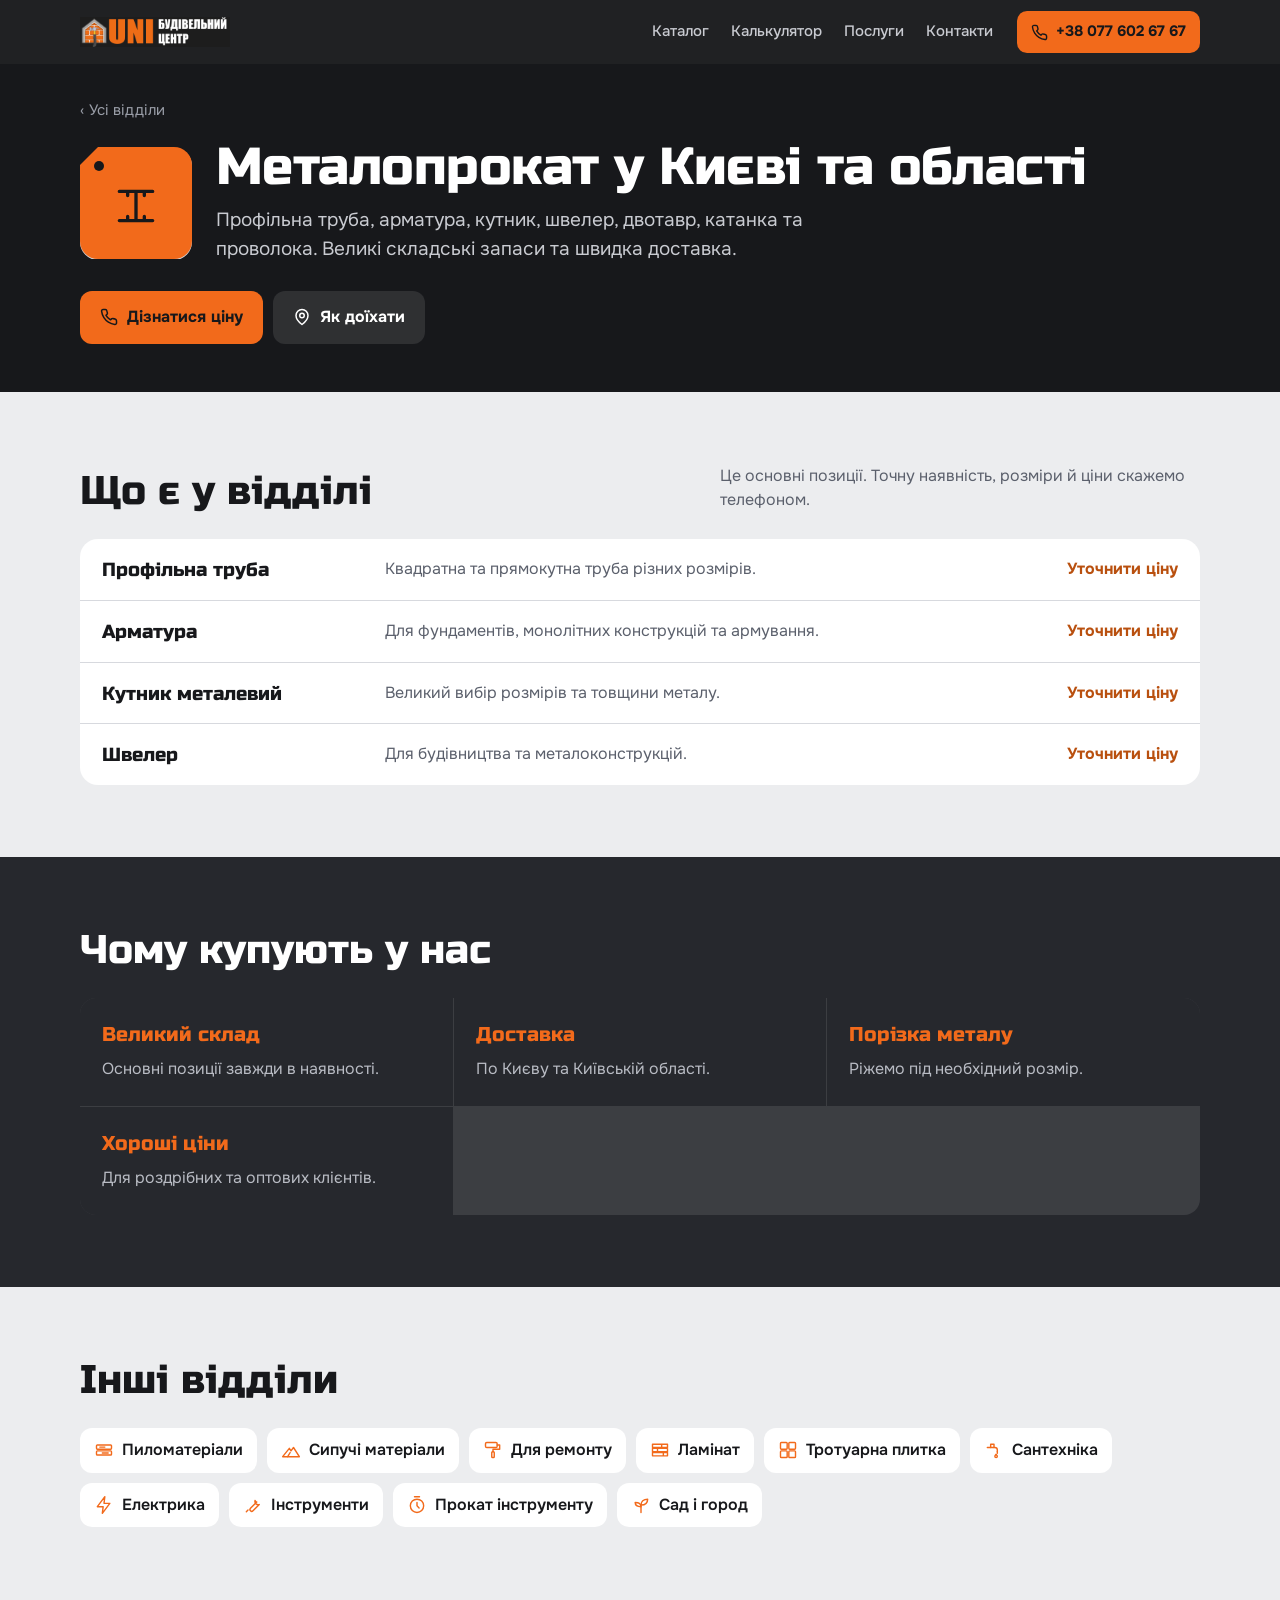
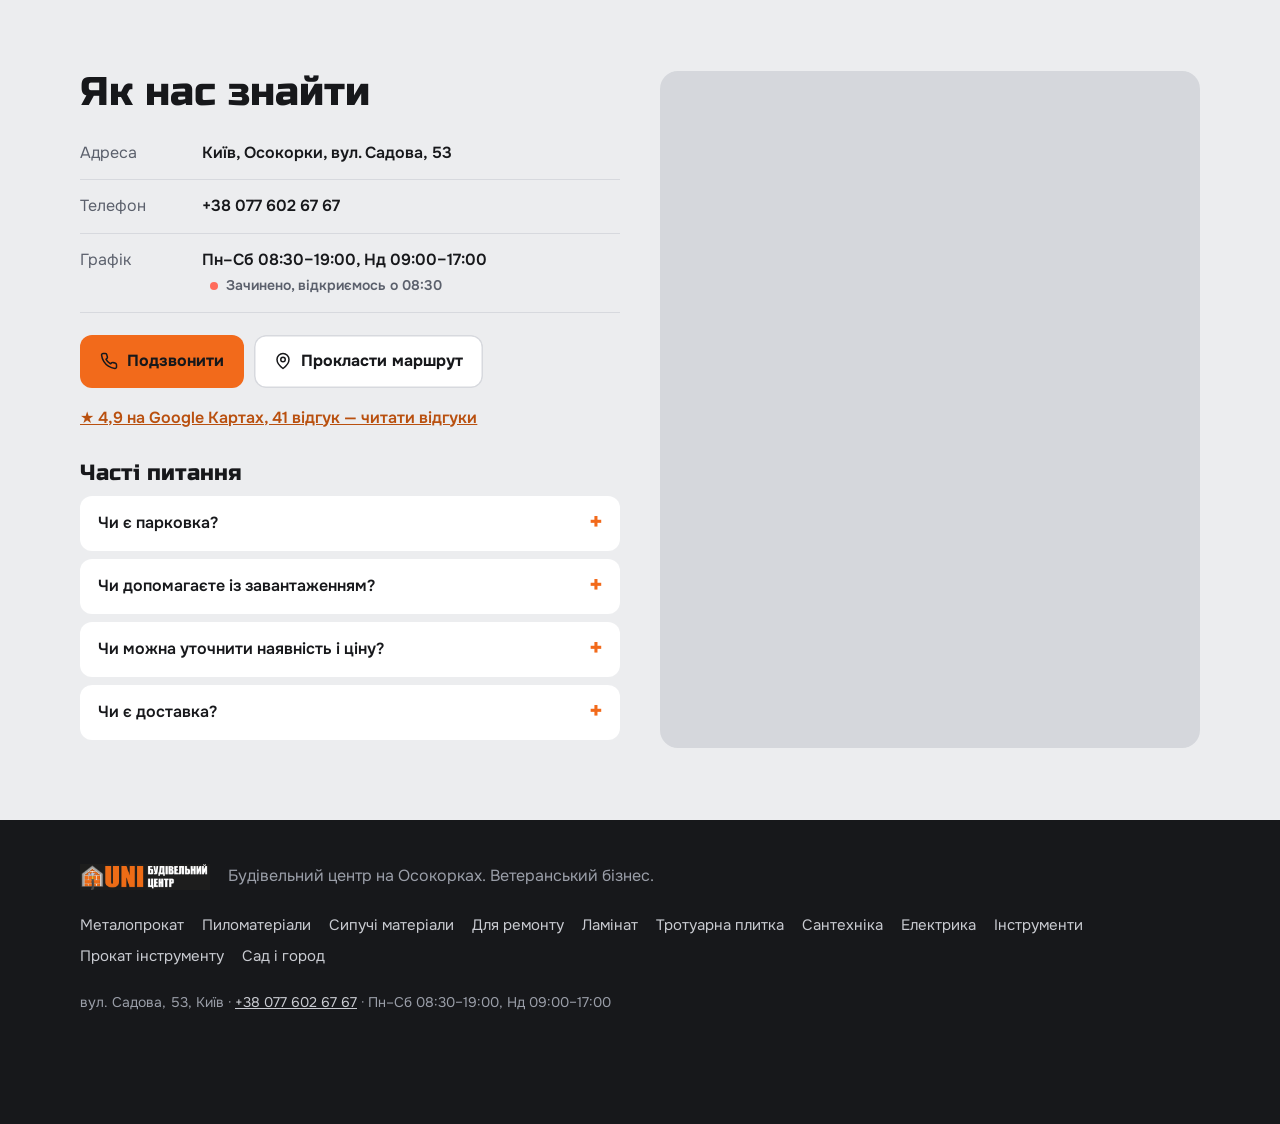
<file: metal.html>
<!DOCTYPE html>
<html lang="uk">
<head>
<meta charset="utf-8">
<meta name="viewport" content="width=device-width,initial-scale=1">
<title>Металопрокат на Осокорках — UNI, Київ</title>
<meta name="description" content="Металопрокат в UNI на Осокорках: Профільна труба, арматура, кутник, швелер, двотавр, катанка та проволока. Великі складські запаси та швидка доставка.">
<link rel="canonical" href="https://6jenya.github.io/uni-store/metal.html">
<meta property="og:type" content="website">
<meta property="og:title" content="Металопрокат на Осокорках — UNI, Київ">
<meta property="og:description" content="Металопрокат в UNI на Осокорках: Профільна труба, арматура, кутник, швелер, двотавр, катанка та проволока. Великі складські запаси та швидка доставка.">
<meta property="og:image" content="https://6jenya.github.io/uni-store/images/og.jpg">
<meta name="theme-color" content="#17181B">
<link rel="icon" type="image/png" href="images/favicon.png">
<link rel="preconnect" href="https://fonts.googleapis.com"><link rel="preconnect" href="https://fonts.gstatic.com" crossorigin>
<link href="https://fonts.googleapis.com/css2?family=Onest:wght@400;500;600;700&family=Russo+One&display=swap" rel="stylesheet">
<link rel="stylesheet" href="styles.css?v=3">
<script type="application/ld+json">{"@context": "https://schema.org", "@type": "HardwareStore", "name": "UNI — будівельний центр", "url": "https://6jenya.github.io/uni-store/", "telephone": "+380776026767", "image": "https://6jenya.github.io/uni-store/images/photo4.jpg", "logo": "https://6jenya.github.io/uni-store/images/logo.jpg", "address": {"@type": "PostalAddress", "streetAddress": "вул. Садова, 53", "addressLocality": "Київ", "addressRegion": "Осокорки", "addressCountry": "UA"}, "geo": {"@type": "GeoCoordinates", "latitude": 50.3831069, "longitude": 30.6133799}, "openingHoursSpecification": [{"@type": "OpeningHoursSpecification", "dayOfWeek": ["Monday", "Tuesday", "Wednesday", "Thursday", "Friday", "Saturday"], "opens": "08:30", "closes": "19:00"}, {"@type": "OpeningHoursSpecification", "dayOfWeek": ["Sunday"], "opens": "09:00", "closes": "17:00"}]}</script>
</head>
<body><a class="skip" href="#main">До вмісту</a>
<header class="hdr"><div class="wrap hdr-in">
  <a class="brand" href="index.html" aria-label="UNI — на головну"><img src="images/logo.jpg" alt="UNI будівельний центр" width="160" height="32"></a>
  <nav class="nav" aria-label="Меню"><a href="index.html#catalog">Каталог</a><a href="index.html#calc-sec">Калькулятор</a><a href="index.html#services">Послуги</a><a href="index.html#contacts">Контакти</a></nav>
  <a class="hdr-call" href="tel:+380776026767"><svg viewBox="0 0 24 24" fill="none" stroke="currentColor" stroke-width="2" stroke-linecap="round" stroke-linejoin="round" aria-hidden="true"><path d="M22 16.9v3a2 2 0 0 1-2.2 2 19.8 19.8 0 0 1-8.6-3.1 19.5 19.5 0 0 1-6-6A19.8 19.8 0 0 1 2.1 4.2 2 2 0 0 1 4.1 2h3a2 2 0 0 1 2 1.7c.1.9.4 1.8.7 2.7a2 2 0 0 1-.5 2.1L8 9.8a16 16 0 0 0 6 6l1.3-1.3a2 2 0 0 1 2.1-.4c.9.3 1.8.6 2.7.7a2 2 0 0 1 1.7 2z"/></svg><span>+38 077 602 67 67</span></a>
</div></header>
<main id="main">
<section class="hero cat"><div class="wrap">
  <a class="back" href="index.html#catalog">Усі відділи</a>
  <div class="cat-h"><span class="tag big" aria-hidden="true"><span class="hole"></span><svg class="ic" viewBox="0 0 24 24" fill="none" stroke="currentColor" stroke-width="1.7" stroke-linecap="round" stroke-linejoin="round" aria-hidden="true"><path d="M4 5h16M4 19h16M12 5v14M8 5v2M16 5v2M8 17v2M16 17v2"/></svg></span>
  <div><h1>Металопрокат у Києві та області</h1><p class="lead">Профільна труба, арматура, кутник, швелер, двотавр, катанка та проволока. Великі складські запаси та швидка доставка.</p></div></div>
  <div class="btns"><a class="btn" href="tel:+380776026767"><svg viewBox="0 0 24 24" fill="none" stroke="currentColor" stroke-width="2" stroke-linecap="round" stroke-linejoin="round" aria-hidden="true"><path d="M22 16.9v3a2 2 0 0 1-2.2 2 19.8 19.8 0 0 1-8.6-3.1 19.5 19.5 0 0 1-6-6A19.8 19.8 0 0 1 2.1 4.2 2 2 0 0 1 4.1 2h3a2 2 0 0 1 2 1.7c.1.9.4 1.8.7 2.7a2 2 0 0 1-.5 2.1L8 9.8a16 16 0 0 0 6 6l1.3-1.3a2 2 0 0 1 2.1-.4c.9.3 1.8.6 2.7.7a2 2 0 0 1 1.7 2z"/></svg>Дізнатися ціну</a><a class="btn ghost-d" href="https://www.google.com/maps/dir/?api=1&destination=50.3831069,30.6133799&destination_place_id=ChIJ-XjFNgDF1EARsE3lZlV7TGE" target="_blank" rel="noopener"><svg viewBox="0 0 24 24" fill="none" stroke="currentColor" stroke-width="2" stroke-linecap="round" stroke-linejoin="round" aria-hidden="true"><path d="M20 10c0 6-8 12-8 12s-8-6-8-12a8 8 0 0 1 16 0z"/><circle cx="12" cy="10" r="3"/></svg>Як доїхати</a></div>
</div></section>
<section class="sec"><div class="wrap">
  <div class="sec-h"><h2 class="h2">Що є у відділі</h2><p>Це основні позиції. Точну наявність, розміри й ціни скажемо телефоном.</p></div>
  <ul class="items"><li><b>Профільна труба</b><span>Квадратна та прямокутна труба різних розмірів.</span><a href="tel:+380776026767">Уточнити ціну</a></li><li><b>Арматура</b><span>Для фундаментів, монолітних конструкцій та армування.</span><a href="tel:+380776026767">Уточнити ціну</a></li><li><b>Кутник металевий</b><span>Великий вибір розмірів та товщини металу.</span><a href="tel:+380776026767">Уточнити ціну</a></li><li><b>Швелер</b><span>Для будівництва та металоконструкцій.</span><a href="tel:+380776026767">Уточнити ціну</a></li></ul>
</div></section>
<section class="sec dark"><div class="wrap"><h2 class="h2">Чому купують у нас</h2><div class="svcs"><div class="svc"><b>Великий склад</b><p>Основні позиції завжди в наявності.</p></div><div class="svc"><b>Доставка</b><p>По Києву та Київській області.</p></div><div class="svc"><b>Порізка металу</b><p>Ріжемо під необхідний розмір.</p></div><div class="svc"><b>Хороші ціни</b><p>Для роздрібних та оптових клієнтів.</p></div></div></div></section>
<section class="sec"><div class="wrap"><h2 class="h2">Інші відділи</h2><div class="others"><a href="pilomaterialy.html"><svg class="ic-s" viewBox="0 0 24 24" fill="none" stroke="currentColor" stroke-width="1.7" stroke-linecap="round" stroke-linejoin="round" aria-hidden="true"><rect x="3" y="6" width="18" height="5" rx="1"/><rect x="3" y="13" width="18" height="5" rx="1"/><path d="M7 8.5h6M10 15.5h7"/></svg>Пиломатеріали</a><a href="bulk.html"><svg class="ic-s" viewBox="0 0 24 24" fill="none" stroke="currentColor" stroke-width="1.7" stroke-linecap="round" stroke-linejoin="round" aria-hidden="true"><path d="M2 20h20L15 9l-3 4-2-3z"/><path d="M8 20l3-5"/></svg>Сипучі матеріали</a><a href="repair.html"><svg class="ic-s" viewBox="0 0 24 24" fill="none" stroke="currentColor" stroke-width="1.7" stroke-linecap="round" stroke-linejoin="round" aria-hidden="true"><rect x="3" y="3" width="14" height="6" rx="1.5"/><path d="M17 6h3v5h-8v3"/><rect x="10.5" y="14" width="3" height="7" rx="1"/></svg>Для ремонту</a><a href="laminat.html"><svg class="ic-s" viewBox="0 0 24 24" fill="none" stroke="currentColor" stroke-width="1.7" stroke-linecap="round" stroke-linejoin="round" aria-hidden="true"><path d="M3 5h11v4H3zM14 5h7v4h-7M3 10h6v4H3zM9 10h12v4H9M3 15h13v4H3zM16 15h5v4h-5"/></svg>Ламінат</a><a href="plitka.html"><svg class="ic-s" viewBox="0 0 24 24" fill="none" stroke="currentColor" stroke-width="1.7" stroke-linecap="round" stroke-linejoin="round" aria-hidden="true"><rect x="3" y="3" width="8" height="8" rx="1"/><rect x="13" y="3" width="8" height="8" rx="1"/><rect x="3" y="13" width="8" height="8" rx="1"/><rect x="13" y="13" width="8" height="8" rx="1"/></svg>Тротуарна плитка</a><a href="santehnika.html"><svg class="ic-s" viewBox="0 0 24 24" fill="none" stroke="currentColor" stroke-width="1.7" stroke-linecap="round" stroke-linejoin="round" aria-hidden="true"><path d="M4 9h9a3 3 0 0 1 3 3v2"/><path d="M8 9V5h4v4M16 14v2"/><path d="M16 19.5c0 .8-.7 1.5-1.5 1.5S13 20.3 13 19.5 14.5 17 14.5 17s1.5 1.7 1.5 2.5z"/></svg>Сантехніка</a><a href="electric.html"><svg class="ic-s" viewBox="0 0 24 24" fill="none" stroke="currentColor" stroke-width="1.7" stroke-linecap="round" stroke-linejoin="round" aria-hidden="true"><path d="M13 2 4 14h7l-1 8 9-12h-7z"/></svg>Електрика</a><a href="instrument.html"><svg class="ic-s" viewBox="0 0 24 24" fill="none" stroke="currentColor" stroke-width="1.7" stroke-linecap="round" stroke-linejoin="round" aria-hidden="true"><path d="M14.5 6.5a4 4 0 0 0 5 5L12 19a2.1 2.1 0 0 1-3-3l7.5-7.5a4 4 0 0 1-2-2z"/><path d="m6 18-2 2"/></svg>Інструменти</a><a href="rent.html"><svg class="ic-s" viewBox="0 0 24 24" fill="none" stroke="currentColor" stroke-width="1.7" stroke-linecap="round" stroke-linejoin="round" aria-hidden="true"><circle cx="12" cy="13" r="8"/><path d="M12 9v4l2.5 2.5M9 2h6"/></svg>Прокат інструменту</a><a href="sad-gorod.html"><svg class="ic-s" viewBox="0 0 24 24" fill="none" stroke="currentColor" stroke-width="1.7" stroke-linecap="round" stroke-linejoin="round" aria-hidden="true"><path d="M12 21v-9"/><path d="M12 12c0-4 3-7 8-7 0 5-3 7-8 7z"/><path d="M12 14c0-3-2.5-5-7-5 0 4 2.5 5 7 5z"/></svg>Сад і город</a></div></div></section>
<section class="sec contacts" id="contacts"><div class="wrap grid2">
  <div>
    <h2 class="h2">Як нас знайти</h2>
    <dl class="info">
      <div><dt>Адреса</dt><dd>Київ, Осокорки, вул. Садова, 53</dd></div>
      <div><dt>Телефон</dt><dd><a href="tel:+380776026767">+38 077 602 67 67</a></dd></div>
      <div><dt>Графік</dt><dd>Пн–Сб 08:30–19:00, Нд 09:00–17:00 <span class="status" data-status></span></dd></div>
    </dl>
    <div class="btns"><a class="btn" href="tel:+380776026767"><svg viewBox="0 0 24 24" fill="none" stroke="currentColor" stroke-width="2" stroke-linecap="round" stroke-linejoin="round" aria-hidden="true"><path d="M22 16.9v3a2 2 0 0 1-2.2 2 19.8 19.8 0 0 1-8.6-3.1 19.5 19.5 0 0 1-6-6A19.8 19.8 0 0 1 2.1 4.2 2 2 0 0 1 4.1 2h3a2 2 0 0 1 2 1.7c.1.9.4 1.8.7 2.7a2 2 0 0 1-.5 2.1L8 9.8a16 16 0 0 0 6 6l1.3-1.3a2 2 0 0 1 2.1-.4c.9.3 1.8.6 2.7.7a2 2 0 0 1 1.7 2z"/></svg>Подзвонити</a><a class="btn ghost" href="https://www.google.com/maps/dir/?api=1&destination=50.3831069,30.6133799&destination_place_id=ChIJ-XjFNgDF1EARsE3lZlV7TGE" target="_blank" rel="noopener"><svg viewBox="0 0 24 24" fill="none" stroke="currentColor" stroke-width="2" stroke-linecap="round" stroke-linejoin="round" aria-hidden="true"><path d="M20 10c0 6-8 12-8 12s-8-6-8-12a8 8 0 0 1 16 0z"/><circle cx="12" cy="10" r="3"/></svg>Прокласти маршрут</a></div>
    <a class="lnk" href="https://www.google.com/maps/search/?api=1&query=UNI%20%D0%B1%D1%83%D0%B4%D1%96%D0%B2%D0%B5%D0%BB%D1%8C%D0%BD%D0%B8%D0%B9%20%D1%86%D0%B5%D0%BD%D1%82%D1%80&query_place_id=ChIJ-XjFNgDF1EARsE3lZlV7TGE" target="_blank" rel="noopener">★ 4,9 на Google Картах, 41 відгук — читати відгуки</a>
    <div class="faq"><h3>Часті питання</h3><details><summary>Чи є парковка?</summary><p>Так, біля магазину велика парковка і зручний заїзд.</p></details><details><summary>Чи допомагаєте із завантаженням?</summary><p>Так, допоможемо завантажити товар у ваше авто.</p></details><details><summary>Чи можна уточнити наявність і ціну?</summary><p>Так, зателефонуйте за номером +38 077 602 67 67 — підкажемо, що є на складі, і порахуємо вартість.</p></details><details><summary>Чи є доставка?</summary><p>Так, власним транспортом по Києву та Київській області. Вартість залежить від адреси й обсягу.</p></details></div>
  </div>
  <div class="map"><iframe title="UNI на карті" loading="lazy" src="https://maps.google.com/maps?q=UNI%20%D0%A1%D0%B0%D0%B4%D0%BE%D0%B2%D0%B0%2053%20%D0%9A%D0%B8%D1%97%D0%B2&ll=50.3831069,30.6133799&z=16&output=embed" referrerpolicy="no-referrer-when-downgrade"></iframe></div>
</div></section></main>
<footer class="ftr"><div class="wrap">
  <div class="ftr-top"><img src="images/logo.jpg" alt="UNI" width="140" height="28"><p>Будівельний центр на Осокорках. Ветеранський бізнес.</p></div>
  <nav class="ftr-links" aria-label="Відділи"><a href="metal.html">Металопрокат</a><a href="pilomaterialy.html">Пиломатеріали</a><a href="bulk.html">Сипучі матеріали</a><a href="repair.html">Для ремонту</a><a href="laminat.html">Ламінат</a><a href="plitka.html">Тротуарна плитка</a><a href="santehnika.html">Сантехніка</a><a href="electric.html">Електрика</a><a href="instrument.html">Інструменти</a><a href="rent.html">Прокат інструменту</a><a href="sad-gorod.html">Сад і город</a></nav>
  <p class="ftr-c">вул. Садова, 53, Київ · <a href="tel:+380776026767">+38 077 602 67 67</a> · Пн–Сб 08:30–19:00, Нд 09:00–17:00</p>
</div></footer>
<div class="dock"><a class="btn" href="tel:+380776026767"><svg viewBox="0 0 24 24" fill="none" stroke="currentColor" stroke-width="2" stroke-linecap="round" stroke-linejoin="round" aria-hidden="true"><path d="M22 16.9v3a2 2 0 0 1-2.2 2 19.8 19.8 0 0 1-8.6-3.1 19.5 19.5 0 0 1-6-6A19.8 19.8 0 0 1 2.1 4.2 2 2 0 0 1 4.1 2h3a2 2 0 0 1 2 1.7c.1.9.4 1.8.7 2.7a2 2 0 0 1-.5 2.1L8 9.8a16 16 0 0 0 6 6l1.3-1.3a2 2 0 0 1 2.1-.4c.9.3 1.8.6 2.7.7a2 2 0 0 1 1.7 2z"/></svg>Подзвонити</a><a class="btn ghost" href="https://www.google.com/maps/dir/?api=1&destination=50.3831069,30.6133799&destination_place_id=ChIJ-XjFNgDF1EARsE3lZlV7TGE" target="_blank" rel="noopener"><svg viewBox="0 0 24 24" fill="none" stroke="currentColor" stroke-width="2" stroke-linecap="round" stroke-linejoin="round" aria-hidden="true"><path d="M20 10c0 6-8 12-8 12s-8-6-8-12a8 8 0 0 1 16 0z"/><circle cx="12" cy="10" r="3"/></svg>Маршрут</a></div>
<script src="js/calc.js?v=1" defer></script>

<script>
(() => {
  const f = new Intl.DateTimeFormat('uk-UA', {timeZone: 'Europe/Kyiv', hour: '2-digit', minute: '2-digit', hour12: false});
  const [h, m] = f.format(new Date()).split(':').map(Number), t = h * 60 + m;
  const day = new Intl.DateTimeFormat('en-US', {timeZone: 'Europe/Kyiv', weekday: 'short'}).format(new Date());
  const mm = s => +s.slice(0, 2) * 60 + +s.slice(3), sun = day === 'Sun', sat = day === 'Sat';
  const oS = sun ? '09:00' : '08:30', cS = sun ? '17:00' : '19:00', o = mm(oS), c = mm(cS), open = t >= o && t < c;
  const next = t < o ? oS : (sat ? '09:00' : '08:30');
  const txt = open ? (c - t <= 60 ? `Відкрито, зачиняємось о ${cS}` : `Відкрито до ${cS}`) : `Зачинено, відкриємось ${t < o ? 'о' : 'завтра о'} ${next}`;
  document.querySelectorAll('[data-status]').forEach(el => { el.textContent = txt; el.classList.add(open ? 'on' : 'off'); });
})();
</script>
</body>
</html>
</file>
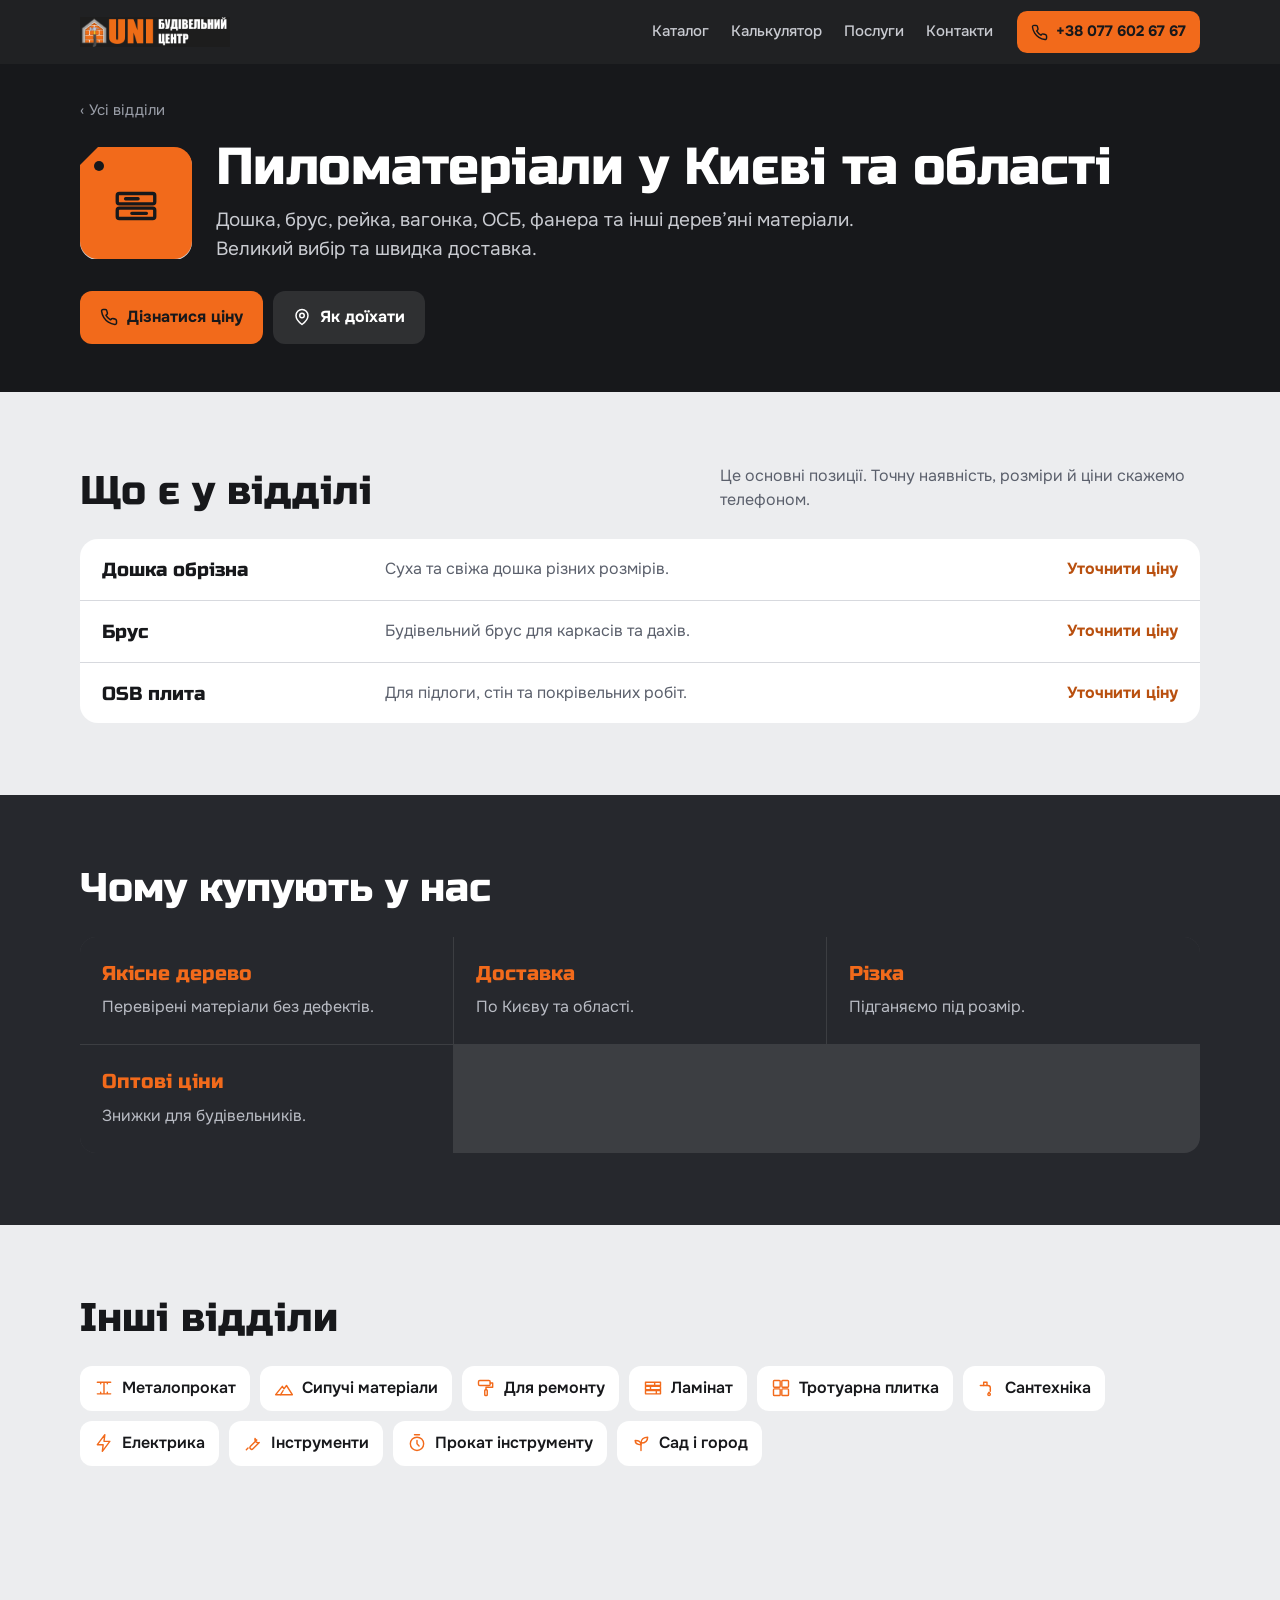
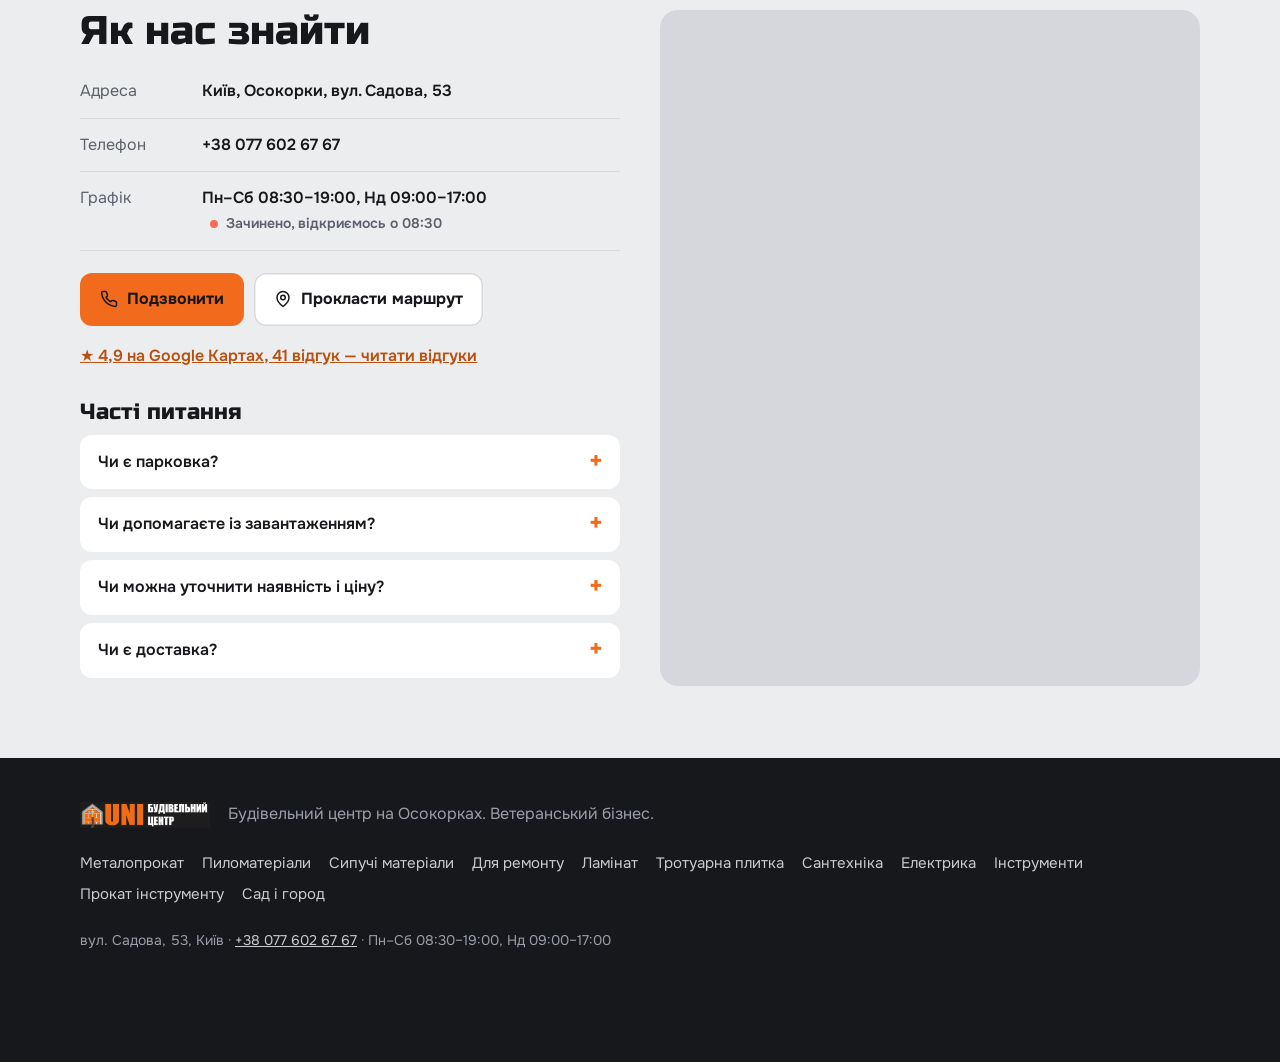
<file: pilomaterialy.html>
<!DOCTYPE html>
<html lang="uk">
<head>
<meta charset="utf-8">
<meta name="viewport" content="width=device-width,initial-scale=1">
<title>Пиломатеріали на Осокорках — UNI, Київ</title>
<meta name="description" content="Пиломатеріали в UNI на Осокорках: Дошка, брус, рейка, вагонка, ОСБ, фанера та інші дерев’яні матеріали. Великий вибір та швидка доставка.">
<link rel="canonical" href="https://6jenya.github.io/uni-store/pilomaterialy.html">
<meta property="og:type" content="website">
<meta property="og:title" content="Пиломатеріали на Осокорках — UNI, Київ">
<meta property="og:description" content="Пиломатеріали в UNI на Осокорках: Дошка, брус, рейка, вагонка, ОСБ, фанера та інші дерев’яні матеріали. Великий вибір та швидка доставка.">
<meta property="og:image" content="https://6jenya.github.io/uni-store/images/og.jpg">
<meta name="theme-color" content="#17181B">
<link rel="icon" type="image/png" href="images/favicon.png">
<link rel="preconnect" href="https://fonts.googleapis.com"><link rel="preconnect" href="https://fonts.gstatic.com" crossorigin>
<link href="https://fonts.googleapis.com/css2?family=Onest:wght@400;500;600;700&family=Russo+One&display=swap" rel="stylesheet">
<link rel="stylesheet" href="styles.css?v=3">
<script type="application/ld+json">{"@context": "https://schema.org", "@type": "HardwareStore", "name": "UNI — будівельний центр", "url": "https://6jenya.github.io/uni-store/", "telephone": "+380776026767", "image": "https://6jenya.github.io/uni-store/images/photo4.jpg", "logo": "https://6jenya.github.io/uni-store/images/logo.jpg", "address": {"@type": "PostalAddress", "streetAddress": "вул. Садова, 53", "addressLocality": "Київ", "addressRegion": "Осокорки", "addressCountry": "UA"}, "geo": {"@type": "GeoCoordinates", "latitude": 50.3831069, "longitude": 30.6133799}, "openingHoursSpecification": [{"@type": "OpeningHoursSpecification", "dayOfWeek": ["Monday", "Tuesday", "Wednesday", "Thursday", "Friday", "Saturday"], "opens": "08:30", "closes": "19:00"}, {"@type": "OpeningHoursSpecification", "dayOfWeek": ["Sunday"], "opens": "09:00", "closes": "17:00"}]}</script>
</head>
<body><a class="skip" href="#main">До вмісту</a>
<header class="hdr"><div class="wrap hdr-in">
  <a class="brand" href="index.html" aria-label="UNI — на головну"><img src="images/logo.jpg" alt="UNI будівельний центр" width="160" height="32"></a>
  <nav class="nav" aria-label="Меню"><a href="index.html#catalog">Каталог</a><a href="index.html#calc-sec">Калькулятор</a><a href="index.html#services">Послуги</a><a href="index.html#contacts">Контакти</a></nav>
  <a class="hdr-call" href="tel:+380776026767"><svg viewBox="0 0 24 24" fill="none" stroke="currentColor" stroke-width="2" stroke-linecap="round" stroke-linejoin="round" aria-hidden="true"><path d="M22 16.9v3a2 2 0 0 1-2.2 2 19.8 19.8 0 0 1-8.6-3.1 19.5 19.5 0 0 1-6-6A19.8 19.8 0 0 1 2.1 4.2 2 2 0 0 1 4.1 2h3a2 2 0 0 1 2 1.7c.1.9.4 1.8.7 2.7a2 2 0 0 1-.5 2.1L8 9.8a16 16 0 0 0 6 6l1.3-1.3a2 2 0 0 1 2.1-.4c.9.3 1.8.6 2.7.7a2 2 0 0 1 1.7 2z"/></svg><span>+38 077 602 67 67</span></a>
</div></header>
<main id="main">
<section class="hero cat"><div class="wrap">
  <a class="back" href="index.html#catalog">Усі відділи</a>
  <div class="cat-h"><span class="tag big" aria-hidden="true"><span class="hole"></span><svg class="ic" viewBox="0 0 24 24" fill="none" stroke="currentColor" stroke-width="1.7" stroke-linecap="round" stroke-linejoin="round" aria-hidden="true"><rect x="3" y="6" width="18" height="5" rx="1"/><rect x="3" y="13" width="18" height="5" rx="1"/><path d="M7 8.5h6M10 15.5h7"/></svg></span>
  <div><h1>Пиломатеріали у Києві та області</h1><p class="lead">Дошка, брус, рейка, вагонка, ОСБ, фанера та інші дерев’яні матеріали. Великий вибір та швидка доставка.</p></div></div>
  <div class="btns"><a class="btn" href="tel:+380776026767"><svg viewBox="0 0 24 24" fill="none" stroke="currentColor" stroke-width="2" stroke-linecap="round" stroke-linejoin="round" aria-hidden="true"><path d="M22 16.9v3a2 2 0 0 1-2.2 2 19.8 19.8 0 0 1-8.6-3.1 19.5 19.5 0 0 1-6-6A19.8 19.8 0 0 1 2.1 4.2 2 2 0 0 1 4.1 2h3a2 2 0 0 1 2 1.7c.1.9.4 1.8.7 2.7a2 2 0 0 1-.5 2.1L8 9.8a16 16 0 0 0 6 6l1.3-1.3a2 2 0 0 1 2.1-.4c.9.3 1.8.6 2.7.7a2 2 0 0 1 1.7 2z"/></svg>Дізнатися ціну</a><a class="btn ghost-d" href="https://www.google.com/maps/dir/?api=1&destination=50.3831069,30.6133799&destination_place_id=ChIJ-XjFNgDF1EARsE3lZlV7TGE" target="_blank" rel="noopener"><svg viewBox="0 0 24 24" fill="none" stroke="currentColor" stroke-width="2" stroke-linecap="round" stroke-linejoin="round" aria-hidden="true"><path d="M20 10c0 6-8 12-8 12s-8-6-8-12a8 8 0 0 1 16 0z"/><circle cx="12" cy="10" r="3"/></svg>Як доїхати</a></div>
</div></section>
<section class="sec"><div class="wrap">
  <div class="sec-h"><h2 class="h2">Що є у відділі</h2><p>Це основні позиції. Точну наявність, розміри й ціни скажемо телефоном.</p></div>
  <ul class="items"><li><b>Дошка обрізна</b><span>Суха та свіжа дошка різних розмірів.</span><a href="tel:+380776026767">Уточнити ціну</a></li><li><b>Брус</b><span>Будівельний брус для каркасів та дахів.</span><a href="tel:+380776026767">Уточнити ціну</a></li><li><b>OSB плита</b><span>Для підлоги, стін та покрівельних робіт.</span><a href="tel:+380776026767">Уточнити ціну</a></li></ul>
</div></section>
<section class="sec dark"><div class="wrap"><h2 class="h2">Чому купують у нас</h2><div class="svcs"><div class="svc"><b>Якісне дерево</b><p>Перевірені матеріали без дефектів.</p></div><div class="svc"><b>Доставка</b><p>По Києву та області.</p></div><div class="svc"><b>Різка</b><p>Підганяємо під розмір.</p></div><div class="svc"><b>Оптові ціни</b><p>Знижки для будівельників.</p></div></div></div></section>
<section class="sec"><div class="wrap"><h2 class="h2">Інші відділи</h2><div class="others"><a href="metal.html"><svg class="ic-s" viewBox="0 0 24 24" fill="none" stroke="currentColor" stroke-width="1.7" stroke-linecap="round" stroke-linejoin="round" aria-hidden="true"><path d="M4 5h16M4 19h16M12 5v14M8 5v2M16 5v2M8 17v2M16 17v2"/></svg>Металопрокат</a><a href="bulk.html"><svg class="ic-s" viewBox="0 0 24 24" fill="none" stroke="currentColor" stroke-width="1.7" stroke-linecap="round" stroke-linejoin="round" aria-hidden="true"><path d="M2 20h20L15 9l-3 4-2-3z"/><path d="M8 20l3-5"/></svg>Сипучі матеріали</a><a href="repair.html"><svg class="ic-s" viewBox="0 0 24 24" fill="none" stroke="currentColor" stroke-width="1.7" stroke-linecap="round" stroke-linejoin="round" aria-hidden="true"><rect x="3" y="3" width="14" height="6" rx="1.5"/><path d="M17 6h3v5h-8v3"/><rect x="10.5" y="14" width="3" height="7" rx="1"/></svg>Для ремонту</a><a href="laminat.html"><svg class="ic-s" viewBox="0 0 24 24" fill="none" stroke="currentColor" stroke-width="1.7" stroke-linecap="round" stroke-linejoin="round" aria-hidden="true"><path d="M3 5h11v4H3zM14 5h7v4h-7M3 10h6v4H3zM9 10h12v4H9M3 15h13v4H3zM16 15h5v4h-5"/></svg>Ламінат</a><a href="plitka.html"><svg class="ic-s" viewBox="0 0 24 24" fill="none" stroke="currentColor" stroke-width="1.7" stroke-linecap="round" stroke-linejoin="round" aria-hidden="true"><rect x="3" y="3" width="8" height="8" rx="1"/><rect x="13" y="3" width="8" height="8" rx="1"/><rect x="3" y="13" width="8" height="8" rx="1"/><rect x="13" y="13" width="8" height="8" rx="1"/></svg>Тротуарна плитка</a><a href="santehnika.html"><svg class="ic-s" viewBox="0 0 24 24" fill="none" stroke="currentColor" stroke-width="1.7" stroke-linecap="round" stroke-linejoin="round" aria-hidden="true"><path d="M4 9h9a3 3 0 0 1 3 3v2"/><path d="M8 9V5h4v4M16 14v2"/><path d="M16 19.5c0 .8-.7 1.5-1.5 1.5S13 20.3 13 19.5 14.5 17 14.5 17s1.5 1.7 1.5 2.5z"/></svg>Сантехніка</a><a href="electric.html"><svg class="ic-s" viewBox="0 0 24 24" fill="none" stroke="currentColor" stroke-width="1.7" stroke-linecap="round" stroke-linejoin="round" aria-hidden="true"><path d="M13 2 4 14h7l-1 8 9-12h-7z"/></svg>Електрика</a><a href="instrument.html"><svg class="ic-s" viewBox="0 0 24 24" fill="none" stroke="currentColor" stroke-width="1.7" stroke-linecap="round" stroke-linejoin="round" aria-hidden="true"><path d="M14.5 6.5a4 4 0 0 0 5 5L12 19a2.1 2.1 0 0 1-3-3l7.5-7.5a4 4 0 0 1-2-2z"/><path d="m6 18-2 2"/></svg>Інструменти</a><a href="rent.html"><svg class="ic-s" viewBox="0 0 24 24" fill="none" stroke="currentColor" stroke-width="1.7" stroke-linecap="round" stroke-linejoin="round" aria-hidden="true"><circle cx="12" cy="13" r="8"/><path d="M12 9v4l2.5 2.5M9 2h6"/></svg>Прокат інструменту</a><a href="sad-gorod.html"><svg class="ic-s" viewBox="0 0 24 24" fill="none" stroke="currentColor" stroke-width="1.7" stroke-linecap="round" stroke-linejoin="round" aria-hidden="true"><path d="M12 21v-9"/><path d="M12 12c0-4 3-7 8-7 0 5-3 7-8 7z"/><path d="M12 14c0-3-2.5-5-7-5 0 4 2.5 5 7 5z"/></svg>Сад і город</a></div></div></section>
<section class="sec contacts" id="contacts"><div class="wrap grid2">
  <div>
    <h2 class="h2">Як нас знайти</h2>
    <dl class="info">
      <div><dt>Адреса</dt><dd>Київ, Осокорки, вул. Садова, 53</dd></div>
      <div><dt>Телефон</dt><dd><a href="tel:+380776026767">+38 077 602 67 67</a></dd></div>
      <div><dt>Графік</dt><dd>Пн–Сб 08:30–19:00, Нд 09:00–17:00 <span class="status" data-status></span></dd></div>
    </dl>
    <div class="btns"><a class="btn" href="tel:+380776026767"><svg viewBox="0 0 24 24" fill="none" stroke="currentColor" stroke-width="2" stroke-linecap="round" stroke-linejoin="round" aria-hidden="true"><path d="M22 16.9v3a2 2 0 0 1-2.2 2 19.8 19.8 0 0 1-8.6-3.1 19.5 19.5 0 0 1-6-6A19.8 19.8 0 0 1 2.1 4.2 2 2 0 0 1 4.1 2h3a2 2 0 0 1 2 1.7c.1.9.4 1.8.7 2.7a2 2 0 0 1-.5 2.1L8 9.8a16 16 0 0 0 6 6l1.3-1.3a2 2 0 0 1 2.1-.4c.9.3 1.8.6 2.7.7a2 2 0 0 1 1.7 2z"/></svg>Подзвонити</a><a class="btn ghost" href="https://www.google.com/maps/dir/?api=1&destination=50.3831069,30.6133799&destination_place_id=ChIJ-XjFNgDF1EARsE3lZlV7TGE" target="_blank" rel="noopener"><svg viewBox="0 0 24 24" fill="none" stroke="currentColor" stroke-width="2" stroke-linecap="round" stroke-linejoin="round" aria-hidden="true"><path d="M20 10c0 6-8 12-8 12s-8-6-8-12a8 8 0 0 1 16 0z"/><circle cx="12" cy="10" r="3"/></svg>Прокласти маршрут</a></div>
    <a class="lnk" href="https://www.google.com/maps/search/?api=1&query=UNI%20%D0%B1%D1%83%D0%B4%D1%96%D0%B2%D0%B5%D0%BB%D1%8C%D0%BD%D0%B8%D0%B9%20%D1%86%D0%B5%D0%BD%D1%82%D1%80&query_place_id=ChIJ-XjFNgDF1EARsE3lZlV7TGE" target="_blank" rel="noopener">★ 4,9 на Google Картах, 41 відгук — читати відгуки</a>
    <div class="faq"><h3>Часті питання</h3><details><summary>Чи є парковка?</summary><p>Так, біля магазину велика парковка і зручний заїзд.</p></details><details><summary>Чи допомагаєте із завантаженням?</summary><p>Так, допоможемо завантажити товар у ваше авто.</p></details><details><summary>Чи можна уточнити наявність і ціну?</summary><p>Так, зателефонуйте за номером +38 077 602 67 67 — підкажемо, що є на складі, і порахуємо вартість.</p></details><details><summary>Чи є доставка?</summary><p>Так, власним транспортом по Києву та Київській області. Вартість залежить від адреси й обсягу.</p></details></div>
  </div>
  <div class="map"><iframe title="UNI на карті" loading="lazy" src="https://maps.google.com/maps?q=UNI%20%D0%A1%D0%B0%D0%B4%D0%BE%D0%B2%D0%B0%2053%20%D0%9A%D0%B8%D1%97%D0%B2&ll=50.3831069,30.6133799&z=16&output=embed" referrerpolicy="no-referrer-when-downgrade"></iframe></div>
</div></section></main>
<footer class="ftr"><div class="wrap">
  <div class="ftr-top"><img src="images/logo.jpg" alt="UNI" width="140" height="28"><p>Будівельний центр на Осокорках. Ветеранський бізнес.</p></div>
  <nav class="ftr-links" aria-label="Відділи"><a href="metal.html">Металопрокат</a><a href="pilomaterialy.html">Пиломатеріали</a><a href="bulk.html">Сипучі матеріали</a><a href="repair.html">Для ремонту</a><a href="laminat.html">Ламінат</a><a href="plitka.html">Тротуарна плитка</a><a href="santehnika.html">Сантехніка</a><a href="electric.html">Електрика</a><a href="instrument.html">Інструменти</a><a href="rent.html">Прокат інструменту</a><a href="sad-gorod.html">Сад і город</a></nav>
  <p class="ftr-c">вул. Садова, 53, Київ · <a href="tel:+380776026767">+38 077 602 67 67</a> · Пн–Сб 08:30–19:00, Нд 09:00–17:00</p>
</div></footer>
<div class="dock"><a class="btn" href="tel:+380776026767"><svg viewBox="0 0 24 24" fill="none" stroke="currentColor" stroke-width="2" stroke-linecap="round" stroke-linejoin="round" aria-hidden="true"><path d="M22 16.9v3a2 2 0 0 1-2.2 2 19.8 19.8 0 0 1-8.6-3.1 19.5 19.5 0 0 1-6-6A19.8 19.8 0 0 1 2.1 4.2 2 2 0 0 1 4.1 2h3a2 2 0 0 1 2 1.7c.1.9.4 1.8.7 2.7a2 2 0 0 1-.5 2.1L8 9.8a16 16 0 0 0 6 6l1.3-1.3a2 2 0 0 1 2.1-.4c.9.3 1.8.6 2.7.7a2 2 0 0 1 1.7 2z"/></svg>Подзвонити</a><a class="btn ghost" href="https://www.google.com/maps/dir/?api=1&destination=50.3831069,30.6133799&destination_place_id=ChIJ-XjFNgDF1EARsE3lZlV7TGE" target="_blank" rel="noopener"><svg viewBox="0 0 24 24" fill="none" stroke="currentColor" stroke-width="2" stroke-linecap="round" stroke-linejoin="round" aria-hidden="true"><path d="M20 10c0 6-8 12-8 12s-8-6-8-12a8 8 0 0 1 16 0z"/><circle cx="12" cy="10" r="3"/></svg>Маршрут</a></div>
<script src="js/calc.js?v=1" defer></script>

<script>
(() => {
  const f = new Intl.DateTimeFormat('uk-UA', {timeZone: 'Europe/Kyiv', hour: '2-digit', minute: '2-digit', hour12: false});
  const [h, m] = f.format(new Date()).split(':').map(Number), t = h * 60 + m;
  const day = new Intl.DateTimeFormat('en-US', {timeZone: 'Europe/Kyiv', weekday: 'short'}).format(new Date());
  const mm = s => +s.slice(0, 2) * 60 + +s.slice(3), sun = day === 'Sun', sat = day === 'Sat';
  const oS = sun ? '09:00' : '08:30', cS = sun ? '17:00' : '19:00', o = mm(oS), c = mm(cS), open = t >= o && t < c;
  const next = t < o ? oS : (sat ? '09:00' : '08:30');
  const txt = open ? (c - t <= 60 ? `Відкрито, зачиняємось о ${cS}` : `Відкрито до ${cS}`) : `Зачинено, відкриємось ${t < o ? 'о' : 'завтра о'} ${next}`;
  document.querySelectorAll('[data-status]').forEach(el => { el.textContent = txt; el.classList.add(open ? 'on' : 'off'); });
})();
</script>
</body>
</html>
</file>
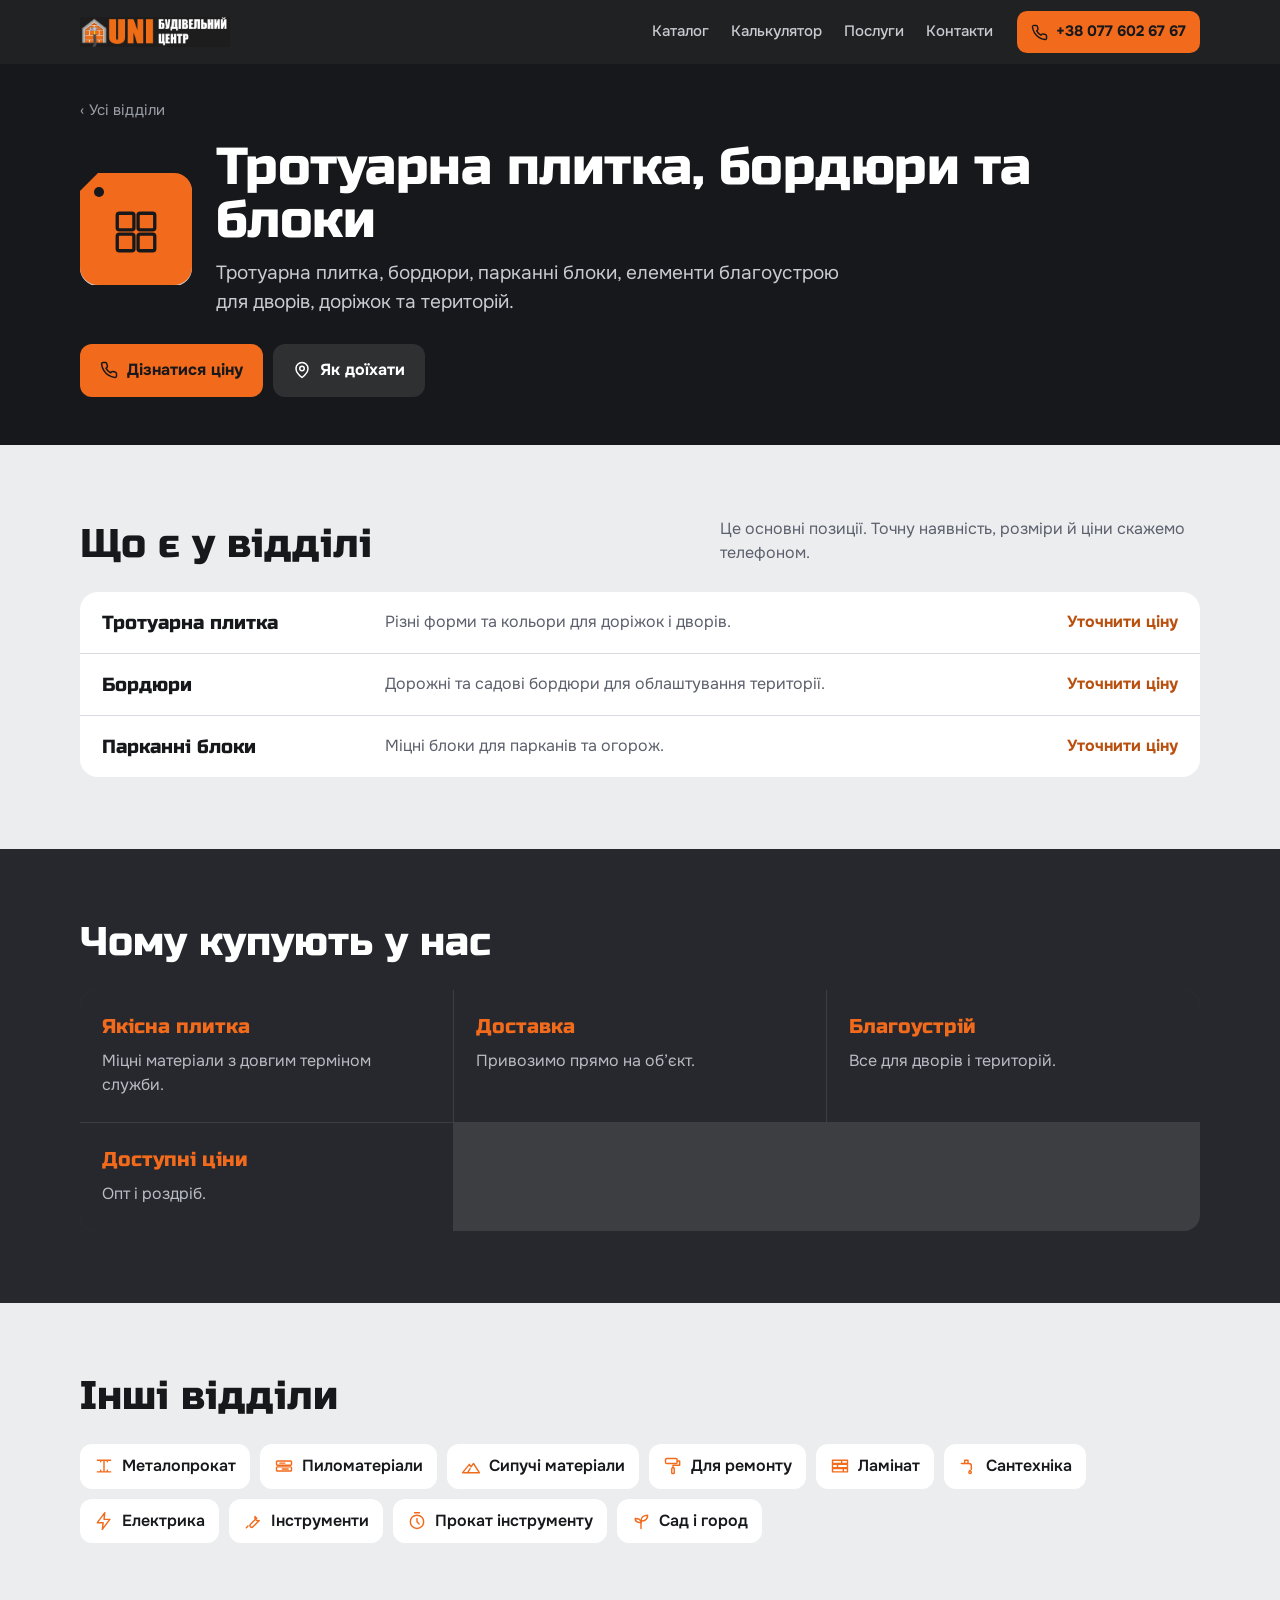
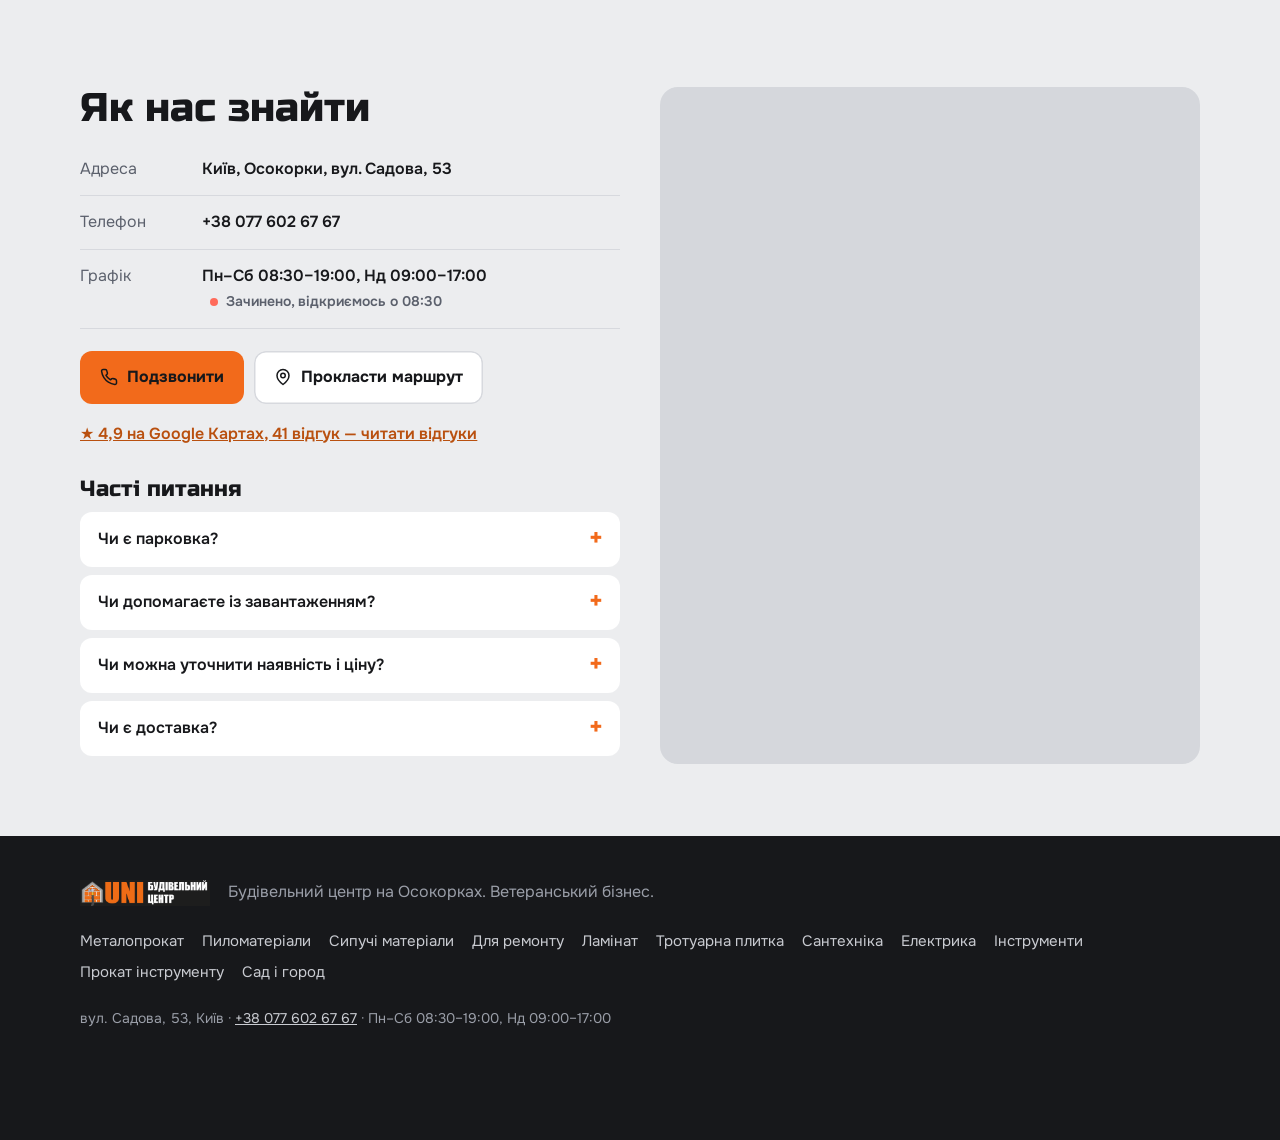
<file: plitka.html>
<!DOCTYPE html>
<html lang="uk">
<head>
<meta charset="utf-8">
<meta name="viewport" content="width=device-width,initial-scale=1">
<title>Тротуарна плитка на Осокорках — UNI, Київ</title>
<meta name="description" content="Тротуарна плитка в UNI на Осокорках: Тротуарна плитка, бордюри, парканні блоки, елементи благоустрою для дворів, доріжок та територій.">
<link rel="canonical" href="https://6jenya.github.io/uni-store/plitka.html">
<meta property="og:type" content="website">
<meta property="og:title" content="Тротуарна плитка на Осокорках — UNI, Київ">
<meta property="og:description" content="Тротуарна плитка в UNI на Осокорках: Тротуарна плитка, бордюри, парканні блоки, елементи благоустрою для дворів, доріжок та територій.">
<meta property="og:image" content="https://6jenya.github.io/uni-store/images/og.jpg">
<meta name="theme-color" content="#17181B">
<link rel="icon" type="image/png" href="images/favicon.png">
<link rel="preconnect" href="https://fonts.googleapis.com"><link rel="preconnect" href="https://fonts.gstatic.com" crossorigin>
<link href="https://fonts.googleapis.com/css2?family=Onest:wght@400;500;600;700&family=Russo+One&display=swap" rel="stylesheet">
<link rel="stylesheet" href="styles.css?v=3">
<script type="application/ld+json">{"@context": "https://schema.org", "@type": "HardwareStore", "name": "UNI — будівельний центр", "url": "https://6jenya.github.io/uni-store/", "telephone": "+380776026767", "image": "https://6jenya.github.io/uni-store/images/photo4.jpg", "logo": "https://6jenya.github.io/uni-store/images/logo.jpg", "address": {"@type": "PostalAddress", "streetAddress": "вул. Садова, 53", "addressLocality": "Київ", "addressRegion": "Осокорки", "addressCountry": "UA"}, "geo": {"@type": "GeoCoordinates", "latitude": 50.3831069, "longitude": 30.6133799}, "openingHoursSpecification": [{"@type": "OpeningHoursSpecification", "dayOfWeek": ["Monday", "Tuesday", "Wednesday", "Thursday", "Friday", "Saturday"], "opens": "08:30", "closes": "19:00"}, {"@type": "OpeningHoursSpecification", "dayOfWeek": ["Sunday"], "opens": "09:00", "closes": "17:00"}]}</script>
</head>
<body><a class="skip" href="#main">До вмісту</a>
<header class="hdr"><div class="wrap hdr-in">
  <a class="brand" href="index.html" aria-label="UNI — на головну"><img src="images/logo.jpg" alt="UNI будівельний центр" width="160" height="32"></a>
  <nav class="nav" aria-label="Меню"><a href="index.html#catalog">Каталог</a><a href="index.html#calc-sec">Калькулятор</a><a href="index.html#services">Послуги</a><a href="index.html#contacts">Контакти</a></nav>
  <a class="hdr-call" href="tel:+380776026767"><svg viewBox="0 0 24 24" fill="none" stroke="currentColor" stroke-width="2" stroke-linecap="round" stroke-linejoin="round" aria-hidden="true"><path d="M22 16.9v3a2 2 0 0 1-2.2 2 19.8 19.8 0 0 1-8.6-3.1 19.5 19.5 0 0 1-6-6A19.8 19.8 0 0 1 2.1 4.2 2 2 0 0 1 4.1 2h3a2 2 0 0 1 2 1.7c.1.9.4 1.8.7 2.7a2 2 0 0 1-.5 2.1L8 9.8a16 16 0 0 0 6 6l1.3-1.3a2 2 0 0 1 2.1-.4c.9.3 1.8.6 2.7.7a2 2 0 0 1 1.7 2z"/></svg><span>+38 077 602 67 67</span></a>
</div></header>
<main id="main">
<section class="hero cat"><div class="wrap">
  <a class="back" href="index.html#catalog">Усі відділи</a>
  <div class="cat-h"><span class="tag big" aria-hidden="true"><span class="hole"></span><svg class="ic" viewBox="0 0 24 24" fill="none" stroke="currentColor" stroke-width="1.7" stroke-linecap="round" stroke-linejoin="round" aria-hidden="true"><rect x="3" y="3" width="8" height="8" rx="1"/><rect x="13" y="3" width="8" height="8" rx="1"/><rect x="3" y="13" width="8" height="8" rx="1"/><rect x="13" y="13" width="8" height="8" rx="1"/></svg></span>
  <div><h1>Тротуарна плитка, бордюри та блоки</h1><p class="lead">Тротуарна плитка, бордюри, парканні блоки, елементи благоустрою для дворів, доріжок та територій.</p></div></div>
  <div class="btns"><a class="btn" href="tel:+380776026767"><svg viewBox="0 0 24 24" fill="none" stroke="currentColor" stroke-width="2" stroke-linecap="round" stroke-linejoin="round" aria-hidden="true"><path d="M22 16.9v3a2 2 0 0 1-2.2 2 19.8 19.8 0 0 1-8.6-3.1 19.5 19.5 0 0 1-6-6A19.8 19.8 0 0 1 2.1 4.2 2 2 0 0 1 4.1 2h3a2 2 0 0 1 2 1.7c.1.9.4 1.8.7 2.7a2 2 0 0 1-.5 2.1L8 9.8a16 16 0 0 0 6 6l1.3-1.3a2 2 0 0 1 2.1-.4c.9.3 1.8.6 2.7.7a2 2 0 0 1 1.7 2z"/></svg>Дізнатися ціну</a><a class="btn ghost-d" href="https://www.google.com/maps/dir/?api=1&destination=50.3831069,30.6133799&destination_place_id=ChIJ-XjFNgDF1EARsE3lZlV7TGE" target="_blank" rel="noopener"><svg viewBox="0 0 24 24" fill="none" stroke="currentColor" stroke-width="2" stroke-linecap="round" stroke-linejoin="round" aria-hidden="true"><path d="M20 10c0 6-8 12-8 12s-8-6-8-12a8 8 0 0 1 16 0z"/><circle cx="12" cy="10" r="3"/></svg>Як доїхати</a></div>
</div></section>
<section class="sec"><div class="wrap">
  <div class="sec-h"><h2 class="h2">Що є у відділі</h2><p>Це основні позиції. Точну наявність, розміри й ціни скажемо телефоном.</p></div>
  <ul class="items"><li><b>Тротуарна плитка</b><span>Різні форми та кольори для доріжок і дворів.</span><a href="tel:+380776026767">Уточнити ціну</a></li><li><b>Бордюри</b><span>Дорожні та садові бордюри для облаштування території.</span><a href="tel:+380776026767">Уточнити ціну</a></li><li><b>Парканні блоки</b><span>Міцні блоки для парканів та огорож.</span><a href="tel:+380776026767">Уточнити ціну</a></li></ul>
</div></section>
<section class="sec dark"><div class="wrap"><h2 class="h2">Чому купують у нас</h2><div class="svcs"><div class="svc"><b>Якісна плитка</b><p>Міцні матеріали з довгим терміном служби.</p></div><div class="svc"><b>Доставка</b><p>Привозимо прямо на об’єкт.</p></div><div class="svc"><b>Благоустрій</b><p>Все для дворів і територій.</p></div><div class="svc"><b>Доступні ціни</b><p>Опт і роздріб.</p></div></div></div></section>
<section class="sec"><div class="wrap"><h2 class="h2">Інші відділи</h2><div class="others"><a href="metal.html"><svg class="ic-s" viewBox="0 0 24 24" fill="none" stroke="currentColor" stroke-width="1.7" stroke-linecap="round" stroke-linejoin="round" aria-hidden="true"><path d="M4 5h16M4 19h16M12 5v14M8 5v2M16 5v2M8 17v2M16 17v2"/></svg>Металопрокат</a><a href="pilomaterialy.html"><svg class="ic-s" viewBox="0 0 24 24" fill="none" stroke="currentColor" stroke-width="1.7" stroke-linecap="round" stroke-linejoin="round" aria-hidden="true"><rect x="3" y="6" width="18" height="5" rx="1"/><rect x="3" y="13" width="18" height="5" rx="1"/><path d="M7 8.5h6M10 15.5h7"/></svg>Пиломатеріали</a><a href="bulk.html"><svg class="ic-s" viewBox="0 0 24 24" fill="none" stroke="currentColor" stroke-width="1.7" stroke-linecap="round" stroke-linejoin="round" aria-hidden="true"><path d="M2 20h20L15 9l-3 4-2-3z"/><path d="M8 20l3-5"/></svg>Сипучі матеріали</a><a href="repair.html"><svg class="ic-s" viewBox="0 0 24 24" fill="none" stroke="currentColor" stroke-width="1.7" stroke-linecap="round" stroke-linejoin="round" aria-hidden="true"><rect x="3" y="3" width="14" height="6" rx="1.5"/><path d="M17 6h3v5h-8v3"/><rect x="10.5" y="14" width="3" height="7" rx="1"/></svg>Для ремонту</a><a href="laminat.html"><svg class="ic-s" viewBox="0 0 24 24" fill="none" stroke="currentColor" stroke-width="1.7" stroke-linecap="round" stroke-linejoin="round" aria-hidden="true"><path d="M3 5h11v4H3zM14 5h7v4h-7M3 10h6v4H3zM9 10h12v4H9M3 15h13v4H3zM16 15h5v4h-5"/></svg>Ламінат</a><a href="santehnika.html"><svg class="ic-s" viewBox="0 0 24 24" fill="none" stroke="currentColor" stroke-width="1.7" stroke-linecap="round" stroke-linejoin="round" aria-hidden="true"><path d="M4 9h9a3 3 0 0 1 3 3v2"/><path d="M8 9V5h4v4M16 14v2"/><path d="M16 19.5c0 .8-.7 1.5-1.5 1.5S13 20.3 13 19.5 14.5 17 14.5 17s1.5 1.7 1.5 2.5z"/></svg>Сантехніка</a><a href="electric.html"><svg class="ic-s" viewBox="0 0 24 24" fill="none" stroke="currentColor" stroke-width="1.7" stroke-linecap="round" stroke-linejoin="round" aria-hidden="true"><path d="M13 2 4 14h7l-1 8 9-12h-7z"/></svg>Електрика</a><a href="instrument.html"><svg class="ic-s" viewBox="0 0 24 24" fill="none" stroke="currentColor" stroke-width="1.7" stroke-linecap="round" stroke-linejoin="round" aria-hidden="true"><path d="M14.5 6.5a4 4 0 0 0 5 5L12 19a2.1 2.1 0 0 1-3-3l7.5-7.5a4 4 0 0 1-2-2z"/><path d="m6 18-2 2"/></svg>Інструменти</a><a href="rent.html"><svg class="ic-s" viewBox="0 0 24 24" fill="none" stroke="currentColor" stroke-width="1.7" stroke-linecap="round" stroke-linejoin="round" aria-hidden="true"><circle cx="12" cy="13" r="8"/><path d="M12 9v4l2.5 2.5M9 2h6"/></svg>Прокат інструменту</a><a href="sad-gorod.html"><svg class="ic-s" viewBox="0 0 24 24" fill="none" stroke="currentColor" stroke-width="1.7" stroke-linecap="round" stroke-linejoin="round" aria-hidden="true"><path d="M12 21v-9"/><path d="M12 12c0-4 3-7 8-7 0 5-3 7-8 7z"/><path d="M12 14c0-3-2.5-5-7-5 0 4 2.5 5 7 5z"/></svg>Сад і город</a></div></div></section>
<section class="sec contacts" id="contacts"><div class="wrap grid2">
  <div>
    <h2 class="h2">Як нас знайти</h2>
    <dl class="info">
      <div><dt>Адреса</dt><dd>Київ, Осокорки, вул. Садова, 53</dd></div>
      <div><dt>Телефон</dt><dd><a href="tel:+380776026767">+38 077 602 67 67</a></dd></div>
      <div><dt>Графік</dt><dd>Пн–Сб 08:30–19:00, Нд 09:00–17:00 <span class="status" data-status></span></dd></div>
    </dl>
    <div class="btns"><a class="btn" href="tel:+380776026767"><svg viewBox="0 0 24 24" fill="none" stroke="currentColor" stroke-width="2" stroke-linecap="round" stroke-linejoin="round" aria-hidden="true"><path d="M22 16.9v3a2 2 0 0 1-2.2 2 19.8 19.8 0 0 1-8.6-3.1 19.5 19.5 0 0 1-6-6A19.8 19.8 0 0 1 2.1 4.2 2 2 0 0 1 4.1 2h3a2 2 0 0 1 2 1.7c.1.9.4 1.8.7 2.7a2 2 0 0 1-.5 2.1L8 9.8a16 16 0 0 0 6 6l1.3-1.3a2 2 0 0 1 2.1-.4c.9.3 1.8.6 2.7.7a2 2 0 0 1 1.7 2z"/></svg>Подзвонити</a><a class="btn ghost" href="https://www.google.com/maps/dir/?api=1&destination=50.3831069,30.6133799&destination_place_id=ChIJ-XjFNgDF1EARsE3lZlV7TGE" target="_blank" rel="noopener"><svg viewBox="0 0 24 24" fill="none" stroke="currentColor" stroke-width="2" stroke-linecap="round" stroke-linejoin="round" aria-hidden="true"><path d="M20 10c0 6-8 12-8 12s-8-6-8-12a8 8 0 0 1 16 0z"/><circle cx="12" cy="10" r="3"/></svg>Прокласти маршрут</a></div>
    <a class="lnk" href="https://www.google.com/maps/search/?api=1&query=UNI%20%D0%B1%D1%83%D0%B4%D1%96%D0%B2%D0%B5%D0%BB%D1%8C%D0%BD%D0%B8%D0%B9%20%D1%86%D0%B5%D0%BD%D1%82%D1%80&query_place_id=ChIJ-XjFNgDF1EARsE3lZlV7TGE" target="_blank" rel="noopener">★ 4,9 на Google Картах, 41 відгук — читати відгуки</a>
    <div class="faq"><h3>Часті питання</h3><details><summary>Чи є парковка?</summary><p>Так, біля магазину велика парковка і зручний заїзд.</p></details><details><summary>Чи допомагаєте із завантаженням?</summary><p>Так, допоможемо завантажити товар у ваше авто.</p></details><details><summary>Чи можна уточнити наявність і ціну?</summary><p>Так, зателефонуйте за номером +38 077 602 67 67 — підкажемо, що є на складі, і порахуємо вартість.</p></details><details><summary>Чи є доставка?</summary><p>Так, власним транспортом по Києву та Київській області. Вартість залежить від адреси й обсягу.</p></details></div>
  </div>
  <div class="map"><iframe title="UNI на карті" loading="lazy" src="https://maps.google.com/maps?q=UNI%20%D0%A1%D0%B0%D0%B4%D0%BE%D0%B2%D0%B0%2053%20%D0%9A%D0%B8%D1%97%D0%B2&ll=50.3831069,30.6133799&z=16&output=embed" referrerpolicy="no-referrer-when-downgrade"></iframe></div>
</div></section></main>
<footer class="ftr"><div class="wrap">
  <div class="ftr-top"><img src="images/logo.jpg" alt="UNI" width="140" height="28"><p>Будівельний центр на Осокорках. Ветеранський бізнес.</p></div>
  <nav class="ftr-links" aria-label="Відділи"><a href="metal.html">Металопрокат</a><a href="pilomaterialy.html">Пиломатеріали</a><a href="bulk.html">Сипучі матеріали</a><a href="repair.html">Для ремонту</a><a href="laminat.html">Ламінат</a><a href="plitka.html">Тротуарна плитка</a><a href="santehnika.html">Сантехніка</a><a href="electric.html">Електрика</a><a href="instrument.html">Інструменти</a><a href="rent.html">Прокат інструменту</a><a href="sad-gorod.html">Сад і город</a></nav>
  <p class="ftr-c">вул. Садова, 53, Київ · <a href="tel:+380776026767">+38 077 602 67 67</a> · Пн–Сб 08:30–19:00, Нд 09:00–17:00</p>
</div></footer>
<div class="dock"><a class="btn" href="tel:+380776026767"><svg viewBox="0 0 24 24" fill="none" stroke="currentColor" stroke-width="2" stroke-linecap="round" stroke-linejoin="round" aria-hidden="true"><path d="M22 16.9v3a2 2 0 0 1-2.2 2 19.8 19.8 0 0 1-8.6-3.1 19.5 19.5 0 0 1-6-6A19.8 19.8 0 0 1 2.1 4.2 2 2 0 0 1 4.1 2h3a2 2 0 0 1 2 1.7c.1.9.4 1.8.7 2.7a2 2 0 0 1-.5 2.1L8 9.8a16 16 0 0 0 6 6l1.3-1.3a2 2 0 0 1 2.1-.4c.9.3 1.8.6 2.7.7a2 2 0 0 1 1.7 2z"/></svg>Подзвонити</a><a class="btn ghost" href="https://www.google.com/maps/dir/?api=1&destination=50.3831069,30.6133799&destination_place_id=ChIJ-XjFNgDF1EARsE3lZlV7TGE" target="_blank" rel="noopener"><svg viewBox="0 0 24 24" fill="none" stroke="currentColor" stroke-width="2" stroke-linecap="round" stroke-linejoin="round" aria-hidden="true"><path d="M20 10c0 6-8 12-8 12s-8-6-8-12a8 8 0 0 1 16 0z"/><circle cx="12" cy="10" r="3"/></svg>Маршрут</a></div>
<script src="js/calc.js?v=1" defer></script>

<script>
(() => {
  const f = new Intl.DateTimeFormat('uk-UA', {timeZone: 'Europe/Kyiv', hour: '2-digit', minute: '2-digit', hour12: false});
  const [h, m] = f.format(new Date()).split(':').map(Number), t = h * 60 + m;
  const day = new Intl.DateTimeFormat('en-US', {timeZone: 'Europe/Kyiv', weekday: 'short'}).format(new Date());
  const mm = s => +s.slice(0, 2) * 60 + +s.slice(3), sun = day === 'Sun', sat = day === 'Sat';
  const oS = sun ? '09:00' : '08:30', cS = sun ? '17:00' : '19:00', o = mm(oS), c = mm(cS), open = t >= o && t < c;
  const next = t < o ? oS : (sat ? '09:00' : '08:30');
  const txt = open ? (c - t <= 60 ? `Відкрито, зачиняємось о ${cS}` : `Відкрито до ${cS}`) : `Зачинено, відкриємось ${t < o ? 'о' : 'завтра о'} ${next}`;
  document.querySelectorAll('[data-status]').forEach(el => { el.textContent = txt; el.classList.add(open ? 'on' : 'off'); });
})();
</script>
</body>
</html>
</file>
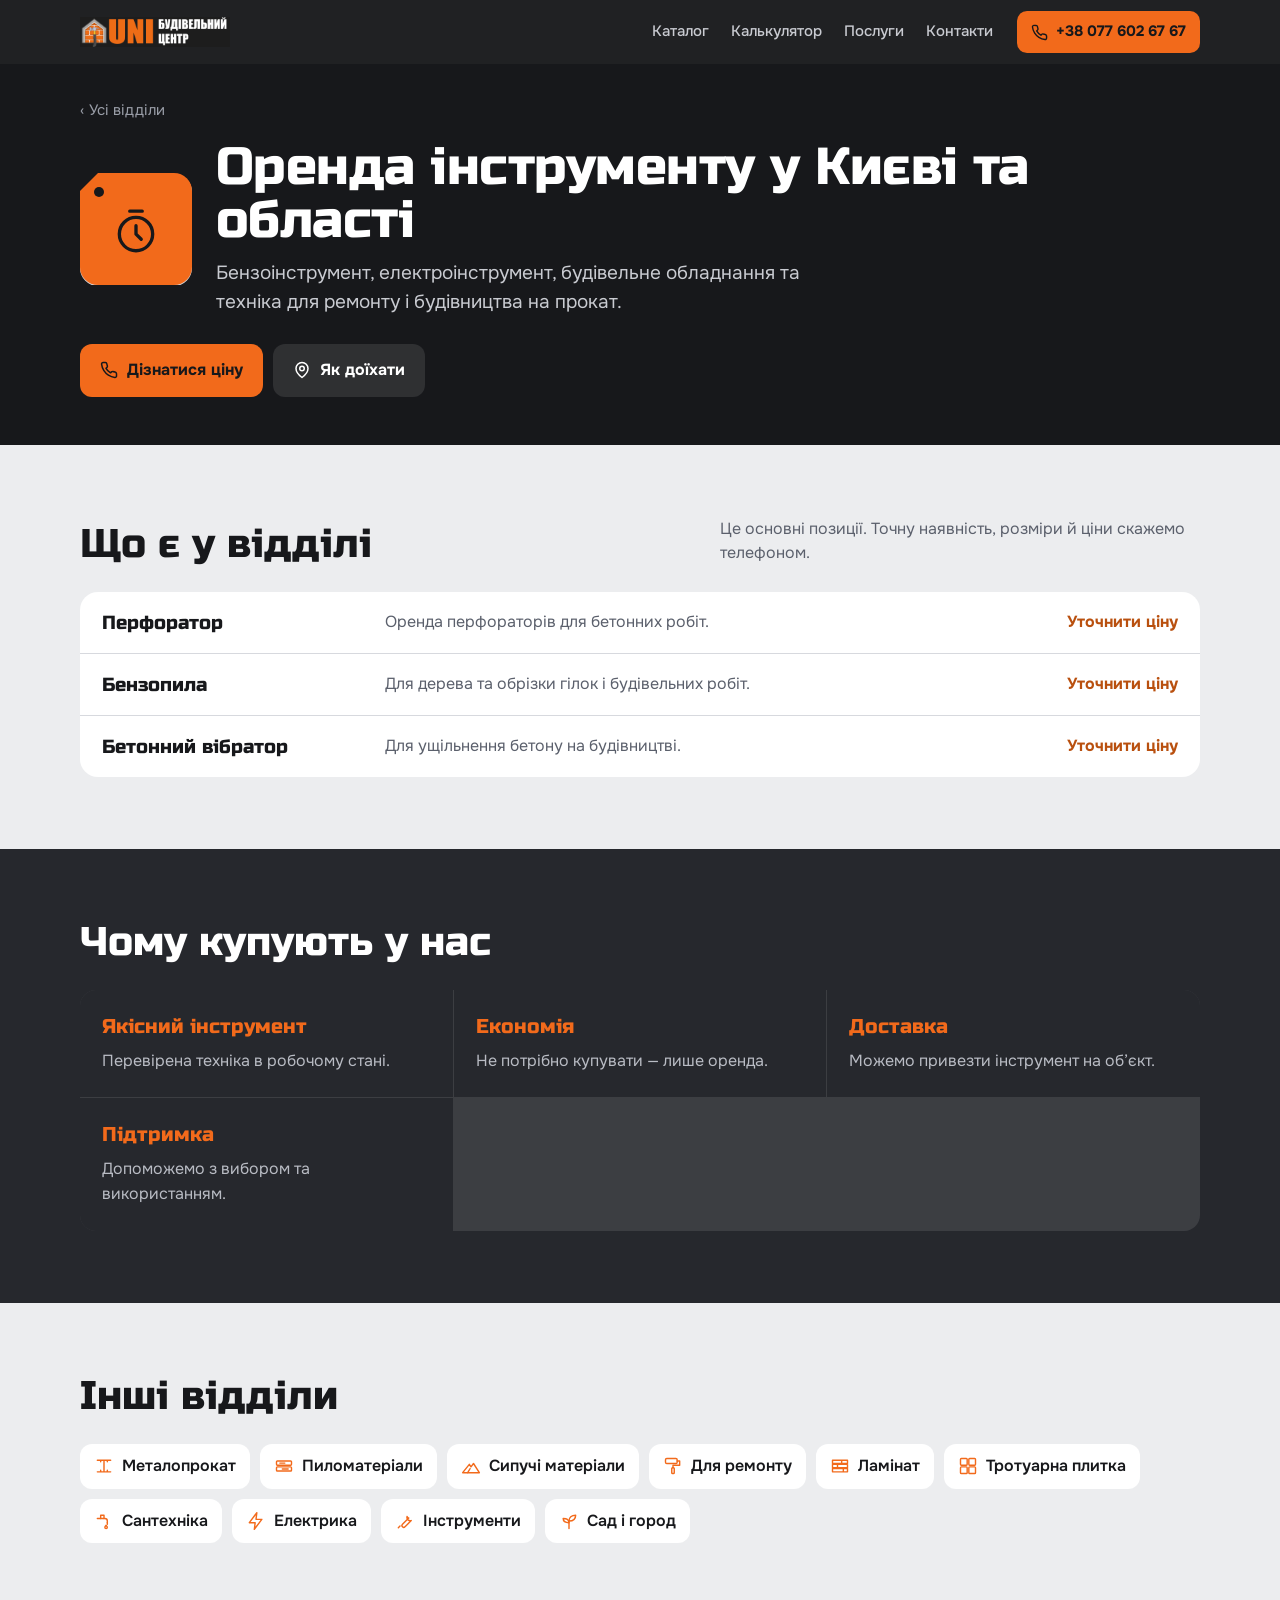
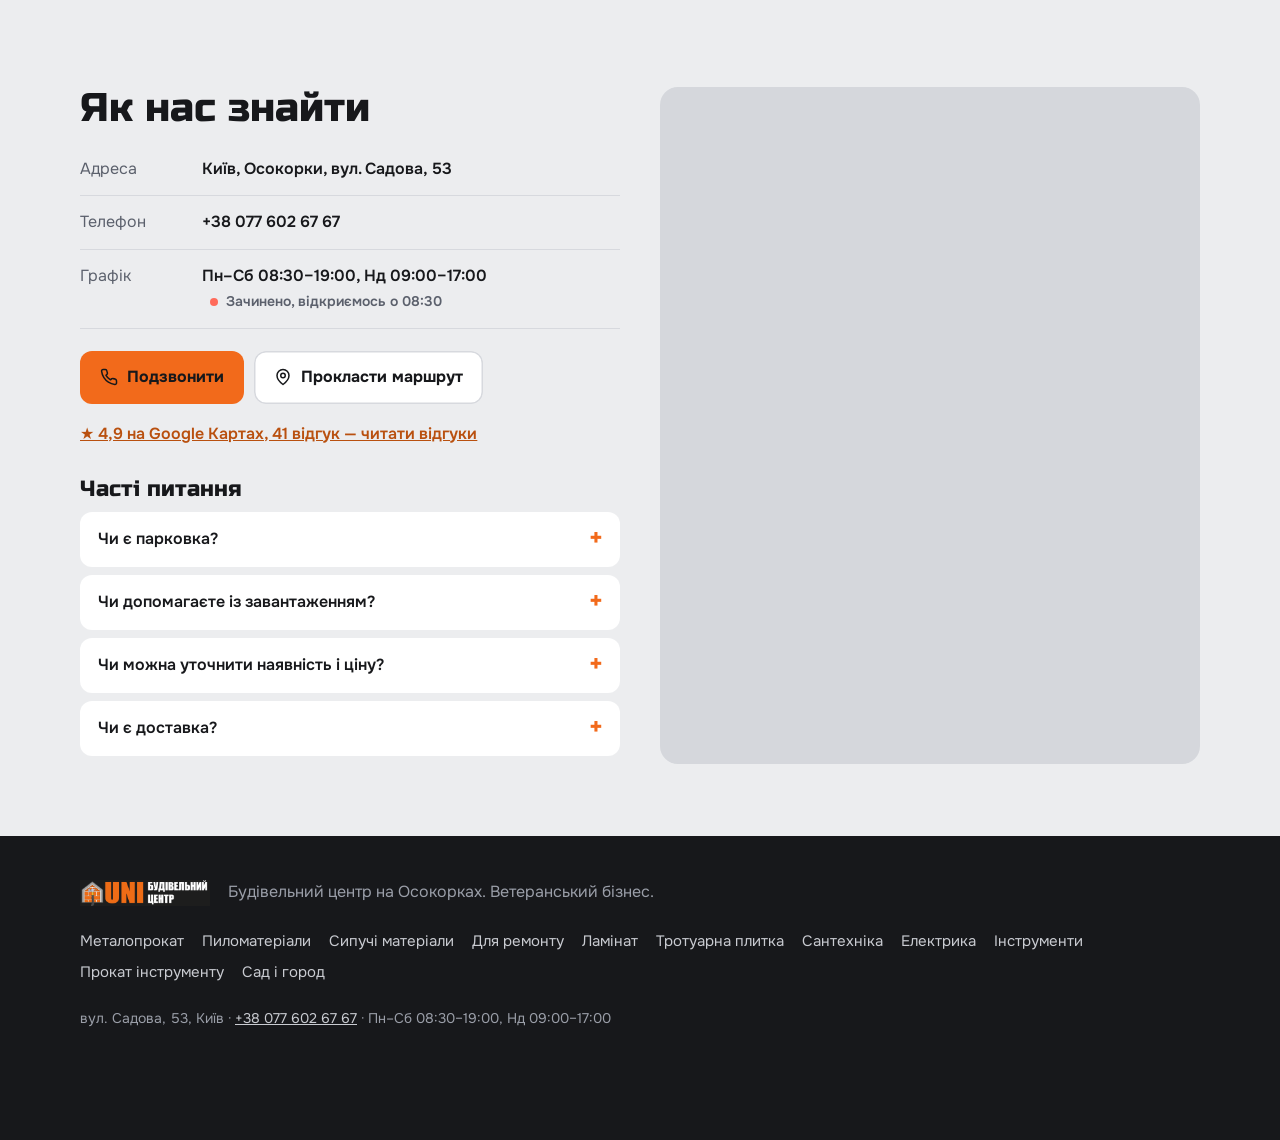
<file: rent.html>
<!DOCTYPE html>
<html lang="uk">
<head>
<meta charset="utf-8">
<meta name="viewport" content="width=device-width,initial-scale=1">
<title>Прокат інструменту на Осокорках — UNI, Київ</title>
<meta name="description" content="Прокат інструменту в UNI на Осокорках: Бензоінструмент, електроінструмент, будівельне обладнання та техніка для ремонту і будівництва на прокат.">
<link rel="canonical" href="https://6jenya.github.io/uni-store/rent.html">
<meta property="og:type" content="website">
<meta property="og:title" content="Прокат інструменту на Осокорках — UNI, Київ">
<meta property="og:description" content="Прокат інструменту в UNI на Осокорках: Бензоінструмент, електроінструмент, будівельне обладнання та техніка для ремонту і будівництва на прокат.">
<meta property="og:image" content="https://6jenya.github.io/uni-store/images/og.jpg">
<meta name="theme-color" content="#17181B">
<link rel="icon" type="image/png" href="images/favicon.png">
<link rel="preconnect" href="https://fonts.googleapis.com"><link rel="preconnect" href="https://fonts.gstatic.com" crossorigin>
<link href="https://fonts.googleapis.com/css2?family=Onest:wght@400;500;600;700&family=Russo+One&display=swap" rel="stylesheet">
<link rel="stylesheet" href="styles.css?v=3">
<script type="application/ld+json">{"@context": "https://schema.org", "@type": "HardwareStore", "name": "UNI — будівельний центр", "url": "https://6jenya.github.io/uni-store/", "telephone": "+380776026767", "image": "https://6jenya.github.io/uni-store/images/photo4.jpg", "logo": "https://6jenya.github.io/uni-store/images/logo.jpg", "address": {"@type": "PostalAddress", "streetAddress": "вул. Садова, 53", "addressLocality": "Київ", "addressRegion": "Осокорки", "addressCountry": "UA"}, "geo": {"@type": "GeoCoordinates", "latitude": 50.3831069, "longitude": 30.6133799}, "openingHoursSpecification": [{"@type": "OpeningHoursSpecification", "dayOfWeek": ["Monday", "Tuesday", "Wednesday", "Thursday", "Friday", "Saturday"], "opens": "08:30", "closes": "19:00"}, {"@type": "OpeningHoursSpecification", "dayOfWeek": ["Sunday"], "opens": "09:00", "closes": "17:00"}]}</script>
</head>
<body><a class="skip" href="#main">До вмісту</a>
<header class="hdr"><div class="wrap hdr-in">
  <a class="brand" href="index.html" aria-label="UNI — на головну"><img src="images/logo.jpg" alt="UNI будівельний центр" width="160" height="32"></a>
  <nav class="nav" aria-label="Меню"><a href="index.html#catalog">Каталог</a><a href="index.html#calc-sec">Калькулятор</a><a href="index.html#services">Послуги</a><a href="index.html#contacts">Контакти</a></nav>
  <a class="hdr-call" href="tel:+380776026767"><svg viewBox="0 0 24 24" fill="none" stroke="currentColor" stroke-width="2" stroke-linecap="round" stroke-linejoin="round" aria-hidden="true"><path d="M22 16.9v3a2 2 0 0 1-2.2 2 19.8 19.8 0 0 1-8.6-3.1 19.5 19.5 0 0 1-6-6A19.8 19.8 0 0 1 2.1 4.2 2 2 0 0 1 4.1 2h3a2 2 0 0 1 2 1.7c.1.9.4 1.8.7 2.7a2 2 0 0 1-.5 2.1L8 9.8a16 16 0 0 0 6 6l1.3-1.3a2 2 0 0 1 2.1-.4c.9.3 1.8.6 2.7.7a2 2 0 0 1 1.7 2z"/></svg><span>+38 077 602 67 67</span></a>
</div></header>
<main id="main">
<section class="hero cat"><div class="wrap">
  <a class="back" href="index.html#catalog">Усі відділи</a>
  <div class="cat-h"><span class="tag big" aria-hidden="true"><span class="hole"></span><svg class="ic" viewBox="0 0 24 24" fill="none" stroke="currentColor" stroke-width="1.7" stroke-linecap="round" stroke-linejoin="round" aria-hidden="true"><circle cx="12" cy="13" r="8"/><path d="M12 9v4l2.5 2.5M9 2h6"/></svg></span>
  <div><h1>Оренда інструменту у Києві та області</h1><p class="lead">Бензоінструмент, електроінструмент, будівельне обладнання та техніка для ремонту і будівництва на прокат.</p></div></div>
  <div class="btns"><a class="btn" href="tel:+380776026767"><svg viewBox="0 0 24 24" fill="none" stroke="currentColor" stroke-width="2" stroke-linecap="round" stroke-linejoin="round" aria-hidden="true"><path d="M22 16.9v3a2 2 0 0 1-2.2 2 19.8 19.8 0 0 1-8.6-3.1 19.5 19.5 0 0 1-6-6A19.8 19.8 0 0 1 2.1 4.2 2 2 0 0 1 4.1 2h3a2 2 0 0 1 2 1.7c.1.9.4 1.8.7 2.7a2 2 0 0 1-.5 2.1L8 9.8a16 16 0 0 0 6 6l1.3-1.3a2 2 0 0 1 2.1-.4c.9.3 1.8.6 2.7.7a2 2 0 0 1 1.7 2z"/></svg>Дізнатися ціну</a><a class="btn ghost-d" href="https://www.google.com/maps/dir/?api=1&destination=50.3831069,30.6133799&destination_place_id=ChIJ-XjFNgDF1EARsE3lZlV7TGE" target="_blank" rel="noopener"><svg viewBox="0 0 24 24" fill="none" stroke="currentColor" stroke-width="2" stroke-linecap="round" stroke-linejoin="round" aria-hidden="true"><path d="M20 10c0 6-8 12-8 12s-8-6-8-12a8 8 0 0 1 16 0z"/><circle cx="12" cy="10" r="3"/></svg>Як доїхати</a></div>
</div></section>
<section class="sec"><div class="wrap">
  <div class="sec-h"><h2 class="h2">Що є у відділі</h2><p>Це основні позиції. Точну наявність, розміри й ціни скажемо телефоном.</p></div>
  <ul class="items"><li><b>Перфоратор</b><span>Оренда перфораторів для бетонних робіт.</span><a href="tel:+380776026767">Уточнити ціну</a></li><li><b>Бензопила</b><span>Для дерева та обрізки гілок і будівельних робіт.</span><a href="tel:+380776026767">Уточнити ціну</a></li><li><b>Бетонний вібратор</b><span>Для ущільнення бетону на будівництві.</span><a href="tel:+380776026767">Уточнити ціну</a></li></ul>
</div></section>
<section class="sec dark"><div class="wrap"><h2 class="h2">Чому купують у нас</h2><div class="svcs"><div class="svc"><b>Якісний інструмент</b><p>Перевірена техніка в робочому стані.</p></div><div class="svc"><b>Економія</b><p>Не потрібно купувати — лише оренда.</p></div><div class="svc"><b>Доставка</b><p>Можемо привезти інструмент на об’єкт.</p></div><div class="svc"><b>Підтримка</b><p>Допоможемо з вибором та використанням.</p></div></div></div></section>
<section class="sec"><div class="wrap"><h2 class="h2">Інші відділи</h2><div class="others"><a href="metal.html"><svg class="ic-s" viewBox="0 0 24 24" fill="none" stroke="currentColor" stroke-width="1.7" stroke-linecap="round" stroke-linejoin="round" aria-hidden="true"><path d="M4 5h16M4 19h16M12 5v14M8 5v2M16 5v2M8 17v2M16 17v2"/></svg>Металопрокат</a><a href="pilomaterialy.html"><svg class="ic-s" viewBox="0 0 24 24" fill="none" stroke="currentColor" stroke-width="1.7" stroke-linecap="round" stroke-linejoin="round" aria-hidden="true"><rect x="3" y="6" width="18" height="5" rx="1"/><rect x="3" y="13" width="18" height="5" rx="1"/><path d="M7 8.5h6M10 15.5h7"/></svg>Пиломатеріали</a><a href="bulk.html"><svg class="ic-s" viewBox="0 0 24 24" fill="none" stroke="currentColor" stroke-width="1.7" stroke-linecap="round" stroke-linejoin="round" aria-hidden="true"><path d="M2 20h20L15 9l-3 4-2-3z"/><path d="M8 20l3-5"/></svg>Сипучі матеріали</a><a href="repair.html"><svg class="ic-s" viewBox="0 0 24 24" fill="none" stroke="currentColor" stroke-width="1.7" stroke-linecap="round" stroke-linejoin="round" aria-hidden="true"><rect x="3" y="3" width="14" height="6" rx="1.5"/><path d="M17 6h3v5h-8v3"/><rect x="10.5" y="14" width="3" height="7" rx="1"/></svg>Для ремонту</a><a href="laminat.html"><svg class="ic-s" viewBox="0 0 24 24" fill="none" stroke="currentColor" stroke-width="1.7" stroke-linecap="round" stroke-linejoin="round" aria-hidden="true"><path d="M3 5h11v4H3zM14 5h7v4h-7M3 10h6v4H3zM9 10h12v4H9M3 15h13v4H3zM16 15h5v4h-5"/></svg>Ламінат</a><a href="plitka.html"><svg class="ic-s" viewBox="0 0 24 24" fill="none" stroke="currentColor" stroke-width="1.7" stroke-linecap="round" stroke-linejoin="round" aria-hidden="true"><rect x="3" y="3" width="8" height="8" rx="1"/><rect x="13" y="3" width="8" height="8" rx="1"/><rect x="3" y="13" width="8" height="8" rx="1"/><rect x="13" y="13" width="8" height="8" rx="1"/></svg>Тротуарна плитка</a><a href="santehnika.html"><svg class="ic-s" viewBox="0 0 24 24" fill="none" stroke="currentColor" stroke-width="1.7" stroke-linecap="round" stroke-linejoin="round" aria-hidden="true"><path d="M4 9h9a3 3 0 0 1 3 3v2"/><path d="M8 9V5h4v4M16 14v2"/><path d="M16 19.5c0 .8-.7 1.5-1.5 1.5S13 20.3 13 19.5 14.5 17 14.5 17s1.5 1.7 1.5 2.5z"/></svg>Сантехніка</a><a href="electric.html"><svg class="ic-s" viewBox="0 0 24 24" fill="none" stroke="currentColor" stroke-width="1.7" stroke-linecap="round" stroke-linejoin="round" aria-hidden="true"><path d="M13 2 4 14h7l-1 8 9-12h-7z"/></svg>Електрика</a><a href="instrument.html"><svg class="ic-s" viewBox="0 0 24 24" fill="none" stroke="currentColor" stroke-width="1.7" stroke-linecap="round" stroke-linejoin="round" aria-hidden="true"><path d="M14.5 6.5a4 4 0 0 0 5 5L12 19a2.1 2.1 0 0 1-3-3l7.5-7.5a4 4 0 0 1-2-2z"/><path d="m6 18-2 2"/></svg>Інструменти</a><a href="sad-gorod.html"><svg class="ic-s" viewBox="0 0 24 24" fill="none" stroke="currentColor" stroke-width="1.7" stroke-linecap="round" stroke-linejoin="round" aria-hidden="true"><path d="M12 21v-9"/><path d="M12 12c0-4 3-7 8-7 0 5-3 7-8 7z"/><path d="M12 14c0-3-2.5-5-7-5 0 4 2.5 5 7 5z"/></svg>Сад і город</a></div></div></section>
<section class="sec contacts" id="contacts"><div class="wrap grid2">
  <div>
    <h2 class="h2">Як нас знайти</h2>
    <dl class="info">
      <div><dt>Адреса</dt><dd>Київ, Осокорки, вул. Садова, 53</dd></div>
      <div><dt>Телефон</dt><dd><a href="tel:+380776026767">+38 077 602 67 67</a></dd></div>
      <div><dt>Графік</dt><dd>Пн–Сб 08:30–19:00, Нд 09:00–17:00 <span class="status" data-status></span></dd></div>
    </dl>
    <div class="btns"><a class="btn" href="tel:+380776026767"><svg viewBox="0 0 24 24" fill="none" stroke="currentColor" stroke-width="2" stroke-linecap="round" stroke-linejoin="round" aria-hidden="true"><path d="M22 16.9v3a2 2 0 0 1-2.2 2 19.8 19.8 0 0 1-8.6-3.1 19.5 19.5 0 0 1-6-6A19.8 19.8 0 0 1 2.1 4.2 2 2 0 0 1 4.1 2h3a2 2 0 0 1 2 1.7c.1.9.4 1.8.7 2.7a2 2 0 0 1-.5 2.1L8 9.8a16 16 0 0 0 6 6l1.3-1.3a2 2 0 0 1 2.1-.4c.9.3 1.8.6 2.7.7a2 2 0 0 1 1.7 2z"/></svg>Подзвонити</a><a class="btn ghost" href="https://www.google.com/maps/dir/?api=1&destination=50.3831069,30.6133799&destination_place_id=ChIJ-XjFNgDF1EARsE3lZlV7TGE" target="_blank" rel="noopener"><svg viewBox="0 0 24 24" fill="none" stroke="currentColor" stroke-width="2" stroke-linecap="round" stroke-linejoin="round" aria-hidden="true"><path d="M20 10c0 6-8 12-8 12s-8-6-8-12a8 8 0 0 1 16 0z"/><circle cx="12" cy="10" r="3"/></svg>Прокласти маршрут</a></div>
    <a class="lnk" href="https://www.google.com/maps/search/?api=1&query=UNI%20%D0%B1%D1%83%D0%B4%D1%96%D0%B2%D0%B5%D0%BB%D1%8C%D0%BD%D0%B8%D0%B9%20%D1%86%D0%B5%D0%BD%D1%82%D1%80&query_place_id=ChIJ-XjFNgDF1EARsE3lZlV7TGE" target="_blank" rel="noopener">★ 4,9 на Google Картах, 41 відгук — читати відгуки</a>
    <div class="faq"><h3>Часті питання</h3><details><summary>Чи є парковка?</summary><p>Так, біля магазину велика парковка і зручний заїзд.</p></details><details><summary>Чи допомагаєте із завантаженням?</summary><p>Так, допоможемо завантажити товар у ваше авто.</p></details><details><summary>Чи можна уточнити наявність і ціну?</summary><p>Так, зателефонуйте за номером +38 077 602 67 67 — підкажемо, що є на складі, і порахуємо вартість.</p></details><details><summary>Чи є доставка?</summary><p>Так, власним транспортом по Києву та Київській області. Вартість залежить від адреси й обсягу.</p></details></div>
  </div>
  <div class="map"><iframe title="UNI на карті" loading="lazy" src="https://maps.google.com/maps?q=UNI%20%D0%A1%D0%B0%D0%B4%D0%BE%D0%B2%D0%B0%2053%20%D0%9A%D0%B8%D1%97%D0%B2&ll=50.3831069,30.6133799&z=16&output=embed" referrerpolicy="no-referrer-when-downgrade"></iframe></div>
</div></section></main>
<footer class="ftr"><div class="wrap">
  <div class="ftr-top"><img src="images/logo.jpg" alt="UNI" width="140" height="28"><p>Будівельний центр на Осокорках. Ветеранський бізнес.</p></div>
  <nav class="ftr-links" aria-label="Відділи"><a href="metal.html">Металопрокат</a><a href="pilomaterialy.html">Пиломатеріали</a><a href="bulk.html">Сипучі матеріали</a><a href="repair.html">Для ремонту</a><a href="laminat.html">Ламінат</a><a href="plitka.html">Тротуарна плитка</a><a href="santehnika.html">Сантехніка</a><a href="electric.html">Електрика</a><a href="instrument.html">Інструменти</a><a href="rent.html">Прокат інструменту</a><a href="sad-gorod.html">Сад і город</a></nav>
  <p class="ftr-c">вул. Садова, 53, Київ · <a href="tel:+380776026767">+38 077 602 67 67</a> · Пн–Сб 08:30–19:00, Нд 09:00–17:00</p>
</div></footer>
<div class="dock"><a class="btn" href="tel:+380776026767"><svg viewBox="0 0 24 24" fill="none" stroke="currentColor" stroke-width="2" stroke-linecap="round" stroke-linejoin="round" aria-hidden="true"><path d="M22 16.9v3a2 2 0 0 1-2.2 2 19.8 19.8 0 0 1-8.6-3.1 19.5 19.5 0 0 1-6-6A19.8 19.8 0 0 1 2.1 4.2 2 2 0 0 1 4.1 2h3a2 2 0 0 1 2 1.7c.1.9.4 1.8.7 2.7a2 2 0 0 1-.5 2.1L8 9.8a16 16 0 0 0 6 6l1.3-1.3a2 2 0 0 1 2.1-.4c.9.3 1.8.6 2.7.7a2 2 0 0 1 1.7 2z"/></svg>Подзвонити</a><a class="btn ghost" href="https://www.google.com/maps/dir/?api=1&destination=50.3831069,30.6133799&destination_place_id=ChIJ-XjFNgDF1EARsE3lZlV7TGE" target="_blank" rel="noopener"><svg viewBox="0 0 24 24" fill="none" stroke="currentColor" stroke-width="2" stroke-linecap="round" stroke-linejoin="round" aria-hidden="true"><path d="M20 10c0 6-8 12-8 12s-8-6-8-12a8 8 0 0 1 16 0z"/><circle cx="12" cy="10" r="3"/></svg>Маршрут</a></div>
<script src="js/calc.js?v=1" defer></script>

<script>
(() => {
  const f = new Intl.DateTimeFormat('uk-UA', {timeZone: 'Europe/Kyiv', hour: '2-digit', minute: '2-digit', hour12: false});
  const [h, m] = f.format(new Date()).split(':').map(Number), t = h * 60 + m;
  const day = new Intl.DateTimeFormat('en-US', {timeZone: 'Europe/Kyiv', weekday: 'short'}).format(new Date());
  const mm = s => +s.slice(0, 2) * 60 + +s.slice(3), sun = day === 'Sun', sat = day === 'Sat';
  const oS = sun ? '09:00' : '08:30', cS = sun ? '17:00' : '19:00', o = mm(oS), c = mm(cS), open = t >= o && t < c;
  const next = t < o ? oS : (sat ? '09:00' : '08:30');
  const txt = open ? (c - t <= 60 ? `Відкрито, зачиняємось о ${cS}` : `Відкрито до ${cS}`) : `Зачинено, відкриємось ${t < o ? 'о' : 'завтра о'} ${next}`;
  document.querySelectorAll('[data-status]').forEach(el => { el.textContent = txt; el.classList.add(open ? 'on' : 'off'); });
})();
</script>
</body>
</html>
</file>
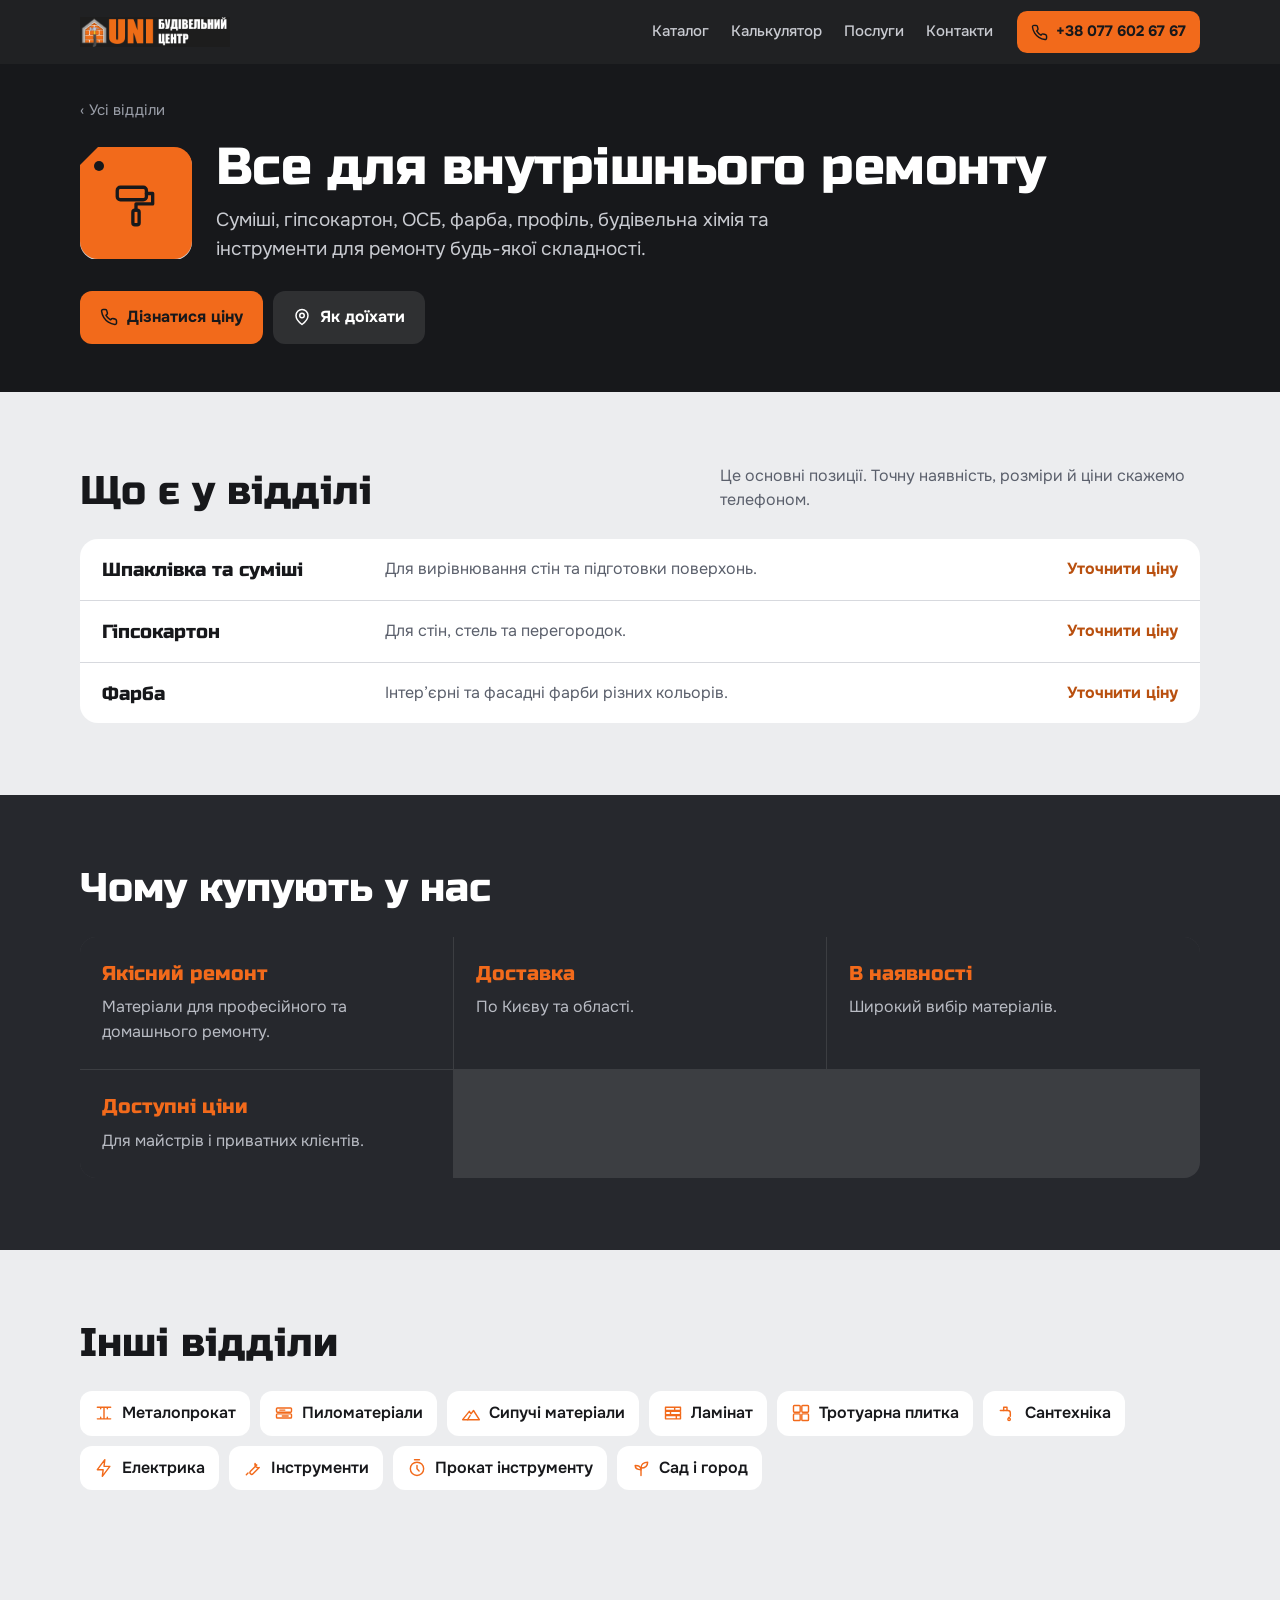
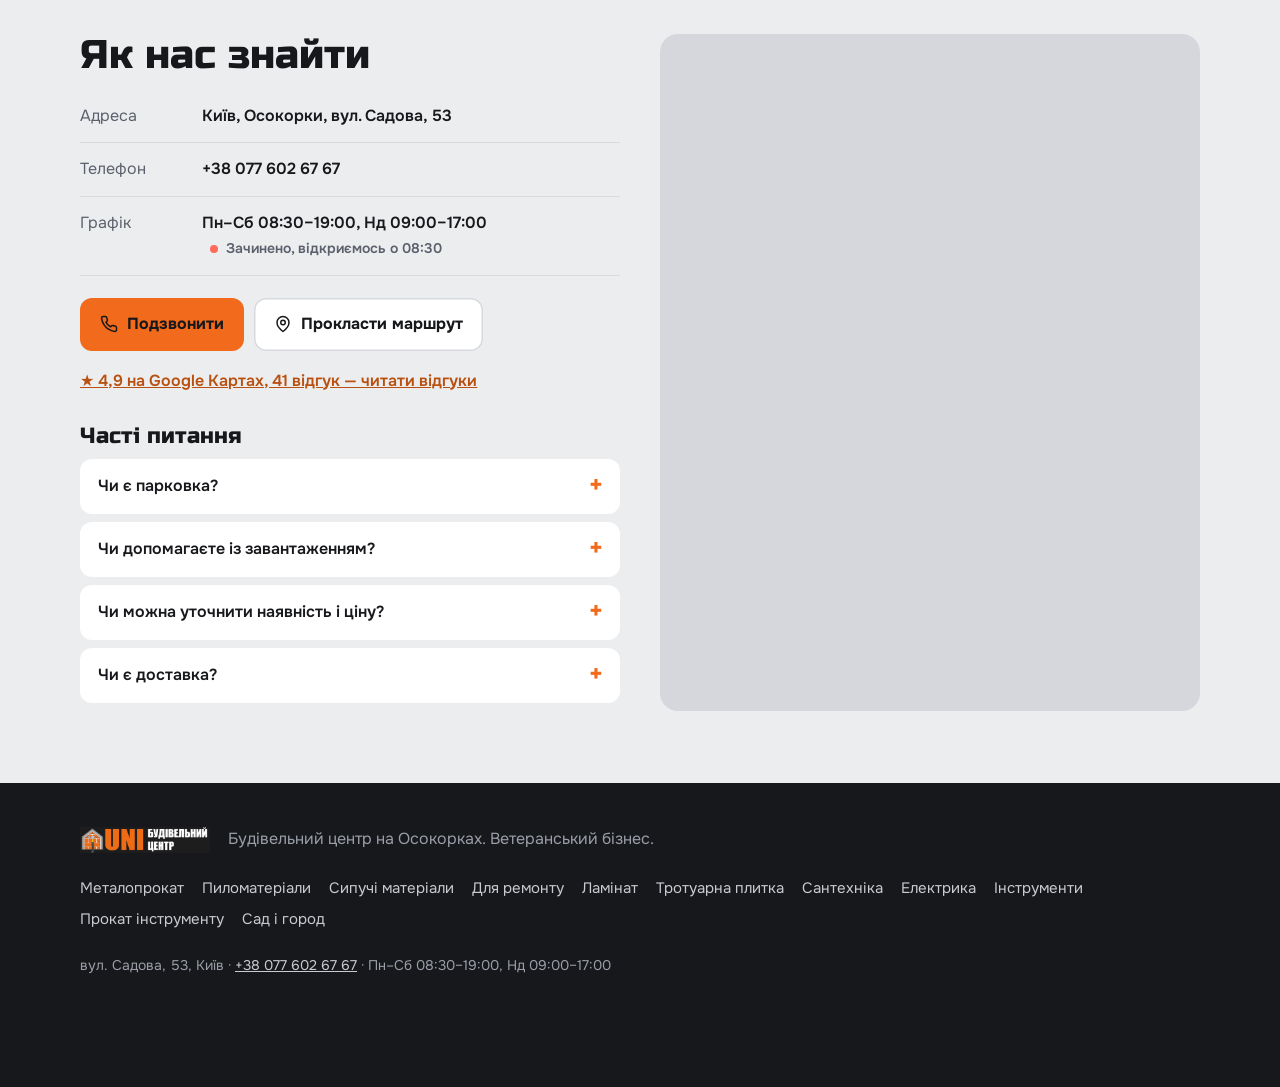
<file: repair.html>
<!DOCTYPE html>
<html lang="uk">
<head>
<meta charset="utf-8">
<meta name="viewport" content="width=device-width,initial-scale=1">
<title>Для ремонту на Осокорках — UNI, Київ</title>
<meta name="description" content="Для ремонту в UNI на Осокорках: Суміші, гіпсокартон, ОСБ, фарба, профіль, будівельна хімія та інструменти для ремонту будь-якої складності.">
<link rel="canonical" href="https://6jenya.github.io/uni-store/repair.html">
<meta property="og:type" content="website">
<meta property="og:title" content="Для ремонту на Осокорках — UNI, Київ">
<meta property="og:description" content="Для ремонту в UNI на Осокорках: Суміші, гіпсокартон, ОСБ, фарба, профіль, будівельна хімія та інструменти для ремонту будь-якої складності.">
<meta property="og:image" content="https://6jenya.github.io/uni-store/images/og.jpg">
<meta name="theme-color" content="#17181B">
<link rel="icon" type="image/png" href="images/favicon.png">
<link rel="preconnect" href="https://fonts.googleapis.com"><link rel="preconnect" href="https://fonts.gstatic.com" crossorigin>
<link href="https://fonts.googleapis.com/css2?family=Onest:wght@400;500;600;700&family=Russo+One&display=swap" rel="stylesheet">
<link rel="stylesheet" href="styles.css?v=3">
<script type="application/ld+json">{"@context": "https://schema.org", "@type": "HardwareStore", "name": "UNI — будівельний центр", "url": "https://6jenya.github.io/uni-store/", "telephone": "+380776026767", "image": "https://6jenya.github.io/uni-store/images/photo4.jpg", "logo": "https://6jenya.github.io/uni-store/images/logo.jpg", "address": {"@type": "PostalAddress", "streetAddress": "вул. Садова, 53", "addressLocality": "Київ", "addressRegion": "Осокорки", "addressCountry": "UA"}, "geo": {"@type": "GeoCoordinates", "latitude": 50.3831069, "longitude": 30.6133799}, "openingHoursSpecification": [{"@type": "OpeningHoursSpecification", "dayOfWeek": ["Monday", "Tuesday", "Wednesday", "Thursday", "Friday", "Saturday"], "opens": "08:30", "closes": "19:00"}, {"@type": "OpeningHoursSpecification", "dayOfWeek": ["Sunday"], "opens": "09:00", "closes": "17:00"}]}</script>
</head>
<body><a class="skip" href="#main">До вмісту</a>
<header class="hdr"><div class="wrap hdr-in">
  <a class="brand" href="index.html" aria-label="UNI — на головну"><img src="images/logo.jpg" alt="UNI будівельний центр" width="160" height="32"></a>
  <nav class="nav" aria-label="Меню"><a href="index.html#catalog">Каталог</a><a href="index.html#calc-sec">Калькулятор</a><a href="index.html#services">Послуги</a><a href="index.html#contacts">Контакти</a></nav>
  <a class="hdr-call" href="tel:+380776026767"><svg viewBox="0 0 24 24" fill="none" stroke="currentColor" stroke-width="2" stroke-linecap="round" stroke-linejoin="round" aria-hidden="true"><path d="M22 16.9v3a2 2 0 0 1-2.2 2 19.8 19.8 0 0 1-8.6-3.1 19.5 19.5 0 0 1-6-6A19.8 19.8 0 0 1 2.1 4.2 2 2 0 0 1 4.1 2h3a2 2 0 0 1 2 1.7c.1.9.4 1.8.7 2.7a2 2 0 0 1-.5 2.1L8 9.8a16 16 0 0 0 6 6l1.3-1.3a2 2 0 0 1 2.1-.4c.9.3 1.8.6 2.7.7a2 2 0 0 1 1.7 2z"/></svg><span>+38 077 602 67 67</span></a>
</div></header>
<main id="main">
<section class="hero cat"><div class="wrap">
  <a class="back" href="index.html#catalog">Усі відділи</a>
  <div class="cat-h"><span class="tag big" aria-hidden="true"><span class="hole"></span><svg class="ic" viewBox="0 0 24 24" fill="none" stroke="currentColor" stroke-width="1.7" stroke-linecap="round" stroke-linejoin="round" aria-hidden="true"><rect x="3" y="3" width="14" height="6" rx="1.5"/><path d="M17 6h3v5h-8v3"/><rect x="10.5" y="14" width="3" height="7" rx="1"/></svg></span>
  <div><h1>Все для внутрішнього ремонту</h1><p class="lead">Суміші, гіпсокартон, ОСБ, фарба, профіль, будівельна хімія та інструменти для ремонту будь-якої складності.</p></div></div>
  <div class="btns"><a class="btn" href="tel:+380776026767"><svg viewBox="0 0 24 24" fill="none" stroke="currentColor" stroke-width="2" stroke-linecap="round" stroke-linejoin="round" aria-hidden="true"><path d="M22 16.9v3a2 2 0 0 1-2.2 2 19.8 19.8 0 0 1-8.6-3.1 19.5 19.5 0 0 1-6-6A19.8 19.8 0 0 1 2.1 4.2 2 2 0 0 1 4.1 2h3a2 2 0 0 1 2 1.7c.1.9.4 1.8.7 2.7a2 2 0 0 1-.5 2.1L8 9.8a16 16 0 0 0 6 6l1.3-1.3a2 2 0 0 1 2.1-.4c.9.3 1.8.6 2.7.7a2 2 0 0 1 1.7 2z"/></svg>Дізнатися ціну</a><a class="btn ghost-d" href="https://www.google.com/maps/dir/?api=1&destination=50.3831069,30.6133799&destination_place_id=ChIJ-XjFNgDF1EARsE3lZlV7TGE" target="_blank" rel="noopener"><svg viewBox="0 0 24 24" fill="none" stroke="currentColor" stroke-width="2" stroke-linecap="round" stroke-linejoin="round" aria-hidden="true"><path d="M20 10c0 6-8 12-8 12s-8-6-8-12a8 8 0 0 1 16 0z"/><circle cx="12" cy="10" r="3"/></svg>Як доїхати</a></div>
</div></section>
<section class="sec"><div class="wrap">
  <div class="sec-h"><h2 class="h2">Що є у відділі</h2><p>Це основні позиції. Точну наявність, розміри й ціни скажемо телефоном.</p></div>
  <ul class="items"><li><b>Шпаклівка та суміші</b><span>Для вирівнювання стін та підготовки поверхонь.</span><a href="tel:+380776026767">Уточнити ціну</a></li><li><b>Гіпсокартон</b><span>Для стін, стель та перегородок.</span><a href="tel:+380776026767">Уточнити ціну</a></li><li><b>Фарба</b><span>Інтер’єрні та фасадні фарби різних кольорів.</span><a href="tel:+380776026767">Уточнити ціну</a></li></ul>
</div></section>
<section class="sec dark"><div class="wrap"><h2 class="h2">Чому купують у нас</h2><div class="svcs"><div class="svc"><b>Якісний ремонт</b><p>Матеріали для професійного та домашнього ремонту.</p></div><div class="svc"><b>Доставка</b><p>По Києву та області.</p></div><div class="svc"><b>В наявності</b><p>Широкий вибір матеріалів.</p></div><div class="svc"><b>Доступні ціни</b><p>Для майстрів і приватних клієнтів.</p></div></div></div></section>
<section class="sec"><div class="wrap"><h2 class="h2">Інші відділи</h2><div class="others"><a href="metal.html"><svg class="ic-s" viewBox="0 0 24 24" fill="none" stroke="currentColor" stroke-width="1.7" stroke-linecap="round" stroke-linejoin="round" aria-hidden="true"><path d="M4 5h16M4 19h16M12 5v14M8 5v2M16 5v2M8 17v2M16 17v2"/></svg>Металопрокат</a><a href="pilomaterialy.html"><svg class="ic-s" viewBox="0 0 24 24" fill="none" stroke="currentColor" stroke-width="1.7" stroke-linecap="round" stroke-linejoin="round" aria-hidden="true"><rect x="3" y="6" width="18" height="5" rx="1"/><rect x="3" y="13" width="18" height="5" rx="1"/><path d="M7 8.5h6M10 15.5h7"/></svg>Пиломатеріали</a><a href="bulk.html"><svg class="ic-s" viewBox="0 0 24 24" fill="none" stroke="currentColor" stroke-width="1.7" stroke-linecap="round" stroke-linejoin="round" aria-hidden="true"><path d="M2 20h20L15 9l-3 4-2-3z"/><path d="M8 20l3-5"/></svg>Сипучі матеріали</a><a href="laminat.html"><svg class="ic-s" viewBox="0 0 24 24" fill="none" stroke="currentColor" stroke-width="1.7" stroke-linecap="round" stroke-linejoin="round" aria-hidden="true"><path d="M3 5h11v4H3zM14 5h7v4h-7M3 10h6v4H3zM9 10h12v4H9M3 15h13v4H3zM16 15h5v4h-5"/></svg>Ламінат</a><a href="plitka.html"><svg class="ic-s" viewBox="0 0 24 24" fill="none" stroke="currentColor" stroke-width="1.7" stroke-linecap="round" stroke-linejoin="round" aria-hidden="true"><rect x="3" y="3" width="8" height="8" rx="1"/><rect x="13" y="3" width="8" height="8" rx="1"/><rect x="3" y="13" width="8" height="8" rx="1"/><rect x="13" y="13" width="8" height="8" rx="1"/></svg>Тротуарна плитка</a><a href="santehnika.html"><svg class="ic-s" viewBox="0 0 24 24" fill="none" stroke="currentColor" stroke-width="1.7" stroke-linecap="round" stroke-linejoin="round" aria-hidden="true"><path d="M4 9h9a3 3 0 0 1 3 3v2"/><path d="M8 9V5h4v4M16 14v2"/><path d="M16 19.5c0 .8-.7 1.5-1.5 1.5S13 20.3 13 19.5 14.5 17 14.5 17s1.5 1.7 1.5 2.5z"/></svg>Сантехніка</a><a href="electric.html"><svg class="ic-s" viewBox="0 0 24 24" fill="none" stroke="currentColor" stroke-width="1.7" stroke-linecap="round" stroke-linejoin="round" aria-hidden="true"><path d="M13 2 4 14h7l-1 8 9-12h-7z"/></svg>Електрика</a><a href="instrument.html"><svg class="ic-s" viewBox="0 0 24 24" fill="none" stroke="currentColor" stroke-width="1.7" stroke-linecap="round" stroke-linejoin="round" aria-hidden="true"><path d="M14.5 6.5a4 4 0 0 0 5 5L12 19a2.1 2.1 0 0 1-3-3l7.5-7.5a4 4 0 0 1-2-2z"/><path d="m6 18-2 2"/></svg>Інструменти</a><a href="rent.html"><svg class="ic-s" viewBox="0 0 24 24" fill="none" stroke="currentColor" stroke-width="1.7" stroke-linecap="round" stroke-linejoin="round" aria-hidden="true"><circle cx="12" cy="13" r="8"/><path d="M12 9v4l2.5 2.5M9 2h6"/></svg>Прокат інструменту</a><a href="sad-gorod.html"><svg class="ic-s" viewBox="0 0 24 24" fill="none" stroke="currentColor" stroke-width="1.7" stroke-linecap="round" stroke-linejoin="round" aria-hidden="true"><path d="M12 21v-9"/><path d="M12 12c0-4 3-7 8-7 0 5-3 7-8 7z"/><path d="M12 14c0-3-2.5-5-7-5 0 4 2.5 5 7 5z"/></svg>Сад і город</a></div></div></section>
<section class="sec contacts" id="contacts"><div class="wrap grid2">
  <div>
    <h2 class="h2">Як нас знайти</h2>
    <dl class="info">
      <div><dt>Адреса</dt><dd>Київ, Осокорки, вул. Садова, 53</dd></div>
      <div><dt>Телефон</dt><dd><a href="tel:+380776026767">+38 077 602 67 67</a></dd></div>
      <div><dt>Графік</dt><dd>Пн–Сб 08:30–19:00, Нд 09:00–17:00 <span class="status" data-status></span></dd></div>
    </dl>
    <div class="btns"><a class="btn" href="tel:+380776026767"><svg viewBox="0 0 24 24" fill="none" stroke="currentColor" stroke-width="2" stroke-linecap="round" stroke-linejoin="round" aria-hidden="true"><path d="M22 16.9v3a2 2 0 0 1-2.2 2 19.8 19.8 0 0 1-8.6-3.1 19.5 19.5 0 0 1-6-6A19.8 19.8 0 0 1 2.1 4.2 2 2 0 0 1 4.1 2h3a2 2 0 0 1 2 1.7c.1.9.4 1.8.7 2.7a2 2 0 0 1-.5 2.1L8 9.8a16 16 0 0 0 6 6l1.3-1.3a2 2 0 0 1 2.1-.4c.9.3 1.8.6 2.7.7a2 2 0 0 1 1.7 2z"/></svg>Подзвонити</a><a class="btn ghost" href="https://www.google.com/maps/dir/?api=1&destination=50.3831069,30.6133799&destination_place_id=ChIJ-XjFNgDF1EARsE3lZlV7TGE" target="_blank" rel="noopener"><svg viewBox="0 0 24 24" fill="none" stroke="currentColor" stroke-width="2" stroke-linecap="round" stroke-linejoin="round" aria-hidden="true"><path d="M20 10c0 6-8 12-8 12s-8-6-8-12a8 8 0 0 1 16 0z"/><circle cx="12" cy="10" r="3"/></svg>Прокласти маршрут</a></div>
    <a class="lnk" href="https://www.google.com/maps/search/?api=1&query=UNI%20%D0%B1%D1%83%D0%B4%D1%96%D0%B2%D0%B5%D0%BB%D1%8C%D0%BD%D0%B8%D0%B9%20%D1%86%D0%B5%D0%BD%D1%82%D1%80&query_place_id=ChIJ-XjFNgDF1EARsE3lZlV7TGE" target="_blank" rel="noopener">★ 4,9 на Google Картах, 41 відгук — читати відгуки</a>
    <div class="faq"><h3>Часті питання</h3><details><summary>Чи є парковка?</summary><p>Так, біля магазину велика парковка і зручний заїзд.</p></details><details><summary>Чи допомагаєте із завантаженням?</summary><p>Так, допоможемо завантажити товар у ваше авто.</p></details><details><summary>Чи можна уточнити наявність і ціну?</summary><p>Так, зателефонуйте за номером +38 077 602 67 67 — підкажемо, що є на складі, і порахуємо вартість.</p></details><details><summary>Чи є доставка?</summary><p>Так, власним транспортом по Києву та Київській області. Вартість залежить від адреси й обсягу.</p></details></div>
  </div>
  <div class="map"><iframe title="UNI на карті" loading="lazy" src="https://maps.google.com/maps?q=UNI%20%D0%A1%D0%B0%D0%B4%D0%BE%D0%B2%D0%B0%2053%20%D0%9A%D0%B8%D1%97%D0%B2&ll=50.3831069,30.6133799&z=16&output=embed" referrerpolicy="no-referrer-when-downgrade"></iframe></div>
</div></section></main>
<footer class="ftr"><div class="wrap">
  <div class="ftr-top"><img src="images/logo.jpg" alt="UNI" width="140" height="28"><p>Будівельний центр на Осокорках. Ветеранський бізнес.</p></div>
  <nav class="ftr-links" aria-label="Відділи"><a href="metal.html">Металопрокат</a><a href="pilomaterialy.html">Пиломатеріали</a><a href="bulk.html">Сипучі матеріали</a><a href="repair.html">Для ремонту</a><a href="laminat.html">Ламінат</a><a href="plitka.html">Тротуарна плитка</a><a href="santehnika.html">Сантехніка</a><a href="electric.html">Електрика</a><a href="instrument.html">Інструменти</a><a href="rent.html">Прокат інструменту</a><a href="sad-gorod.html">Сад і город</a></nav>
  <p class="ftr-c">вул. Садова, 53, Київ · <a href="tel:+380776026767">+38 077 602 67 67</a> · Пн–Сб 08:30–19:00, Нд 09:00–17:00</p>
</div></footer>
<div class="dock"><a class="btn" href="tel:+380776026767"><svg viewBox="0 0 24 24" fill="none" stroke="currentColor" stroke-width="2" stroke-linecap="round" stroke-linejoin="round" aria-hidden="true"><path d="M22 16.9v3a2 2 0 0 1-2.2 2 19.8 19.8 0 0 1-8.6-3.1 19.5 19.5 0 0 1-6-6A19.8 19.8 0 0 1 2.1 4.2 2 2 0 0 1 4.1 2h3a2 2 0 0 1 2 1.7c.1.9.4 1.8.7 2.7a2 2 0 0 1-.5 2.1L8 9.8a16 16 0 0 0 6 6l1.3-1.3a2 2 0 0 1 2.1-.4c.9.3 1.8.6 2.7.7a2 2 0 0 1 1.7 2z"/></svg>Подзвонити</a><a class="btn ghost" href="https://www.google.com/maps/dir/?api=1&destination=50.3831069,30.6133799&destination_place_id=ChIJ-XjFNgDF1EARsE3lZlV7TGE" target="_blank" rel="noopener"><svg viewBox="0 0 24 24" fill="none" stroke="currentColor" stroke-width="2" stroke-linecap="round" stroke-linejoin="round" aria-hidden="true"><path d="M20 10c0 6-8 12-8 12s-8-6-8-12a8 8 0 0 1 16 0z"/><circle cx="12" cy="10" r="3"/></svg>Маршрут</a></div>
<script src="js/calc.js?v=1" defer></script>

<script>
(() => {
  const f = new Intl.DateTimeFormat('uk-UA', {timeZone: 'Europe/Kyiv', hour: '2-digit', minute: '2-digit', hour12: false});
  const [h, m] = f.format(new Date()).split(':').map(Number), t = h * 60 + m;
  const day = new Intl.DateTimeFormat('en-US', {timeZone: 'Europe/Kyiv', weekday: 'short'}).format(new Date());
  const mm = s => +s.slice(0, 2) * 60 + +s.slice(3), sun = day === 'Sun', sat = day === 'Sat';
  const oS = sun ? '09:00' : '08:30', cS = sun ? '17:00' : '19:00', o = mm(oS), c = mm(cS), open = t >= o && t < c;
  const next = t < o ? oS : (sat ? '09:00' : '08:30');
  const txt = open ? (c - t <= 60 ? `Відкрито, зачиняємось о ${cS}` : `Відкрито до ${cS}`) : `Зачинено, відкриємось ${t < o ? 'о' : 'завтра о'} ${next}`;
  document.querySelectorAll('[data-status]').forEach(el => { el.textContent = txt; el.classList.add(open ? 'on' : 'off'); });
})();
</script>
</body>
</html>
</file>
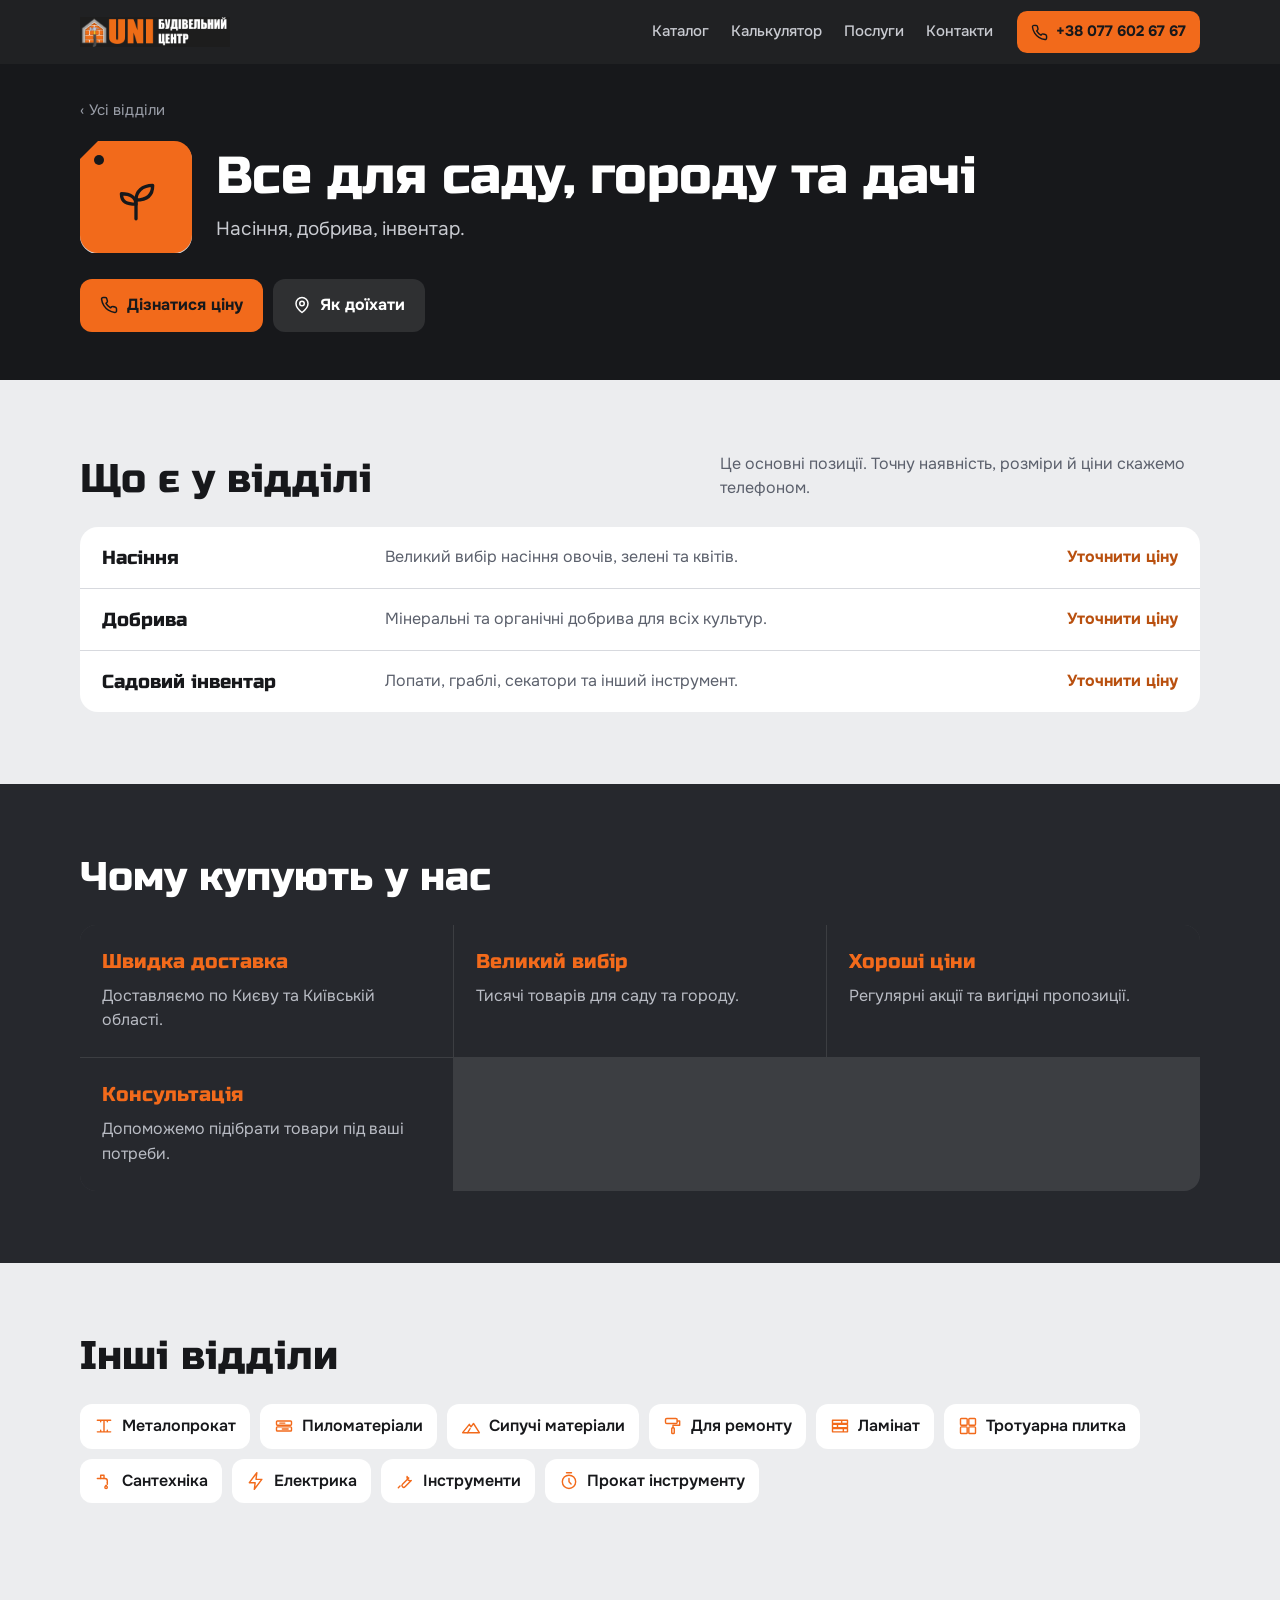
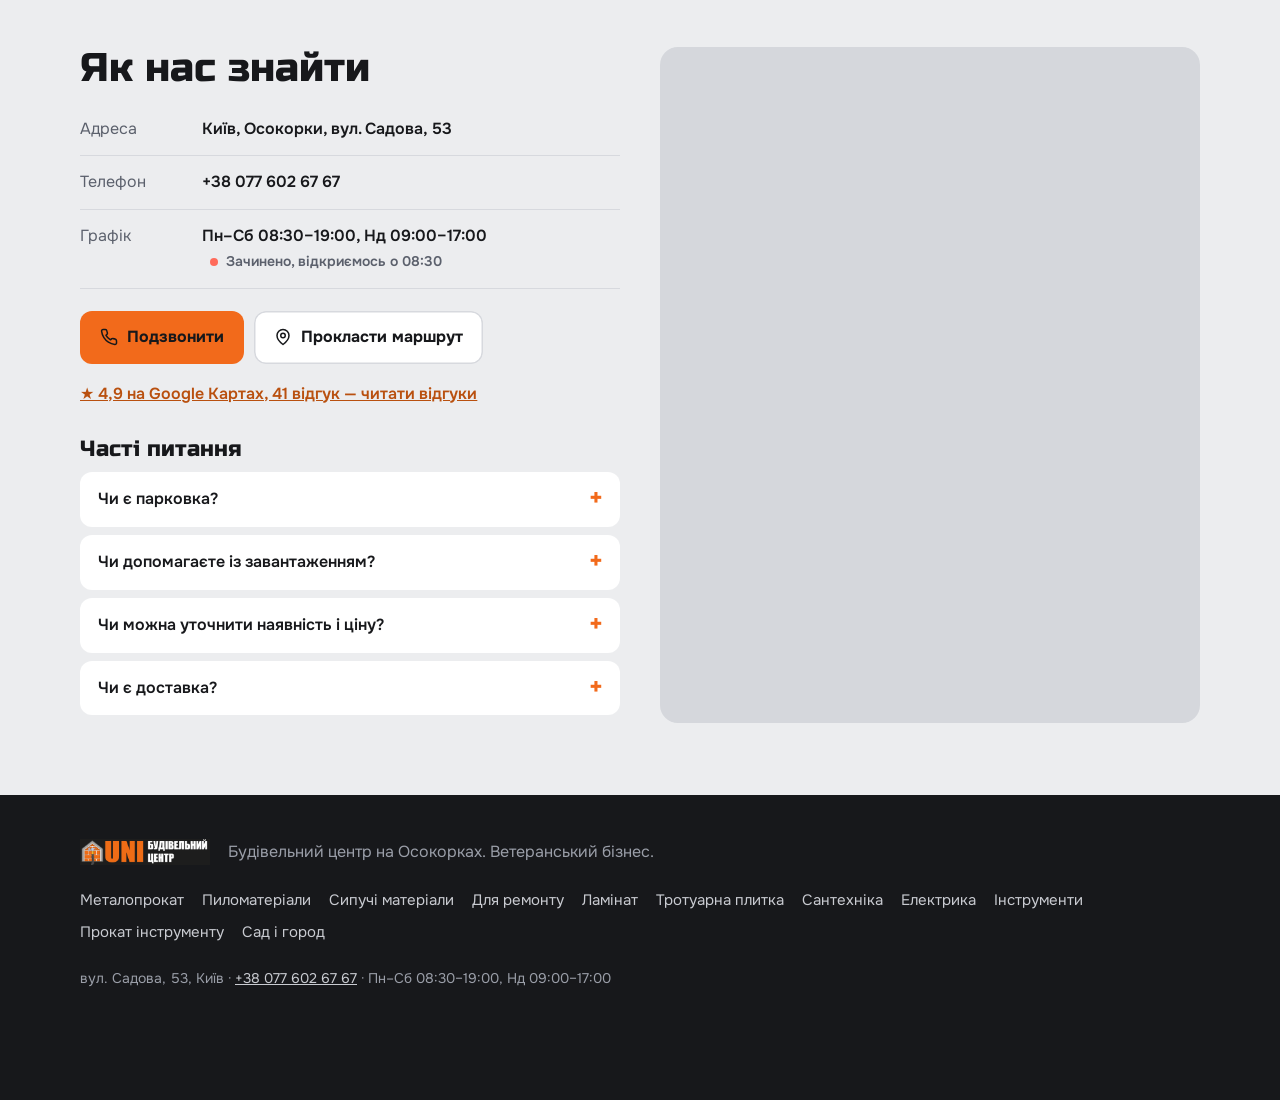
<file: sad-gorod.html>
<!DOCTYPE html>
<html lang="uk">
<head>
<meta charset="utf-8">
<meta name="viewport" content="width=device-width,initial-scale=1">
<title>Сад і город на Осокорках — UNI, Київ</title>
<meta name="description" content="Сад і город в UNI на Осокорках: Насіння, добрива, інвентар.">
<link rel="canonical" href="https://6jenya.github.io/uni-store/sad-gorod.html">
<meta property="og:type" content="website">
<meta property="og:title" content="Сад і город на Осокорках — UNI, Київ">
<meta property="og:description" content="Сад і город в UNI на Осокорках: Насіння, добрива, інвентар.">
<meta property="og:image" content="https://6jenya.github.io/uni-store/images/og.jpg">
<meta name="theme-color" content="#17181B">
<link rel="icon" type="image/png" href="images/favicon.png">
<link rel="preconnect" href="https://fonts.googleapis.com"><link rel="preconnect" href="https://fonts.gstatic.com" crossorigin>
<link href="https://fonts.googleapis.com/css2?family=Onest:wght@400;500;600;700&family=Russo+One&display=swap" rel="stylesheet">
<link rel="stylesheet" href="styles.css?v=3">
<script type="application/ld+json">{"@context": "https://schema.org", "@type": "HardwareStore", "name": "UNI — будівельний центр", "url": "https://6jenya.github.io/uni-store/", "telephone": "+380776026767", "image": "https://6jenya.github.io/uni-store/images/photo4.jpg", "logo": "https://6jenya.github.io/uni-store/images/logo.jpg", "address": {"@type": "PostalAddress", "streetAddress": "вул. Садова, 53", "addressLocality": "Київ", "addressRegion": "Осокорки", "addressCountry": "UA"}, "geo": {"@type": "GeoCoordinates", "latitude": 50.3831069, "longitude": 30.6133799}, "openingHoursSpecification": [{"@type": "OpeningHoursSpecification", "dayOfWeek": ["Monday", "Tuesday", "Wednesday", "Thursday", "Friday", "Saturday"], "opens": "08:30", "closes": "19:00"}, {"@type": "OpeningHoursSpecification", "dayOfWeek": ["Sunday"], "opens": "09:00", "closes": "17:00"}]}</script>
</head>
<body><a class="skip" href="#main">До вмісту</a>
<header class="hdr"><div class="wrap hdr-in">
  <a class="brand" href="index.html" aria-label="UNI — на головну"><img src="images/logo.jpg" alt="UNI будівельний центр" width="160" height="32"></a>
  <nav class="nav" aria-label="Меню"><a href="index.html#catalog">Каталог</a><a href="index.html#calc-sec">Калькулятор</a><a href="index.html#services">Послуги</a><a href="index.html#contacts">Контакти</a></nav>
  <a class="hdr-call" href="tel:+380776026767"><svg viewBox="0 0 24 24" fill="none" stroke="currentColor" stroke-width="2" stroke-linecap="round" stroke-linejoin="round" aria-hidden="true"><path d="M22 16.9v3a2 2 0 0 1-2.2 2 19.8 19.8 0 0 1-8.6-3.1 19.5 19.5 0 0 1-6-6A19.8 19.8 0 0 1 2.1 4.2 2 2 0 0 1 4.1 2h3a2 2 0 0 1 2 1.7c.1.9.4 1.8.7 2.7a2 2 0 0 1-.5 2.1L8 9.8a16 16 0 0 0 6 6l1.3-1.3a2 2 0 0 1 2.1-.4c.9.3 1.8.6 2.7.7a2 2 0 0 1 1.7 2z"/></svg><span>+38 077 602 67 67</span></a>
</div></header>
<main id="main">
<section class="hero cat"><div class="wrap">
  <a class="back" href="index.html#catalog">Усі відділи</a>
  <div class="cat-h"><span class="tag big" aria-hidden="true"><span class="hole"></span><svg class="ic" viewBox="0 0 24 24" fill="none" stroke="currentColor" stroke-width="1.7" stroke-linecap="round" stroke-linejoin="round" aria-hidden="true"><path d="M12 21v-9"/><path d="M12 12c0-4 3-7 8-7 0 5-3 7-8 7z"/><path d="M12 14c0-3-2.5-5-7-5 0 4 2.5 5 7 5z"/></svg></span>
  <div><h1>Все для саду, городу та дачі</h1><p class="lead">Насіння, добрива, інвентар.</p></div></div>
  <div class="btns"><a class="btn" href="tel:+380776026767"><svg viewBox="0 0 24 24" fill="none" stroke="currentColor" stroke-width="2" stroke-linecap="round" stroke-linejoin="round" aria-hidden="true"><path d="M22 16.9v3a2 2 0 0 1-2.2 2 19.8 19.8 0 0 1-8.6-3.1 19.5 19.5 0 0 1-6-6A19.8 19.8 0 0 1 2.1 4.2 2 2 0 0 1 4.1 2h3a2 2 0 0 1 2 1.7c.1.9.4 1.8.7 2.7a2 2 0 0 1-.5 2.1L8 9.8a16 16 0 0 0 6 6l1.3-1.3a2 2 0 0 1 2.1-.4c.9.3 1.8.6 2.7.7a2 2 0 0 1 1.7 2z"/></svg>Дізнатися ціну</a><a class="btn ghost-d" href="https://www.google.com/maps/dir/?api=1&destination=50.3831069,30.6133799&destination_place_id=ChIJ-XjFNgDF1EARsE3lZlV7TGE" target="_blank" rel="noopener"><svg viewBox="0 0 24 24" fill="none" stroke="currentColor" stroke-width="2" stroke-linecap="round" stroke-linejoin="round" aria-hidden="true"><path d="M20 10c0 6-8 12-8 12s-8-6-8-12a8 8 0 0 1 16 0z"/><circle cx="12" cy="10" r="3"/></svg>Як доїхати</a></div>
</div></section>
<section class="sec"><div class="wrap">
  <div class="sec-h"><h2 class="h2">Що є у відділі</h2><p>Це основні позиції. Точну наявність, розміри й ціни скажемо телефоном.</p></div>
  <ul class="items"><li><b>Насіння</b><span>Великий вибір насіння овочів, зелені та квітів.</span><a href="tel:+380776026767">Уточнити ціну</a></li><li><b>Добрива</b><span>Мінеральні та органічні добрива для всіх культур.</span><a href="tel:+380776026767">Уточнити ціну</a></li><li><b>Садовий інвентар</b><span>Лопати, граблі, секатори та інший інструмент.</span><a href="tel:+380776026767">Уточнити ціну</a></li></ul>
</div></section>
<section class="sec dark"><div class="wrap"><h2 class="h2">Чому купують у нас</h2><div class="svcs"><div class="svc"><b>Швидка доставка</b><p>Доставляємо по Києву та Київській області.</p></div><div class="svc"><b>Великий вибір</b><p>Тисячі товарів для саду та городу.</p></div><div class="svc"><b>Хороші ціни</b><p>Регулярні акції та вигідні пропозиції.</p></div><div class="svc"><b>Консультація</b><p>Допоможемо підібрати товари під ваші потреби.</p></div></div></div></section>
<section class="sec"><div class="wrap"><h2 class="h2">Інші відділи</h2><div class="others"><a href="metal.html"><svg class="ic-s" viewBox="0 0 24 24" fill="none" stroke="currentColor" stroke-width="1.7" stroke-linecap="round" stroke-linejoin="round" aria-hidden="true"><path d="M4 5h16M4 19h16M12 5v14M8 5v2M16 5v2M8 17v2M16 17v2"/></svg>Металопрокат</a><a href="pilomaterialy.html"><svg class="ic-s" viewBox="0 0 24 24" fill="none" stroke="currentColor" stroke-width="1.7" stroke-linecap="round" stroke-linejoin="round" aria-hidden="true"><rect x="3" y="6" width="18" height="5" rx="1"/><rect x="3" y="13" width="18" height="5" rx="1"/><path d="M7 8.5h6M10 15.5h7"/></svg>Пиломатеріали</a><a href="bulk.html"><svg class="ic-s" viewBox="0 0 24 24" fill="none" stroke="currentColor" stroke-width="1.7" stroke-linecap="round" stroke-linejoin="round" aria-hidden="true"><path d="M2 20h20L15 9l-3 4-2-3z"/><path d="M8 20l3-5"/></svg>Сипучі матеріали</a><a href="repair.html"><svg class="ic-s" viewBox="0 0 24 24" fill="none" stroke="currentColor" stroke-width="1.7" stroke-linecap="round" stroke-linejoin="round" aria-hidden="true"><rect x="3" y="3" width="14" height="6" rx="1.5"/><path d="M17 6h3v5h-8v3"/><rect x="10.5" y="14" width="3" height="7" rx="1"/></svg>Для ремонту</a><a href="laminat.html"><svg class="ic-s" viewBox="0 0 24 24" fill="none" stroke="currentColor" stroke-width="1.7" stroke-linecap="round" stroke-linejoin="round" aria-hidden="true"><path d="M3 5h11v4H3zM14 5h7v4h-7M3 10h6v4H3zM9 10h12v4H9M3 15h13v4H3zM16 15h5v4h-5"/></svg>Ламінат</a><a href="plitka.html"><svg class="ic-s" viewBox="0 0 24 24" fill="none" stroke="currentColor" stroke-width="1.7" stroke-linecap="round" stroke-linejoin="round" aria-hidden="true"><rect x="3" y="3" width="8" height="8" rx="1"/><rect x="13" y="3" width="8" height="8" rx="1"/><rect x="3" y="13" width="8" height="8" rx="1"/><rect x="13" y="13" width="8" height="8" rx="1"/></svg>Тротуарна плитка</a><a href="santehnika.html"><svg class="ic-s" viewBox="0 0 24 24" fill="none" stroke="currentColor" stroke-width="1.7" stroke-linecap="round" stroke-linejoin="round" aria-hidden="true"><path d="M4 9h9a3 3 0 0 1 3 3v2"/><path d="M8 9V5h4v4M16 14v2"/><path d="M16 19.5c0 .8-.7 1.5-1.5 1.5S13 20.3 13 19.5 14.5 17 14.5 17s1.5 1.7 1.5 2.5z"/></svg>Сантехніка</a><a href="electric.html"><svg class="ic-s" viewBox="0 0 24 24" fill="none" stroke="currentColor" stroke-width="1.7" stroke-linecap="round" stroke-linejoin="round" aria-hidden="true"><path d="M13 2 4 14h7l-1 8 9-12h-7z"/></svg>Електрика</a><a href="instrument.html"><svg class="ic-s" viewBox="0 0 24 24" fill="none" stroke="currentColor" stroke-width="1.7" stroke-linecap="round" stroke-linejoin="round" aria-hidden="true"><path d="M14.5 6.5a4 4 0 0 0 5 5L12 19a2.1 2.1 0 0 1-3-3l7.5-7.5a4 4 0 0 1-2-2z"/><path d="m6 18-2 2"/></svg>Інструменти</a><a href="rent.html"><svg class="ic-s" viewBox="0 0 24 24" fill="none" stroke="currentColor" stroke-width="1.7" stroke-linecap="round" stroke-linejoin="round" aria-hidden="true"><circle cx="12" cy="13" r="8"/><path d="M12 9v4l2.5 2.5M9 2h6"/></svg>Прокат інструменту</a></div></div></section>
<section class="sec contacts" id="contacts"><div class="wrap grid2">
  <div>
    <h2 class="h2">Як нас знайти</h2>
    <dl class="info">
      <div><dt>Адреса</dt><dd>Київ, Осокорки, вул. Садова, 53</dd></div>
      <div><dt>Телефон</dt><dd><a href="tel:+380776026767">+38 077 602 67 67</a></dd></div>
      <div><dt>Графік</dt><dd>Пн–Сб 08:30–19:00, Нд 09:00–17:00 <span class="status" data-status></span></dd></div>
    </dl>
    <div class="btns"><a class="btn" href="tel:+380776026767"><svg viewBox="0 0 24 24" fill="none" stroke="currentColor" stroke-width="2" stroke-linecap="round" stroke-linejoin="round" aria-hidden="true"><path d="M22 16.9v3a2 2 0 0 1-2.2 2 19.8 19.8 0 0 1-8.6-3.1 19.5 19.5 0 0 1-6-6A19.8 19.8 0 0 1 2.1 4.2 2 2 0 0 1 4.1 2h3a2 2 0 0 1 2 1.7c.1.9.4 1.8.7 2.7a2 2 0 0 1-.5 2.1L8 9.8a16 16 0 0 0 6 6l1.3-1.3a2 2 0 0 1 2.1-.4c.9.3 1.8.6 2.7.7a2 2 0 0 1 1.7 2z"/></svg>Подзвонити</a><a class="btn ghost" href="https://www.google.com/maps/dir/?api=1&destination=50.3831069,30.6133799&destination_place_id=ChIJ-XjFNgDF1EARsE3lZlV7TGE" target="_blank" rel="noopener"><svg viewBox="0 0 24 24" fill="none" stroke="currentColor" stroke-width="2" stroke-linecap="round" stroke-linejoin="round" aria-hidden="true"><path d="M20 10c0 6-8 12-8 12s-8-6-8-12a8 8 0 0 1 16 0z"/><circle cx="12" cy="10" r="3"/></svg>Прокласти маршрут</a></div>
    <a class="lnk" href="https://www.google.com/maps/search/?api=1&query=UNI%20%D0%B1%D1%83%D0%B4%D1%96%D0%B2%D0%B5%D0%BB%D1%8C%D0%BD%D0%B8%D0%B9%20%D1%86%D0%B5%D0%BD%D1%82%D1%80&query_place_id=ChIJ-XjFNgDF1EARsE3lZlV7TGE" target="_blank" rel="noopener">★ 4,9 на Google Картах, 41 відгук — читати відгуки</a>
    <div class="faq"><h3>Часті питання</h3><details><summary>Чи є парковка?</summary><p>Так, біля магазину велика парковка і зручний заїзд.</p></details><details><summary>Чи допомагаєте із завантаженням?</summary><p>Так, допоможемо завантажити товар у ваше авто.</p></details><details><summary>Чи можна уточнити наявність і ціну?</summary><p>Так, зателефонуйте за номером +38 077 602 67 67 — підкажемо, що є на складі, і порахуємо вартість.</p></details><details><summary>Чи є доставка?</summary><p>Так, власним транспортом по Києву та Київській області. Вартість залежить від адреси й обсягу.</p></details></div>
  </div>
  <div class="map"><iframe title="UNI на карті" loading="lazy" src="https://maps.google.com/maps?q=UNI%20%D0%A1%D0%B0%D0%B4%D0%BE%D0%B2%D0%B0%2053%20%D0%9A%D0%B8%D1%97%D0%B2&ll=50.3831069,30.6133799&z=16&output=embed" referrerpolicy="no-referrer-when-downgrade"></iframe></div>
</div></section></main>
<footer class="ftr"><div class="wrap">
  <div class="ftr-top"><img src="images/logo.jpg" alt="UNI" width="140" height="28"><p>Будівельний центр на Осокорках. Ветеранський бізнес.</p></div>
  <nav class="ftr-links" aria-label="Відділи"><a href="metal.html">Металопрокат</a><a href="pilomaterialy.html">Пиломатеріали</a><a href="bulk.html">Сипучі матеріали</a><a href="repair.html">Для ремонту</a><a href="laminat.html">Ламінат</a><a href="plitka.html">Тротуарна плитка</a><a href="santehnika.html">Сантехніка</a><a href="electric.html">Електрика</a><a href="instrument.html">Інструменти</a><a href="rent.html">Прокат інструменту</a><a href="sad-gorod.html">Сад і город</a></nav>
  <p class="ftr-c">вул. Садова, 53, Київ · <a href="tel:+380776026767">+38 077 602 67 67</a> · Пн–Сб 08:30–19:00, Нд 09:00–17:00</p>
</div></footer>
<div class="dock"><a class="btn" href="tel:+380776026767"><svg viewBox="0 0 24 24" fill="none" stroke="currentColor" stroke-width="2" stroke-linecap="round" stroke-linejoin="round" aria-hidden="true"><path d="M22 16.9v3a2 2 0 0 1-2.2 2 19.8 19.8 0 0 1-8.6-3.1 19.5 19.5 0 0 1-6-6A19.8 19.8 0 0 1 2.1 4.2 2 2 0 0 1 4.1 2h3a2 2 0 0 1 2 1.7c.1.9.4 1.8.7 2.7a2 2 0 0 1-.5 2.1L8 9.8a16 16 0 0 0 6 6l1.3-1.3a2 2 0 0 1 2.1-.4c.9.3 1.8.6 2.7.7a2 2 0 0 1 1.7 2z"/></svg>Подзвонити</a><a class="btn ghost" href="https://www.google.com/maps/dir/?api=1&destination=50.3831069,30.6133799&destination_place_id=ChIJ-XjFNgDF1EARsE3lZlV7TGE" target="_blank" rel="noopener"><svg viewBox="0 0 24 24" fill="none" stroke="currentColor" stroke-width="2" stroke-linecap="round" stroke-linejoin="round" aria-hidden="true"><path d="M20 10c0 6-8 12-8 12s-8-6-8-12a8 8 0 0 1 16 0z"/><circle cx="12" cy="10" r="3"/></svg>Маршрут</a></div>
<script src="js/calc.js?v=1" defer></script>

<script>
(() => {
  const f = new Intl.DateTimeFormat('uk-UA', {timeZone: 'Europe/Kyiv', hour: '2-digit', minute: '2-digit', hour12: false});
  const [h, m] = f.format(new Date()).split(':').map(Number), t = h * 60 + m;
  const day = new Intl.DateTimeFormat('en-US', {timeZone: 'Europe/Kyiv', weekday: 'short'}).format(new Date());
  const mm = s => +s.slice(0, 2) * 60 + +s.slice(3), sun = day === 'Sun', sat = day === 'Sat';
  const oS = sun ? '09:00' : '08:30', cS = sun ? '17:00' : '19:00', o = mm(oS), c = mm(cS), open = t >= o && t < c;
  const next = t < o ? oS : (sat ? '09:00' : '08:30');
  const txt = open ? (c - t <= 60 ? `Відкрито, зачиняємось о ${cS}` : `Відкрито до ${cS}`) : `Зачинено, відкриємось ${t < o ? 'о' : 'завтра о'} ${next}`;
  document.querySelectorAll('[data-status]').forEach(el => { el.textContent = txt; el.classList.add(open ? 'on' : 'off'); });
})();
</script>
</body>
</html>
</file>
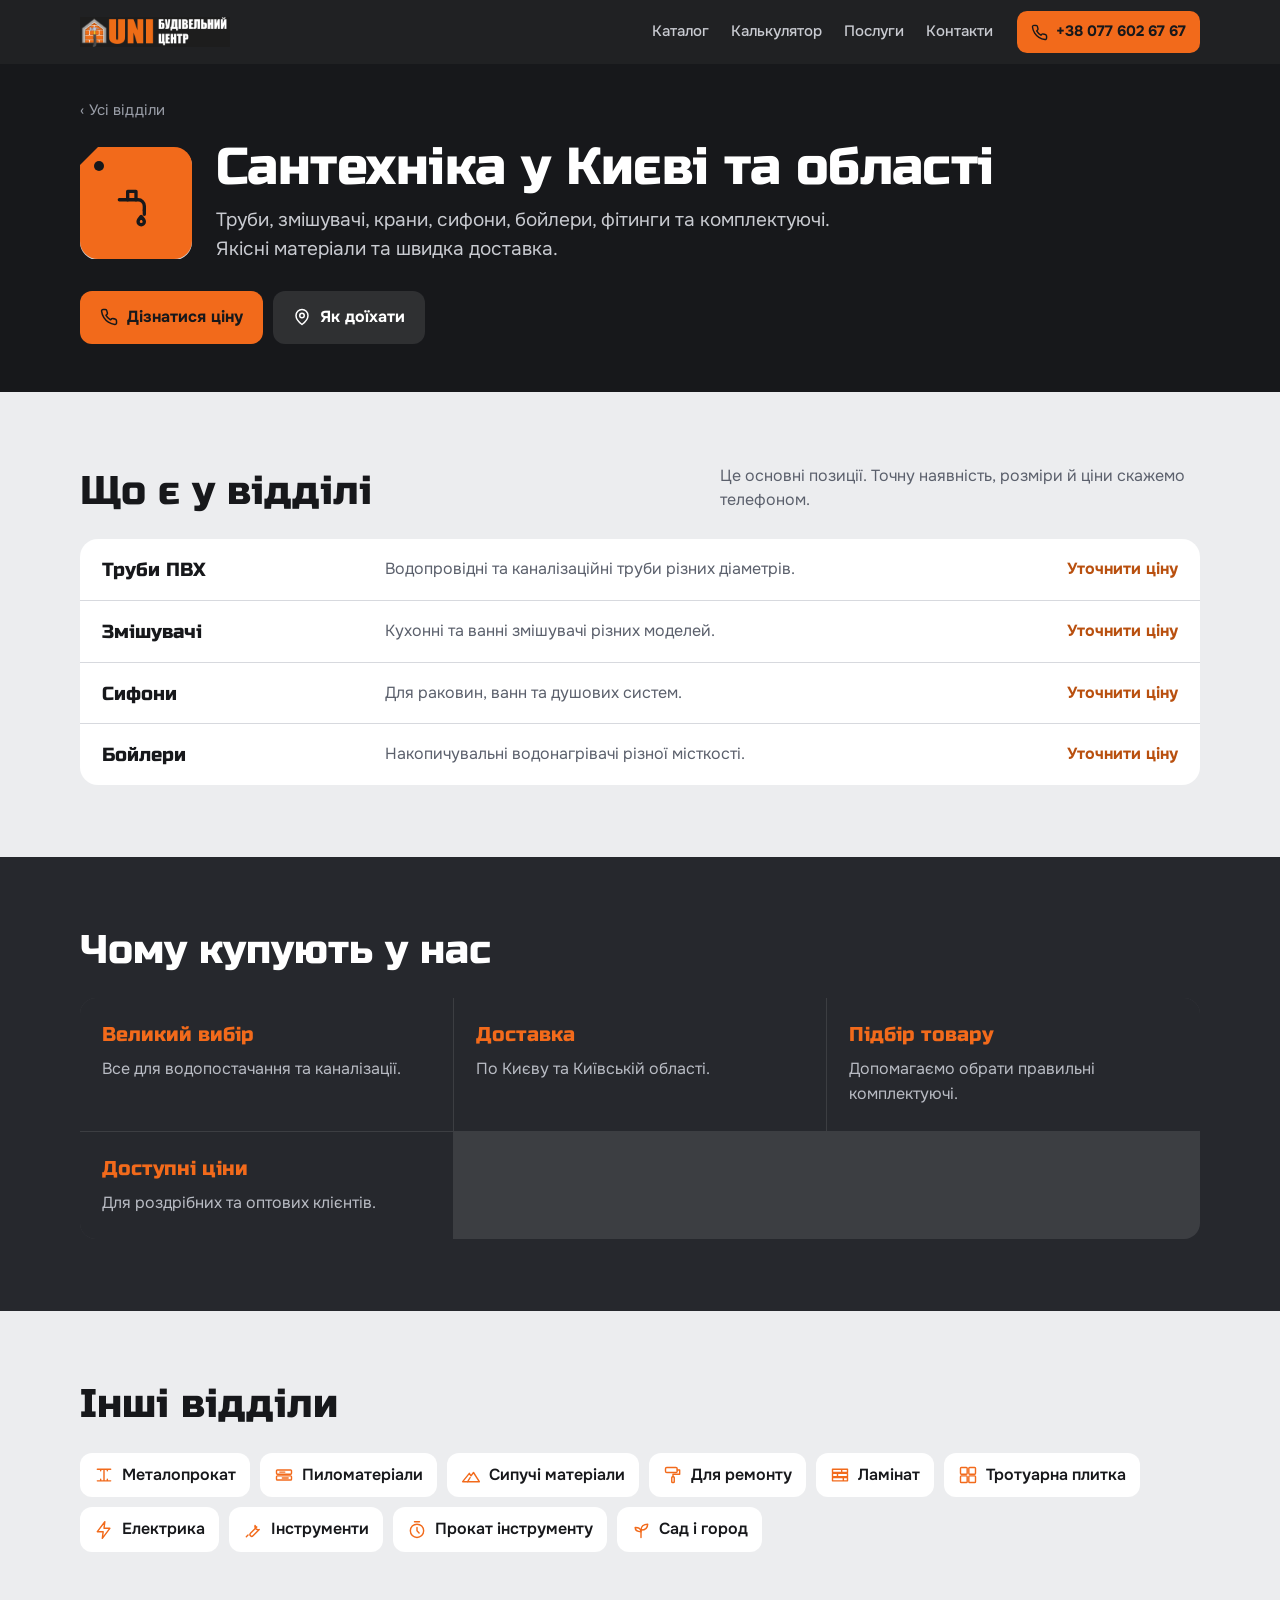
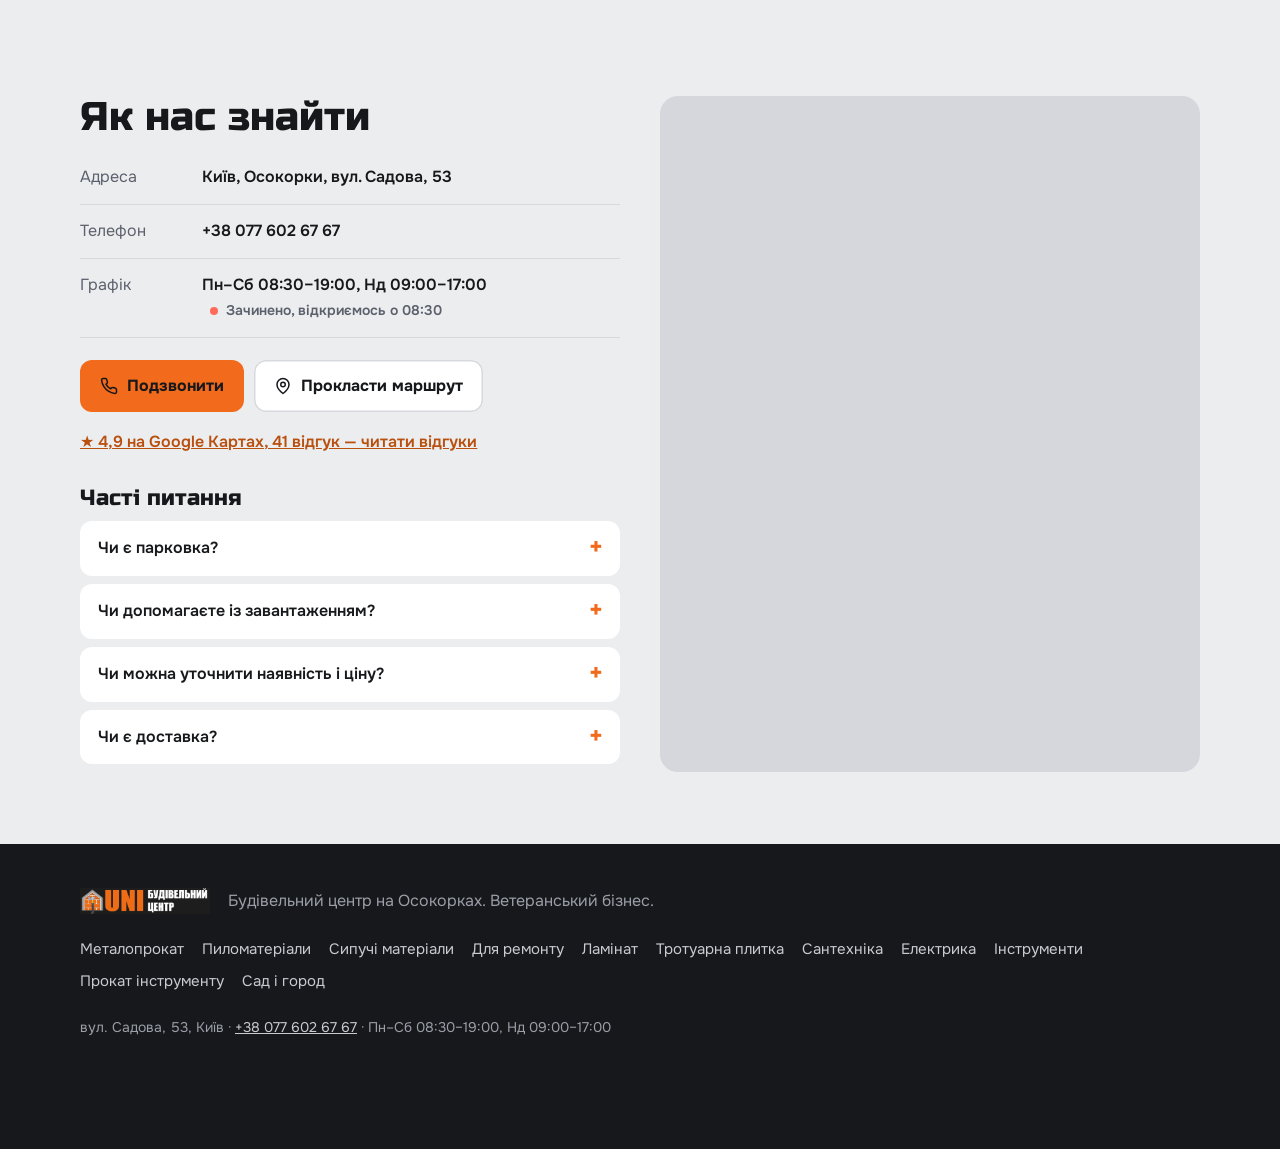
<file: santehnika.html>
<!DOCTYPE html>
<html lang="uk">
<head>
<meta charset="utf-8">
<meta name="viewport" content="width=device-width,initial-scale=1">
<title>Сантехніка на Осокорках — UNI, Київ</title>
<meta name="description" content="Сантехніка в UNI на Осокорках: Труби, змішувачі, крани, сифони, бойлери, фітинги та комплектуючі. Якісні матеріали та швидка доставка.">
<link rel="canonical" href="https://6jenya.github.io/uni-store/santehnika.html">
<meta property="og:type" content="website">
<meta property="og:title" content="Сантехніка на Осокорках — UNI, Київ">
<meta property="og:description" content="Сантехніка в UNI на Осокорках: Труби, змішувачі, крани, сифони, бойлери, фітинги та комплектуючі. Якісні матеріали та швидка доставка.">
<meta property="og:image" content="https://6jenya.github.io/uni-store/images/og.jpg">
<meta name="theme-color" content="#17181B">
<link rel="icon" type="image/png" href="images/favicon.png">
<link rel="preconnect" href="https://fonts.googleapis.com"><link rel="preconnect" href="https://fonts.gstatic.com" crossorigin>
<link href="https://fonts.googleapis.com/css2?family=Onest:wght@400;500;600;700&family=Russo+One&display=swap" rel="stylesheet">
<link rel="stylesheet" href="styles.css?v=3">
<script type="application/ld+json">{"@context": "https://schema.org", "@type": "HardwareStore", "name": "UNI — будівельний центр", "url": "https://6jenya.github.io/uni-store/", "telephone": "+380776026767", "image": "https://6jenya.github.io/uni-store/images/photo4.jpg", "logo": "https://6jenya.github.io/uni-store/images/logo.jpg", "address": {"@type": "PostalAddress", "streetAddress": "вул. Садова, 53", "addressLocality": "Київ", "addressRegion": "Осокорки", "addressCountry": "UA"}, "geo": {"@type": "GeoCoordinates", "latitude": 50.3831069, "longitude": 30.6133799}, "openingHoursSpecification": [{"@type": "OpeningHoursSpecification", "dayOfWeek": ["Monday", "Tuesday", "Wednesday", "Thursday", "Friday", "Saturday"], "opens": "08:30", "closes": "19:00"}, {"@type": "OpeningHoursSpecification", "dayOfWeek": ["Sunday"], "opens": "09:00", "closes": "17:00"}]}</script>
</head>
<body><a class="skip" href="#main">До вмісту</a>
<header class="hdr"><div class="wrap hdr-in">
  <a class="brand" href="index.html" aria-label="UNI — на головну"><img src="images/logo.jpg" alt="UNI будівельний центр" width="160" height="32"></a>
  <nav class="nav" aria-label="Меню"><a href="index.html#catalog">Каталог</a><a href="index.html#calc-sec">Калькулятор</a><a href="index.html#services">Послуги</a><a href="index.html#contacts">Контакти</a></nav>
  <a class="hdr-call" href="tel:+380776026767"><svg viewBox="0 0 24 24" fill="none" stroke="currentColor" stroke-width="2" stroke-linecap="round" stroke-linejoin="round" aria-hidden="true"><path d="M22 16.9v3a2 2 0 0 1-2.2 2 19.8 19.8 0 0 1-8.6-3.1 19.5 19.5 0 0 1-6-6A19.8 19.8 0 0 1 2.1 4.2 2 2 0 0 1 4.1 2h3a2 2 0 0 1 2 1.7c.1.9.4 1.8.7 2.7a2 2 0 0 1-.5 2.1L8 9.8a16 16 0 0 0 6 6l1.3-1.3a2 2 0 0 1 2.1-.4c.9.3 1.8.6 2.7.7a2 2 0 0 1 1.7 2z"/></svg><span>+38 077 602 67 67</span></a>
</div></header>
<main id="main">
<section class="hero cat"><div class="wrap">
  <a class="back" href="index.html#catalog">Усі відділи</a>
  <div class="cat-h"><span class="tag big" aria-hidden="true"><span class="hole"></span><svg class="ic" viewBox="0 0 24 24" fill="none" stroke="currentColor" stroke-width="1.7" stroke-linecap="round" stroke-linejoin="round" aria-hidden="true"><path d="M4 9h9a3 3 0 0 1 3 3v2"/><path d="M8 9V5h4v4M16 14v2"/><path d="M16 19.5c0 .8-.7 1.5-1.5 1.5S13 20.3 13 19.5 14.5 17 14.5 17s1.5 1.7 1.5 2.5z"/></svg></span>
  <div><h1>Сантехніка у Києві та області</h1><p class="lead">Труби, змішувачі, крани, сифони, бойлери, фітинги та комплектуючі. Якісні матеріали та швидка доставка.</p></div></div>
  <div class="btns"><a class="btn" href="tel:+380776026767"><svg viewBox="0 0 24 24" fill="none" stroke="currentColor" stroke-width="2" stroke-linecap="round" stroke-linejoin="round" aria-hidden="true"><path d="M22 16.9v3a2 2 0 0 1-2.2 2 19.8 19.8 0 0 1-8.6-3.1 19.5 19.5 0 0 1-6-6A19.8 19.8 0 0 1 2.1 4.2 2 2 0 0 1 4.1 2h3a2 2 0 0 1 2 1.7c.1.9.4 1.8.7 2.7a2 2 0 0 1-.5 2.1L8 9.8a16 16 0 0 0 6 6l1.3-1.3a2 2 0 0 1 2.1-.4c.9.3 1.8.6 2.7.7a2 2 0 0 1 1.7 2z"/></svg>Дізнатися ціну</a><a class="btn ghost-d" href="https://www.google.com/maps/dir/?api=1&destination=50.3831069,30.6133799&destination_place_id=ChIJ-XjFNgDF1EARsE3lZlV7TGE" target="_blank" rel="noopener"><svg viewBox="0 0 24 24" fill="none" stroke="currentColor" stroke-width="2" stroke-linecap="round" stroke-linejoin="round" aria-hidden="true"><path d="M20 10c0 6-8 12-8 12s-8-6-8-12a8 8 0 0 1 16 0z"/><circle cx="12" cy="10" r="3"/></svg>Як доїхати</a></div>
</div></section>
<section class="sec"><div class="wrap">
  <div class="sec-h"><h2 class="h2">Що є у відділі</h2><p>Це основні позиції. Точну наявність, розміри й ціни скажемо телефоном.</p></div>
  <ul class="items"><li><b>Труби ПВХ</b><span>Водопровідні та каналізаційні труби різних діаметрів.</span><a href="tel:+380776026767">Уточнити ціну</a></li><li><b>Змішувачі</b><span>Кухонні та ванні змішувачі різних моделей.</span><a href="tel:+380776026767">Уточнити ціну</a></li><li><b>Сифони</b><span>Для раковин, ванн та душових систем.</span><a href="tel:+380776026767">Уточнити ціну</a></li><li><b>Бойлери</b><span>Накопичувальні водонагрівачі різної місткості.</span><a href="tel:+380776026767">Уточнити ціну</a></li></ul>
</div></section>
<section class="sec dark"><div class="wrap"><h2 class="h2">Чому купують у нас</h2><div class="svcs"><div class="svc"><b>Великий вибір</b><p>Все для водопостачання та каналізації.</p></div><div class="svc"><b>Доставка</b><p>По Києву та Київській області.</p></div><div class="svc"><b>Підбір товару</b><p>Допомагаємо обрати правильні комплектуючі.</p></div><div class="svc"><b>Доступні ціни</b><p>Для роздрібних та оптових клієнтів.</p></div></div></div></section>
<section class="sec"><div class="wrap"><h2 class="h2">Інші відділи</h2><div class="others"><a href="metal.html"><svg class="ic-s" viewBox="0 0 24 24" fill="none" stroke="currentColor" stroke-width="1.7" stroke-linecap="round" stroke-linejoin="round" aria-hidden="true"><path d="M4 5h16M4 19h16M12 5v14M8 5v2M16 5v2M8 17v2M16 17v2"/></svg>Металопрокат</a><a href="pilomaterialy.html"><svg class="ic-s" viewBox="0 0 24 24" fill="none" stroke="currentColor" stroke-width="1.7" stroke-linecap="round" stroke-linejoin="round" aria-hidden="true"><rect x="3" y="6" width="18" height="5" rx="1"/><rect x="3" y="13" width="18" height="5" rx="1"/><path d="M7 8.5h6M10 15.5h7"/></svg>Пиломатеріали</a><a href="bulk.html"><svg class="ic-s" viewBox="0 0 24 24" fill="none" stroke="currentColor" stroke-width="1.7" stroke-linecap="round" stroke-linejoin="round" aria-hidden="true"><path d="M2 20h20L15 9l-3 4-2-3z"/><path d="M8 20l3-5"/></svg>Сипучі матеріали</a><a href="repair.html"><svg class="ic-s" viewBox="0 0 24 24" fill="none" stroke="currentColor" stroke-width="1.7" stroke-linecap="round" stroke-linejoin="round" aria-hidden="true"><rect x="3" y="3" width="14" height="6" rx="1.5"/><path d="M17 6h3v5h-8v3"/><rect x="10.5" y="14" width="3" height="7" rx="1"/></svg>Для ремонту</a><a href="laminat.html"><svg class="ic-s" viewBox="0 0 24 24" fill="none" stroke="currentColor" stroke-width="1.7" stroke-linecap="round" stroke-linejoin="round" aria-hidden="true"><path d="M3 5h11v4H3zM14 5h7v4h-7M3 10h6v4H3zM9 10h12v4H9M3 15h13v4H3zM16 15h5v4h-5"/></svg>Ламінат</a><a href="plitka.html"><svg class="ic-s" viewBox="0 0 24 24" fill="none" stroke="currentColor" stroke-width="1.7" stroke-linecap="round" stroke-linejoin="round" aria-hidden="true"><rect x="3" y="3" width="8" height="8" rx="1"/><rect x="13" y="3" width="8" height="8" rx="1"/><rect x="3" y="13" width="8" height="8" rx="1"/><rect x="13" y="13" width="8" height="8" rx="1"/></svg>Тротуарна плитка</a><a href="electric.html"><svg class="ic-s" viewBox="0 0 24 24" fill="none" stroke="currentColor" stroke-width="1.7" stroke-linecap="round" stroke-linejoin="round" aria-hidden="true"><path d="M13 2 4 14h7l-1 8 9-12h-7z"/></svg>Електрика</a><a href="instrument.html"><svg class="ic-s" viewBox="0 0 24 24" fill="none" stroke="currentColor" stroke-width="1.7" stroke-linecap="round" stroke-linejoin="round" aria-hidden="true"><path d="M14.5 6.5a4 4 0 0 0 5 5L12 19a2.1 2.1 0 0 1-3-3l7.5-7.5a4 4 0 0 1-2-2z"/><path d="m6 18-2 2"/></svg>Інструменти</a><a href="rent.html"><svg class="ic-s" viewBox="0 0 24 24" fill="none" stroke="currentColor" stroke-width="1.7" stroke-linecap="round" stroke-linejoin="round" aria-hidden="true"><circle cx="12" cy="13" r="8"/><path d="M12 9v4l2.5 2.5M9 2h6"/></svg>Прокат інструменту</a><a href="sad-gorod.html"><svg class="ic-s" viewBox="0 0 24 24" fill="none" stroke="currentColor" stroke-width="1.7" stroke-linecap="round" stroke-linejoin="round" aria-hidden="true"><path d="M12 21v-9"/><path d="M12 12c0-4 3-7 8-7 0 5-3 7-8 7z"/><path d="M12 14c0-3-2.5-5-7-5 0 4 2.5 5 7 5z"/></svg>Сад і город</a></div></div></section>
<section class="sec contacts" id="contacts"><div class="wrap grid2">
  <div>
    <h2 class="h2">Як нас знайти</h2>
    <dl class="info">
      <div><dt>Адреса</dt><dd>Київ, Осокорки, вул. Садова, 53</dd></div>
      <div><dt>Телефон</dt><dd><a href="tel:+380776026767">+38 077 602 67 67</a></dd></div>
      <div><dt>Графік</dt><dd>Пн–Сб 08:30–19:00, Нд 09:00–17:00 <span class="status" data-status></span></dd></div>
    </dl>
    <div class="btns"><a class="btn" href="tel:+380776026767"><svg viewBox="0 0 24 24" fill="none" stroke="currentColor" stroke-width="2" stroke-linecap="round" stroke-linejoin="round" aria-hidden="true"><path d="M22 16.9v3a2 2 0 0 1-2.2 2 19.8 19.8 0 0 1-8.6-3.1 19.5 19.5 0 0 1-6-6A19.8 19.8 0 0 1 2.1 4.2 2 2 0 0 1 4.1 2h3a2 2 0 0 1 2 1.7c.1.9.4 1.8.7 2.7a2 2 0 0 1-.5 2.1L8 9.8a16 16 0 0 0 6 6l1.3-1.3a2 2 0 0 1 2.1-.4c.9.3 1.8.6 2.7.7a2 2 0 0 1 1.7 2z"/></svg>Подзвонити</a><a class="btn ghost" href="https://www.google.com/maps/dir/?api=1&destination=50.3831069,30.6133799&destination_place_id=ChIJ-XjFNgDF1EARsE3lZlV7TGE" target="_blank" rel="noopener"><svg viewBox="0 0 24 24" fill="none" stroke="currentColor" stroke-width="2" stroke-linecap="round" stroke-linejoin="round" aria-hidden="true"><path d="M20 10c0 6-8 12-8 12s-8-6-8-12a8 8 0 0 1 16 0z"/><circle cx="12" cy="10" r="3"/></svg>Прокласти маршрут</a></div>
    <a class="lnk" href="https://www.google.com/maps/search/?api=1&query=UNI%20%D0%B1%D1%83%D0%B4%D1%96%D0%B2%D0%B5%D0%BB%D1%8C%D0%BD%D0%B8%D0%B9%20%D1%86%D0%B5%D0%BD%D1%82%D1%80&query_place_id=ChIJ-XjFNgDF1EARsE3lZlV7TGE" target="_blank" rel="noopener">★ 4,9 на Google Картах, 41 відгук — читати відгуки</a>
    <div class="faq"><h3>Часті питання</h3><details><summary>Чи є парковка?</summary><p>Так, біля магазину велика парковка і зручний заїзд.</p></details><details><summary>Чи допомагаєте із завантаженням?</summary><p>Так, допоможемо завантажити товар у ваше авто.</p></details><details><summary>Чи можна уточнити наявність і ціну?</summary><p>Так, зателефонуйте за номером +38 077 602 67 67 — підкажемо, що є на складі, і порахуємо вартість.</p></details><details><summary>Чи є доставка?</summary><p>Так, власним транспортом по Києву та Київській області. Вартість залежить від адреси й обсягу.</p></details></div>
  </div>
  <div class="map"><iframe title="UNI на карті" loading="lazy" src="https://maps.google.com/maps?q=UNI%20%D0%A1%D0%B0%D0%B4%D0%BE%D0%B2%D0%B0%2053%20%D0%9A%D0%B8%D1%97%D0%B2&ll=50.3831069,30.6133799&z=16&output=embed" referrerpolicy="no-referrer-when-downgrade"></iframe></div>
</div></section></main>
<footer class="ftr"><div class="wrap">
  <div class="ftr-top"><img src="images/logo.jpg" alt="UNI" width="140" height="28"><p>Будівельний центр на Осокорках. Ветеранський бізнес.</p></div>
  <nav class="ftr-links" aria-label="Відділи"><a href="metal.html">Металопрокат</a><a href="pilomaterialy.html">Пиломатеріали</a><a href="bulk.html">Сипучі матеріали</a><a href="repair.html">Для ремонту</a><a href="laminat.html">Ламінат</a><a href="plitka.html">Тротуарна плитка</a><a href="santehnika.html">Сантехніка</a><a href="electric.html">Електрика</a><a href="instrument.html">Інструменти</a><a href="rent.html">Прокат інструменту</a><a href="sad-gorod.html">Сад і город</a></nav>
  <p class="ftr-c">вул. Садова, 53, Київ · <a href="tel:+380776026767">+38 077 602 67 67</a> · Пн–Сб 08:30–19:00, Нд 09:00–17:00</p>
</div></footer>
<div class="dock"><a class="btn" href="tel:+380776026767"><svg viewBox="0 0 24 24" fill="none" stroke="currentColor" stroke-width="2" stroke-linecap="round" stroke-linejoin="round" aria-hidden="true"><path d="M22 16.9v3a2 2 0 0 1-2.2 2 19.8 19.8 0 0 1-8.6-3.1 19.5 19.5 0 0 1-6-6A19.8 19.8 0 0 1 2.1 4.2 2 2 0 0 1 4.1 2h3a2 2 0 0 1 2 1.7c.1.9.4 1.8.7 2.7a2 2 0 0 1-.5 2.1L8 9.8a16 16 0 0 0 6 6l1.3-1.3a2 2 0 0 1 2.1-.4c.9.3 1.8.6 2.7.7a2 2 0 0 1 1.7 2z"/></svg>Подзвонити</a><a class="btn ghost" href="https://www.google.com/maps/dir/?api=1&destination=50.3831069,30.6133799&destination_place_id=ChIJ-XjFNgDF1EARsE3lZlV7TGE" target="_blank" rel="noopener"><svg viewBox="0 0 24 24" fill="none" stroke="currentColor" stroke-width="2" stroke-linecap="round" stroke-linejoin="round" aria-hidden="true"><path d="M20 10c0 6-8 12-8 12s-8-6-8-12a8 8 0 0 1 16 0z"/><circle cx="12" cy="10" r="3"/></svg>Маршрут</a></div>
<script src="js/calc.js?v=1" defer></script>

<script>
(() => {
  const f = new Intl.DateTimeFormat('uk-UA', {timeZone: 'Europe/Kyiv', hour: '2-digit', minute: '2-digit', hour12: false});
  const [h, m] = f.format(new Date()).split(':').map(Number), t = h * 60 + m;
  const day = new Intl.DateTimeFormat('en-US', {timeZone: 'Europe/Kyiv', weekday: 'short'}).format(new Date());
  const mm = s => +s.slice(0, 2) * 60 + +s.slice(3), sun = day === 'Sun', sat = day === 'Sat';
  const oS = sun ? '09:00' : '08:30', cS = sun ? '17:00' : '19:00', o = mm(oS), c = mm(cS), open = t >= o && t < c;
  const next = t < o ? oS : (sat ? '09:00' : '08:30');
  const txt = open ? (c - t <= 60 ? `Відкрито, зачиняємось о ${cS}` : `Відкрито до ${cS}`) : `Зачинено, відкриємось ${t < o ? 'о' : 'завтра о'} ${next}`;
  document.querySelectorAll('[data-status]').forEach(el => { el.textContent = txt; el.classList.add(open ? 'on' : 'off'); });
})();
</script>
</body>
</html>
</file>
<file: styles.css>
:root{--ink:#17181B;--ink2:#26282D;--bg:#ECEDEF;--paper:#fff;--line:#D7D9DE;--mut:#5B606C;--or:#F26A1B;--or-d:#B9500F;--or-l:#FFE6D6;--ok:#1F9D63;--fd:'Russo One',Impact,sans-serif;--fb:'Onest',system-ui,-apple-system,'Segoe UI',sans-serif}
*{box-sizing:border-box}
html{scroll-behavior:smooth;scroll-padding-top:76px}
body{margin:0;background:var(--bg);color:var(--ink);font:16px/1.55 var(--fb);-webkit-font-smoothing:antialiased}
img{max-width:100%;display:block}
a{color:inherit}
:focus-visible{outline:3px solid var(--or);outline-offset:3px}
.wrap{max-width:1160px;margin:0 auto;padding:0 20px}
.skip{position:absolute;left:-999px;top:8px;background:var(--or);color:var(--ink);padding:8px 14px;z-index:99}
.skip:focus{left:8px}
.hdr{position:sticky;top:0;z-index:30;background:rgba(23,24,27,.96);backdrop-filter:blur(10px);-webkit-backdrop-filter:blur(10px)}
.hdr-in{display:flex;align-items:center;gap:24px;height:64px}
.brand img{height:30px;width:auto}
.nav{display:flex;gap:22px;margin-left:auto}
.nav a{color:#C9CBD1;text-decoration:none;font-weight:500;font-size:15px}
.nav a:hover{color:#fff}
.hdr-call{display:flex;align-items:center;gap:8px;background:var(--or);color:var(--ink);text-decoration:none;font-weight:700;padding:9px 14px;border-radius:10px;font-size:15px}
.hdr-call svg{width:17px;height:17px}
.hero{background:var(--ink);color:#fff;overflow:hidden}
.hero-in{display:grid;grid-template-columns:1.1fr .9fr;gap:40px;align-items:center;padding:56px 20px 64px}
.hero h1{font:400 clamp(36px,5.4vw,64px)/1.02 var(--fd);margin:14px 0 18px;letter-spacing:-.01em;text-transform:none}
.lead{font-size:clamp(17px,1.6vw,19px);color:#C9CBD1;max-width:34em;margin:0 0 26px}
.addr{color:#8E929C;font-size:14.5px;margin:18px 0 0}
.addr a{color:#FFB37E;text-decoration:none}
.status-pill,.status{display:inline-flex;align-items:center;gap:8px;font-size:14px;font-weight:600}
.status-pill{padding:6px 12px;border-radius:99px;background:rgba(255,255,255,.08);margin:0}
.status-pill:empty,.status:empty{display:none}
.status-pill::before,.status::before{content:'';width:8px;height:8px;border-radius:50%;background:#8E929C}
.on::before{background:#3DDC84;box-shadow:0 0 0 4px rgba(61,220,132,.2)}
.off::before{background:#FF6B5B}
.status{margin-left:8px;color:var(--mut)}
.hero-ph{display:grid;grid-template-columns:1.25fr 1fr;gap:12px;align-items:end}
.hero-ph img{width:100%;height:auto;aspect-ratio:3/4;object-fit:cover;border-radius:14px}
.hero-ph img:last-child{aspect-ratio:3/3.4;transform:translateY(28px)}
.btns{display:flex;flex-wrap:wrap;gap:10px}
.btn{display:inline-flex;align-items:center;justify-content:center;gap:9px;padding:14px 20px;border-radius:12px;background:var(--or);color:var(--ink);font-weight:700;text-decoration:none;font-size:16px;border:0;transition:transform .12s,background .2s}
.btn:hover{background:#FF7D33}
.btn:active{transform:scale(.97)}
.btn svg{width:18px;height:18px}
.btn.ghost-d{background:rgba(255,255,255,.1);color:#fff}
.btn.ghost-d:hover{background:rgba(255,255,255,.16)}
.btn.ghost{background:var(--paper);color:var(--ink);box-shadow:inset 0 0 0 1.5px var(--line)}
.sec{padding:72px 0}
.sec.dark{background:var(--ink2);color:#fff}
.h2{font:400 clamp(28px,3.4vw,40px)/1.08 var(--fd);margin:0 0 26px}
.sec-h{display:flex;justify-content:space-between;align-items:flex-end;gap:24px;margin-bottom:26px}
.sec-h .h2{margin:0}
.sec-h p{margin:0;color:var(--mut);max-width:30em}
/* Відділи як складські бирки — головний акцент дизайну */
.tags{display:grid;grid-template-columns:repeat(auto-fill,minmax(230px,1fr));gap:14px}
.tag{position:relative;display:flex;flex-direction:column;gap:6px;padding:22px 20px 20px 20px;background:var(--paper);border-radius:6px 18px 18px 18px;text-decoration:none;color:var(--ink);box-shadow:0 1px 0 var(--line);transition:transform .15s,box-shadow .15s;clip-path:polygon(0 18px,18px 0,100% 0,100% 100%,0 100%)}
.tag:hover{transform:translateY(-3px);box-shadow:0 14px 30px -18px rgba(23,24,27,.45)}
.tag .hole{position:absolute;left:14px;top:14px;width:10px;height:10px;border-radius:50%;background:var(--bg);box-shadow:inset 0 0 0 2px var(--line)}
.tag .ic{width:40px;height:40px;color:var(--or);margin:14px 0 6px;stroke-width:1.6}
.tag b{font:400 21px/1.15 var(--fd)}
.tag small{color:var(--mut);font-size:14.5px}
.tag::after{content:'';position:absolute;right:0;top:0;bottom:0;width:6px;background:var(--or);border-radius:0 18px 18px 0;opacity:0;transition:opacity .15s}
.tag:hover::after{opacity:1}
.svcs{display:grid;grid-template-columns:repeat(3,1fr);gap:1px;background:rgba(255,255,255,.1);border-radius:16px;overflow:hidden}
.svc{background:var(--ink2);padding:24px 22px}
.svc b{font:400 20px var(--fd);color:var(--or)}
.svc p{margin:8px 0 0;color:#B9BCC4}
.gal{display:grid;grid-template-columns:repeat(4,1fr);gap:12px}
.gal img{width:100%;height:auto;aspect-ratio:3/4;object-fit:cover;border-radius:12px}
.vet{background:#3E4130;color:#F1F0E6}
.vet-in{display:grid;grid-template-columns:auto 1fr;gap:36px;align-items:center}
.vet img{width:160px;height:160px;border-radius:12px}
.vet p{max-width:44em;color:#D9D8CB}
.vet .btn{margin-top:8px}
.grid2{display:grid;grid-template-columns:1fr 1fr;gap:40px;align-items:start}
.info{margin:0 0 22px;display:grid;gap:14px}
.info div{display:grid;grid-template-columns:110px 1fr;gap:12px;padding-bottom:14px;border-bottom:1px solid var(--line)}
.info dt{color:var(--mut)}
.info dd{margin:0;font-weight:600}
.info a{text-decoration:none}
.lnk{display:inline-block;margin-top:18px;color:var(--or-d);font-weight:600}
.faq{margin-top:30px}
.faq h3{font:400 22px var(--fd);margin:0 0 10px}
details{background:var(--paper);border-radius:12px;margin-bottom:8px;padding:0 18px}
summary{cursor:pointer;font-weight:600;padding:15px 0;list-style:none;display:flex;justify-content:space-between;gap:12px}
summary::-webkit-details-marker{display:none}
summary::after{content:'+';font:400 22px/1 var(--fd);color:var(--or)}
details[open] summary::after{content:'−'}
details p{margin:0 0 16px;color:var(--mut)}
.map{border-radius:18px;overflow:hidden;min-height:420px;height:100%;background:#d5d7dc}
.map iframe{width:100%;height:100%;min-height:420px;border:0;display:block}
.ftr{background:var(--ink);color:#9A9EA8;padding:44px 0 110px}
.ftr-top{display:flex;align-items:center;gap:18px;flex-wrap:wrap}
.ftr-top img{height:26px;width:auto}
.ftr-top p{margin:0}
.ftr-links{display:flex;flex-wrap:wrap;gap:8px 18px;margin:24px 0;font-size:15px}
.ftr-links a{color:#C9CBD1;text-decoration:none}
.ftr-c{font-size:14px;margin:0}
.ftr a{color:#C9CBD1}
.dock{display:none}
/* сторінки відділів */
.hero.cat .wrap{padding-top:34px;padding-bottom:48px}
.back{color:#9A9EA8;text-decoration:none;font-size:15px}
.back::before{content:'‹ '}
.cat-h{display:flex;gap:24px;align-items:center;margin:18px 0 26px}
.cat-h h1{font-size:clamp(30px,4.4vw,52px);margin:0 0 12px}
.cat-h .lead{margin:0}
.tag.big{width:112px;height:112px;flex:none;align-items:center;justify-content:center;padding:0;background:var(--or)}
.tag.big .ic{color:var(--ink);margin:6px 0 0;width:50px;height:50px}
.tag.big .hole{background:var(--ink);box-shadow:none}
.items{list-style:none;margin:0;padding:0;background:var(--paper);border-radius:18px;overflow:hidden}
.items li{display:grid;grid-template-columns:minmax(160px,.8fr) 2fr auto;gap:16px;align-items:center;padding:18px 22px;border-bottom:1px solid var(--line)}
.items li:last-child{border-bottom:0}
.items b{font:400 19px var(--fd)}
.items span{color:var(--mut)}
.items a{color:var(--or-d);font-weight:700;text-decoration:none;white-space:nowrap}
.others{display:flex;flex-wrap:wrap;gap:10px}
.others a{display:inline-flex;align-items:center;gap:8px;padding:10px 14px;border-radius:12px;background:var(--paper);text-decoration:none;font-weight:600}
.ic-s{width:20px;height:20px;color:var(--or)}
@media (max-width:900px){
  .hero-in,.grid2{grid-template-columns:1fr}
  .hero-in{padding:28px 20px 40px;gap:28px}
  .hero-ph{grid-template-columns:1fr 1fr;gap:10px}
  .hero-ph img,.hero-ph img:last-child{aspect-ratio:4/3;transform:none}
  .svcs{grid-template-columns:1fr 1fr}
  .gal{grid-template-columns:1fr 1fr}
  .vet-in{grid-template-columns:1fr;gap:20px}
  .sec-h{flex-direction:column;align-items:flex-start;gap:10px}
}
@media (max-width:640px){
  .nav{display:none}
  .hdr-call span{display:none}
  .hdr-call{margin-left:auto;padding:10px}
  .sec{padding:52px 0}
  .tags{grid-template-columns:1fr 1fr;gap:10px}
  .tag{padding:18px 14px 16px}
  .tag b{font-size:17px}
  .tag small{font-size:13px}
  .tag .ic{width:34px;height:34px;margin-top:12px}
  .svcs{grid-template-columns:1fr}
  .items li{grid-template-columns:1fr;gap:4px}
  .cat-h{flex-direction:column;align-items:flex-start;gap:16px}
  .tag.big{width:80px;height:80px}
  .tag.big .ic{width:38px;height:38px}
  .hero .btns .btn{flex:1 1 100%}
  .dock{display:grid;grid-template-columns:1.2fr 1fr;gap:8px;position:fixed;left:0;right:0;bottom:0;z-index:40;padding:10px 12px calc(10px + env(safe-area-inset-bottom));background:rgba(23,24,27,.96);backdrop-filter:blur(10px);-webkit-backdrop-filter:blur(10px)}
  .dock .btn{padding:13px 10px}
  .dock .btn.ghost{background:rgba(255,255,255,.1);color:#fff;box-shadow:none}
  .map,.map iframe{min-height:320px}
}
.stage{position:relative}
.scene3d{position:relative;aspect-ratio:1/1;width:100%;border-radius:24px;overflow:hidden;background:radial-gradient(60% 55% at 50% 58%,rgba(242,106,27,.22),transparent 70%),radial-gradient(90% 80% at 50% 100%,#2a2c32,#17181B 70%);touch-action:pan-y}
.scene3d canvas{position:absolute;inset:0;width:100%!important;height:100%!important;display:block}
.scene3d .fallback{position:absolute;inset:0;width:100%;height:100%;object-fit:cover;opacity:.9;transition:opacity .6s}
.scene3d.ready .fallback{opacity:0;pointer-events:none}
.scene-tip{position:absolute;left:50%;bottom:14px;transform:translateX(-50%);margin:0;padding:7px 13px;border-radius:99px;background:rgba(23,24,27,.7);color:#E7E8EC;font-size:13px;white-space:nowrap;pointer-events:none;backdrop-filter:blur(6px);-webkit-backdrop-filter:blur(6px)}
.tag{transform-style:preserve-3d;will-change:transform}
.tag::before{content:'';position:absolute;inset:0;border-radius:inherit;background:radial-gradient(240px circle at var(--gx,50%) var(--gy,0%),rgba(242,106,27,.12),transparent 60%);opacity:0;transition:opacity .2s;pointer-events:none}
.tag:hover::before{opacity:1}
.calc{background:var(--paper);border-radius:22px;overflow:hidden;box-shadow:0 1px 0 var(--line)}
.c-tabs{display:flex;gap:4px;padding:6px;background:#E2E4E8;overflow-x:auto}
.c-tabs button{flex:1;min-width:max-content;padding:12px 16px;border:0;border-radius:14px;background:none;font:600 15px var(--fb);color:var(--mut);cursor:pointer}
.c-tabs button[aria-selected=true]{background:var(--paper);color:var(--ink);box-shadow:0 1px 3px rgba(0,0,0,.08)}
.c-body{display:grid;grid-template-columns:1fr 1fr}
.c-in{padding:26px}
.c-grid{display:grid;grid-template-columns:repeat(3,1fr);gap:12px}
.c-grid label{display:flex;flex-direction:column;gap:6px;font-size:13.5px;color:var(--mut);font-weight:500}
.c-grid .w{grid-column:1/-1}
.c-grid input,.c-grid select{font:500 17px var(--fb);color:var(--ink);padding:12px 14px;border-radius:12px;border:1.5px solid var(--line);background:#F7F8F9;width:100%}
.c-grid input:focus,.c-grid select:focus{outline:none;border-color:var(--or)}
.c-grid .chk{flex-direction:row;align-items:center;gap:10px;font-size:15px;color:var(--ink)}
.c-grid .chk input{width:20px;height:20px;accent-color:var(--or)}
.c-hint{color:var(--mut);font-size:14px;margin:14px 0 0}
.c-out{background:var(--ink);color:#fff;padding:26px}
.c-t{display:block;font:400 21px/1.25 var(--fd);margin-bottom:14px}
.c-out ul{list-style:none;margin:0 0 14px;padding:0}
.c-out li{display:grid;grid-template-columns:1fr auto;gap:2px 12px;padding:12px 0;border-bottom:1px solid rgba(255,255,255,.1)}
.c-out li span{color:#B9BCC4}
.c-out li b{font:400 19px var(--fd);color:var(--or);text-align:right}
.c-out li small{grid-column:1/-1;color:#8E929C;font-size:13px}
.c-out li small:empty{display:none}
.c-note{color:#8E929C;font-size:13px;margin:0 0 16px}
.c-empty{color:#8E929C}
.c-out .btn.ghost{background:rgba(255,255,255,.1);color:#fff;box-shadow:none}
@media (max-width:900px){.c-body{grid-template-columns:1fr}.stage{max-width:520px;margin:0 auto;width:100%}}
@media (max-width:640px){.c-grid{grid-template-columns:1fr 1fr}.c-in,.c-out{padding:20px}.scene3d{aspect-ratio:1/0.92}.c-out .btns .btn{flex:1 1 100%}}
@media (prefers-reduced-motion:reduce){*{transition:none!important;scroll-behavior:auto!important}}
</file>
